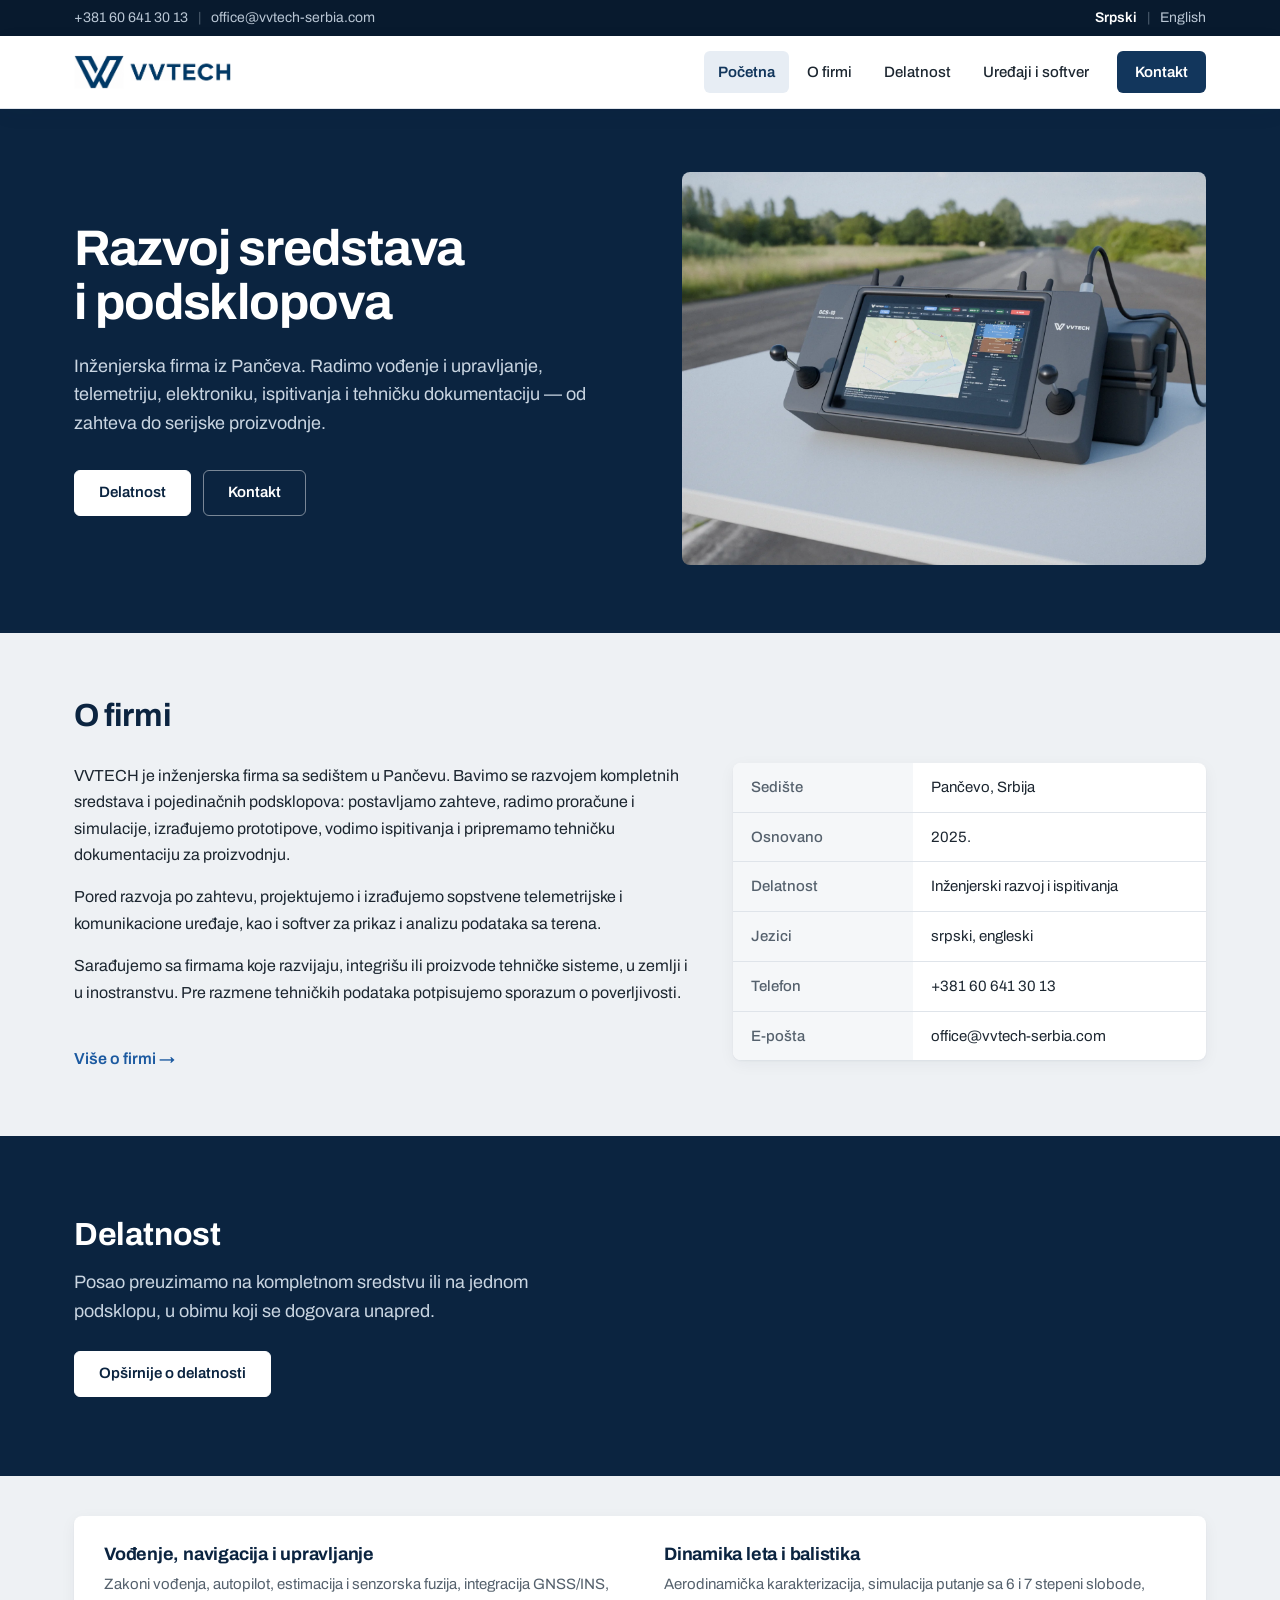
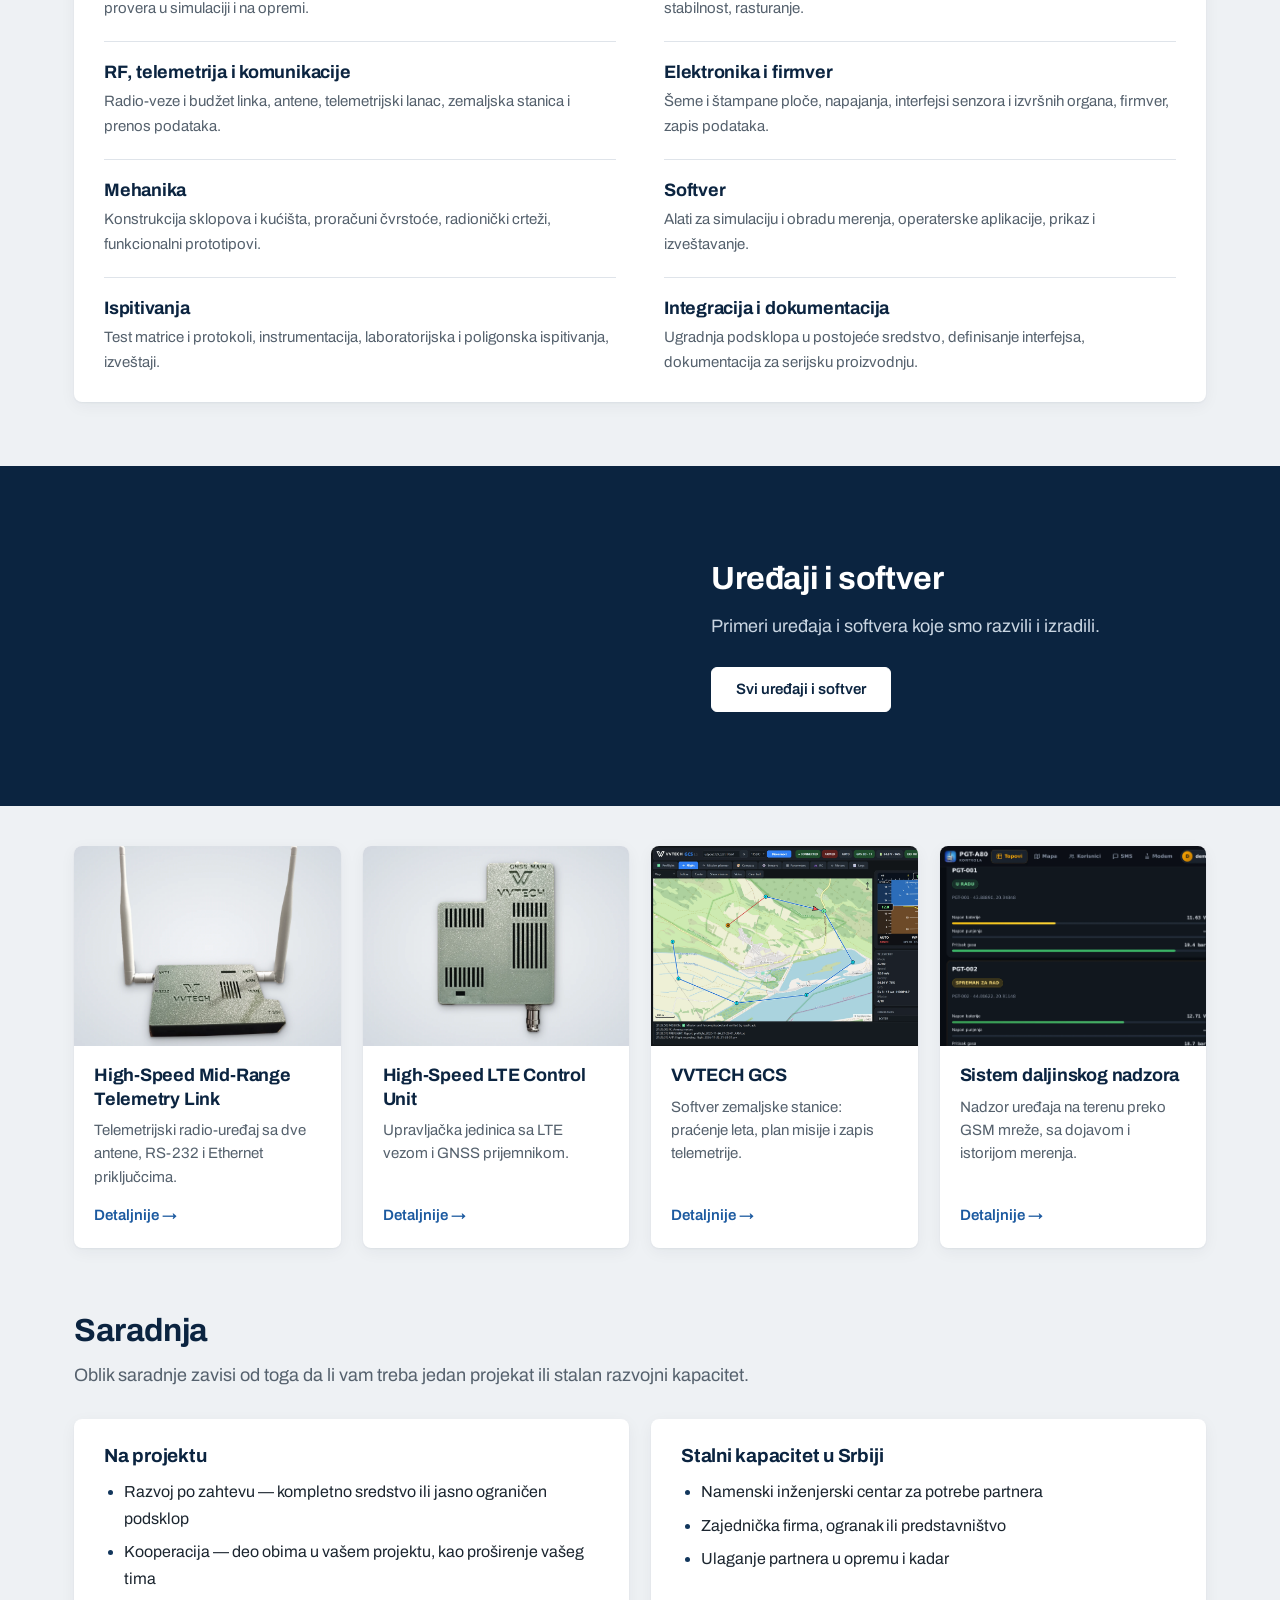
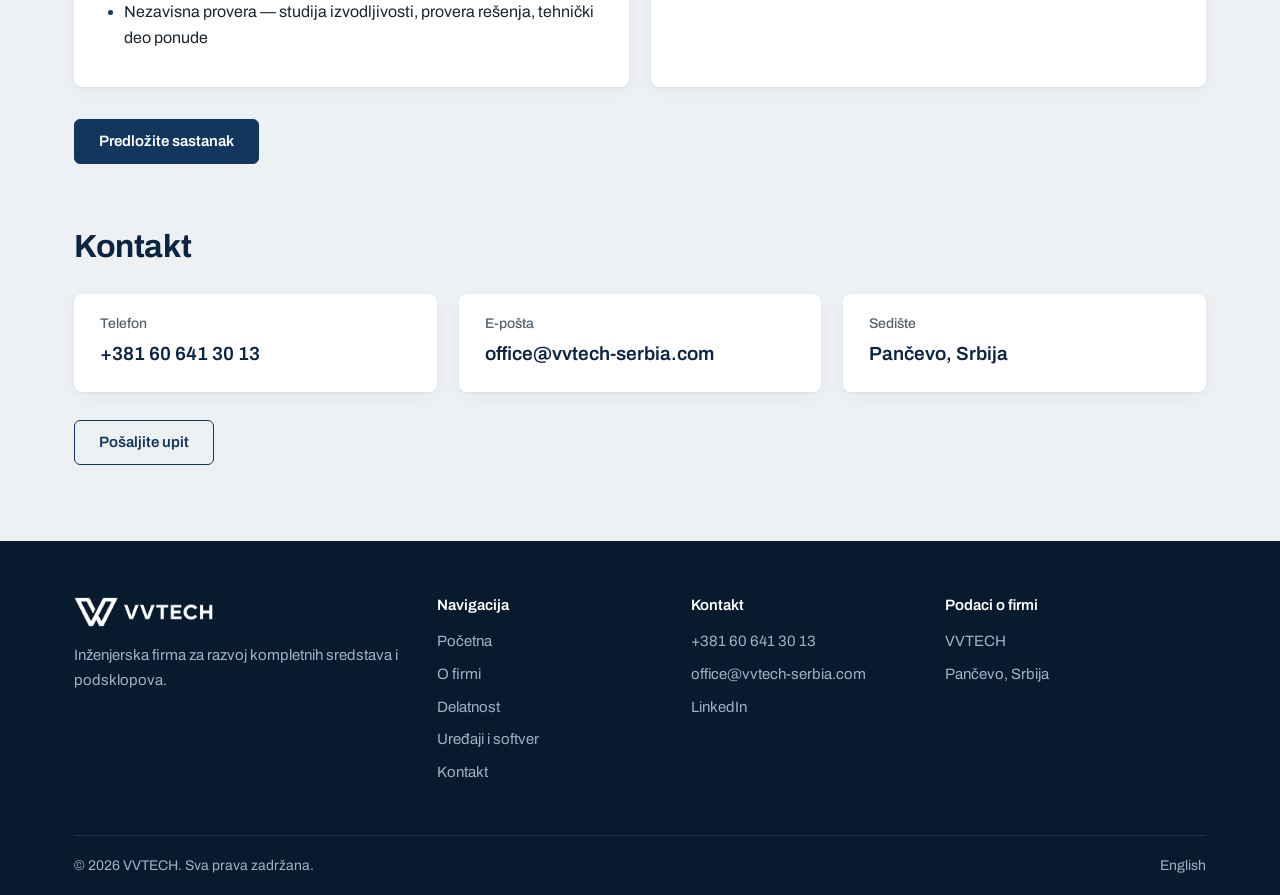
<file: index.html>
<!DOCTYPE html>
<html lang="sr">
<head>
<meta charset="UTF-8">
<meta name="viewport" content="width=device-width, initial-scale=1.0, viewport-fit=cover">
<title>VVTECH — razvoj sredstava i podsklopova</title>
<meta name="description" content="VVTECH je inženjerska firma iz Pančeva. Razvoj kompletnih sredstava i podsklopova: vođenje i upravljanje, dinamika leta, telemetrija, elektronika, ispitivanja i tehnička dokumentacija za proizvodnju.">
<meta name="author" content="VVTECH">
<meta name="robots" content="index, follow">
<link rel="canonical" href="https://vvtech-serbia.com/">
<link rel="alternate" hreflang="sr" href="https://vvtech-serbia.com/">
<link rel="alternate" hreflang="en" href="https://vvtech-serbia.com/en/">
<link rel="alternate" hreflang="x-default" href="https://vvtech-serbia.com/en/">
<meta property="og:type" content="website">
<meta property="og:site_name" content="VVTECH">
<meta property="og:title" content="VVTECH — razvoj sredstava i podsklopova">
<meta property="og:description" content="Inženjerska firma iz Pančeva: vođenje i upravljanje, telemetrija, elektronika, ispitivanja i tehnička dokumentacija za proizvodnju.">
<meta property="og:url" content="https://vvtech-serbia.com/">
<meta property="og:image" content="https://vvtech-serbia.com/assets/og-vvtech.png">
<meta name="twitter:card" content="summary_large_image">
<meta name="theme-color" content="#0b2440">
<link rel="icon" type="image/svg+xml" href="assets/favicon.svg">
<link rel="preconnect" href="https://fonts.googleapis.com">
<link rel="preconnect" href="https://fonts.gstatic.com" crossorigin>
<link href="https://fonts.googleapis.com/css2?family=Archivo:wght@400;500;600;700&display=swap" rel="stylesheet">
<link rel="stylesheet" href="css/style.css?v=22">
</head>
<body>
<a href="#sadrzaj" class="skip">Preskoči na sadržaj</a>

<div class="topbar">
  <div class="container">
    <div>
      <a href="tel:+381606413013">+381 60 641 30 13</a><span class="sep">|</span><a href="mailto:office@vvtech-serbia.com">office@vvtech-serbia.com</a>
    </div>
    <div class="langs">
      <a href="./" class="on" lang="sr">Srpski</a><span class="sep">|</span><a href="en/" lang="en">English</a>
    </div>
  </div>
</div>

<header class="header">
  <div class="container">
    <a class="logo" href="./"><img src="assets/logo-horizontal.png" alt="VVTECH" width="166" height="36"></a>
    <button class="menu-toggle" type="button" aria-expanded="false" aria-controls="meni">Meni</button>
    <ul class="menu" id="meni">
      <li><a href="./" class="active">Početna</a></li>
      <li><a href="o-nama/">O firmi</a></li>
      <li><a href="usluge/">Delatnost</a></li>
      <li><a href="projekti/">Uređaji i softver</a></li>
      <li class="cta"><a href="kontakt/">Kontakt</a></li>
    </ul>
  </div>
</header>

<main id="sadrzaj">

  <section class="hero">
    <div class="container">
      <div class="hero-text">
        <h1>Razvoj sredstava i&nbsp;podsklopova</h1>
        <p>Inženjerska firma iz Pančeva. Radimo vođenje i upravljanje, telemetriju, elektroniku, ispitivanja
          i tehničku dokumentaciju — od zahteva do serijske proizvodnje.</p>
        <div class="hero-buttons">
          <a class="btn" href="usluge/">Delatnost</a>
          <a class="btn btn-outline" href="kontakt/">Kontakt</a>
        </div>
      </div>
      <!-- hero-fig -->
      <figure class="hero-photo">
        <a href="projekti/#zemaljska-stanica"><img src="assets/products/zemaljska-stanica.webp" alt="Prenosna zemaljska stanica sa dve komandne palice, prikaz na pisti" width="1600" height="1200"></a>
      </figure>
      <!-- /hero-fig -->
    </div>
  </section>

  <section class="section">
    <div class="container">
      <h2>O firmi</h2>
      <div class="two body">
        <div>
          <p>VVTECH je inženjerska firma sa sedištem u Pančevu. Bavimo se razvojem kompletnih sredstava
            i pojedinačnih podsklopova: postavljamo zahteve, radimo proračune i simulacije, izrađujemo
            prototipove, vodimo ispitivanja i pripremamo tehničku dokumentaciju za proizvodnju.</p>
          <p>Pored razvoja po zahtevu, projektujemo i izrađujemo sopstvene telemetrijske i komunikacione
            uređaje, kao i softver za prikaz i analizu podataka sa terena.</p>
          <p>Sarađujemo sa firmama koje razvijaju, integrišu ili proizvode tehničke sisteme, u zemlji i u
            inostranstvu. Pre razmene tehničkih podataka potpisujemo sporazum o poverljivosti.</p>
          <a class="more-link" href="o-nama/">Više o firmi &rarr;</a>
        </div>
        <table class="facts">
          <tr><th>Sedište</th><td>Pančevo, Srbija</td></tr>
          <tr><th>Osnovano</th><td>2025.</td></tr>
          <tr><th>Delatnost</th><td>Inženjerski razvoj i ispitivanja</td></tr>
          <tr><th>Jezici</th><td>srpski, engleski</td></tr>
          <tr><th>Telefon</th><td>+381 60 641 30 13</td></tr>
          <tr><th>E-pošta</th><td>office@vvtech-serbia.com</td></tr>
        </table>
      </div>
    </div>
  </section>

  <section class="band">
    <div class="container">
      <div class="band-text">
        <h2>Delatnost</h2>
        <p>Posao preuzimamo na kompletnom sredstvu ili na jednom podsklopu, u obimu koji se
          dogovara unapred.</p>
        <a class="btn" href="usluge/">Opširnije o delatnosti</a>
      </div>
      <div class="band-anim"><canvas id="raketa" aria-hidden="true"></canvas></div>
    </div>
  </section>

  <section class="section after-band">
    <div class="container">
      <div class="areas">
        <div class="area">
          <h3>Vođenje, navigacija i upravljanje</h3>
          <p>Zakoni vođenja, autopilot, estimacija i senzorska fuzija, integracija GNSS/INS, provera u simulaciji i na opremi.</p>
        </div>
        <div class="area">
          <h3>Dinamika leta i balistika</h3>
          <p>Aerodinamička karakterizacija, simulacija putanje sa 6 i 7 stepeni slobode, stabilnost, rasturanje.</p>
        </div>
        <div class="area">
          <h3>RF, telemetrija i komunikacije</h3>
          <p>Radio-veze i budžet linka, antene, telemetrijski lanac, zemaljska stanica i prenos podataka.</p>
        </div>
        <div class="area">
          <h3>Elektronika i firmver</h3>
          <p>Šeme i štampane ploče, napajanja, interfejsi senzora i izvršnih organa, firmver, zapis podataka.</p>
        </div>
        <div class="area">
          <h3>Mehanika</h3>
          <p>Konstrukcija sklopova i kućišta, proračuni čvrstoće, radionički crteži, funkcionalni prototipovi.</p>
        </div>
        <div class="area">
          <h3>Softver</h3>
          <p>Alati za simulaciju i obradu merenja, operaterske aplikacije, prikaz i izveštavanje.</p>
        </div>
        <div class="area">
          <h3>Ispitivanja</h3>
          <p>Test matrice i protokoli, instrumentacija, laboratorijska i poligonska ispitivanja, izveštaji.</p>
        </div>
        <div class="area">
          <h3>Integracija i dokumentacija</h3>
          <p>Ugradnja podsklopa u postojeće sredstvo, definisanje interfejsa, dokumentacija za serijsku proizvodnju.</p>
        </div>
      </div>
    </div>
  </section>

  <section class="band band-rev">
    <div class="container">
      <div class="band-anim"><canvas id="dron" aria-hidden="true"></canvas></div>
      <div class="band-text">
        <h2>Uređaji i softver</h2>
        <p>Primeri uređaja i softvera koje smo razvili i izradili.</p>
        <a class="btn" href="projekti/">Svi uređaji i softver</a>
      </div>
    </div>
  </section>

  <section class="section after-band">
    <div class="container">
      <div class="tiles">
        <a class="tile" href="projekti/#telemetry-link">
          <img class="photo" src="assets/products/hs-mid-range-telemetry-svetla.webp" alt="High-Speed Mid-Range Telemetry Link" width="1600" height="1200" loading="lazy">
          <div class="tile-body">
            <h3>High-Speed Mid-Range Telemetry Link</h3>
            <p>Telemetrijski radio-uređaj sa dve antene, RS-232 i Ethernet priključcima.</p>
            <span class="more">Detaljnije &rarr;</span>
          </div>
        </a>
        <a class="tile" href="projekti/#lte-control-unit">
          <img class="photo" src="assets/products/hs-lte-control-unit-svetla.webp" alt="High-Speed LTE Control Unit" width="1600" height="1200" loading="lazy">
          <div class="tile-body">
            <h3>High-Speed LTE Control Unit</h3>
            <p>Upravljačka jedinica sa LTE vezom i GNSS prijemnikom.</p>
            <span class="more">Detaljnije &rarr;</span>
          </div>
        </a>
        <a class="tile" href="projekti/#gcs">
          <img src="assets/projects/gnc.webp?v=16" alt="Zemaljska stanica VVTECH GCS" width="2400" height="1500" loading="lazy">
          <div class="tile-body">
            <h3>VVTECH GCS</h3>
            <p>Softver zemaljske stanice: praćenje leta, plan misije i zapis telemetrije.</p>
            <span class="more">Detaljnije &rarr;</span>
          </div>
        </a>
        <a class="tile" href="projekti/#nadzor">
          <img src="assets/projects/nadzor.webp?v=14" alt="Aplikacija za daljinski nadzor uređaja" width="2400" height="1720" loading="lazy">
          <div class="tile-body">
            <h3>Sistem daljinskog nadzora</h3>
            <p>Nadzor uređaja na terenu preko GSM mreže, sa dojavom i istorijom merenja.</p>
            <span class="more">Detaljnije &rarr;</span>
          </div>
        </a>
      </div>
    </div>
  </section>

  <section class="section">
    <div class="container">
      <h2>Saradnja</h2>
      <p class="intro">Oblik saradnje zavisi od toga da li vam treba jedan projekat ili stalan razvojni
        kapacitet.</p>
      <div class="lists body">
        <div>
          <h3>Na projektu</h3>
          <ul>
            <li>Razvoj po zahtevu — kompletno sredstvo ili jasno ograničen podsklop</li>
            <li>Kooperacija — deo obima u vašem projektu, kao proširenje vašeg tima</li>
            <li>Nezavisna provera — studija izvodljivosti, provera rešenja, tehnički deo ponude</li>
          </ul>
        </div>
        <div>
          <h3>Stalni kapacitet u Srbiji</h3>
          <ul>
            <li>Namenski inženjerski centar za potrebe partnera</li>
            <li>Zajednička firma, ogranak ili predstavništvo</li>
            <li>Ulaganje partnera u opremu i kadar</li>
          </ul>
        </div>
      </div>
      <a class="btn" href="kontakt/" style="margin-top:32px">Predložite sastanak</a>
    </div>
  </section>

  <section class="section">
    <div class="container">
      <h2>Kontakt</h2>
      <div class="contact-cols body">
        <div><h3>Telefon</h3><p><a href="tel:+381606413013">+381 60 641 30 13</a></p></div>
        <div><h3>E-pošta</h3><p><a href="mailto:office@vvtech-serbia.com">office@vvtech-serbia.com</a></p></div>
        <div><h3>Sedište</h3><p>Pančevo, Srbija</p></div>
      </div>
      <a class="btn btn-outline" href="kontakt/" style="margin-top:28px">Pošaljite upit</a>
    </div>
  </section>

  <script src="js/raketa.js?v=22" defer></script>
  <script src="js/dron.js?v=22" defer></script>
</main>

<footer class="footer">
  <div class="container">
    <div class="cols">
      <div>
        <img src="assets/logo-horizontal-white.png" alt="VVTECH" width="139" height="30">
        <p>Inženjerska firma za razvoj kompletnih sredstava i podsklopova.</p>
      </div>
      <div>
        <h4>Navigacija</h4>
        <ul>
          <li><a href="./">Početna</a></li>
          <li><a href="o-nama/">O firmi</a></li>
          <li><a href="usluge/">Delatnost</a></li>
          <li><a href="projekti/">Uređaji i softver</a></li>
          <li><a href="kontakt/">Kontakt</a></li>
        </ul>
      </div>
      <div>
        <h4>Kontakt</h4>
        <ul>
          <li><a href="tel:+381606413013">+381 60 641 30 13</a></li>
          <li><a href="mailto:office@vvtech-serbia.com">office@vvtech-serbia.com</a></li>
          <li><a href="https://www.linkedin.com/company/vvtech-serbia/">LinkedIn</a></li>
        </ul>
      </div>
      <div>
        <h4>Podaci o firmi</h4>
        <ul>
          <li>VVTECH</li>
          <li>Pančevo, Srbija</li>
        </ul>
      </div>
    </div>
    <div class="bottom">
      <span>&copy; <span id="year">2026</span> VVTECH. Sva prava zadržana.</span>
      <span><a href="en/" lang="en">English</a></span>
    </div>
  </div>
</footer>
<script src="js/main.js?v=22"></script>
</body>
</html>
</file>
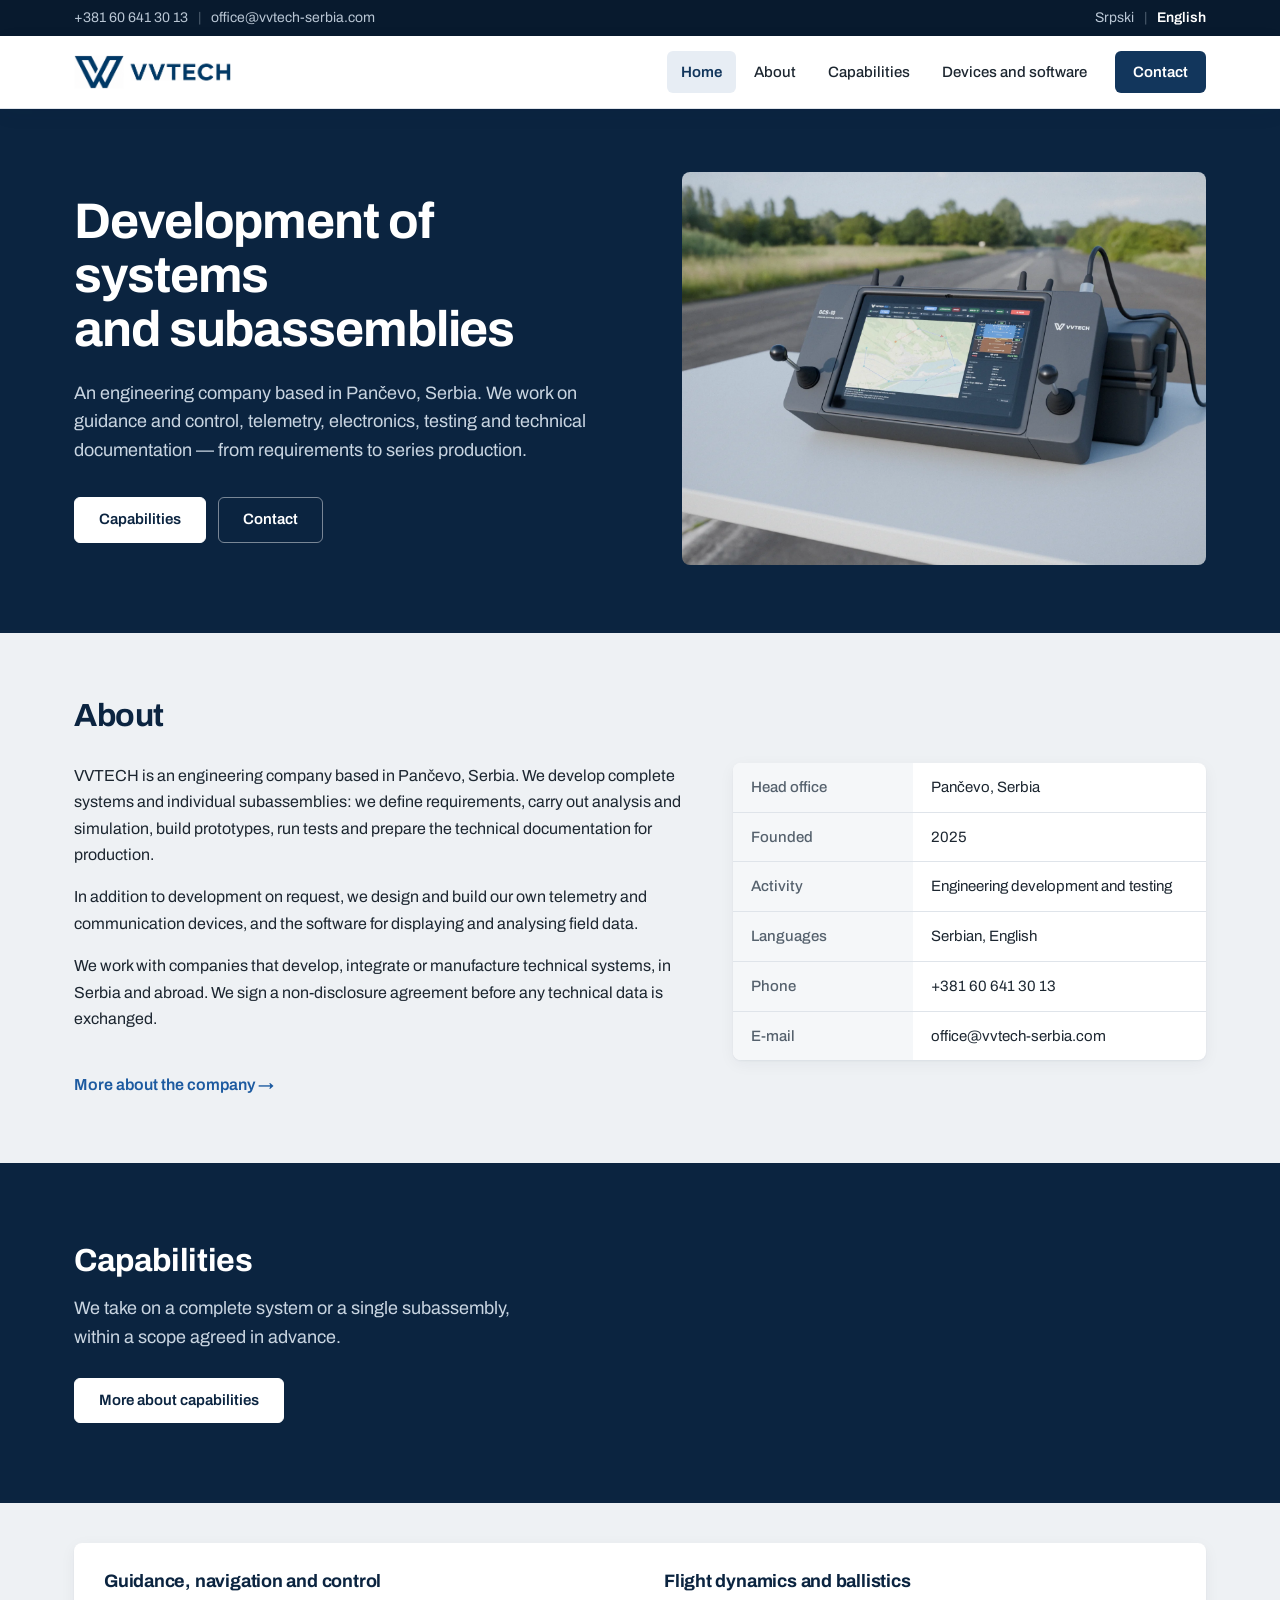
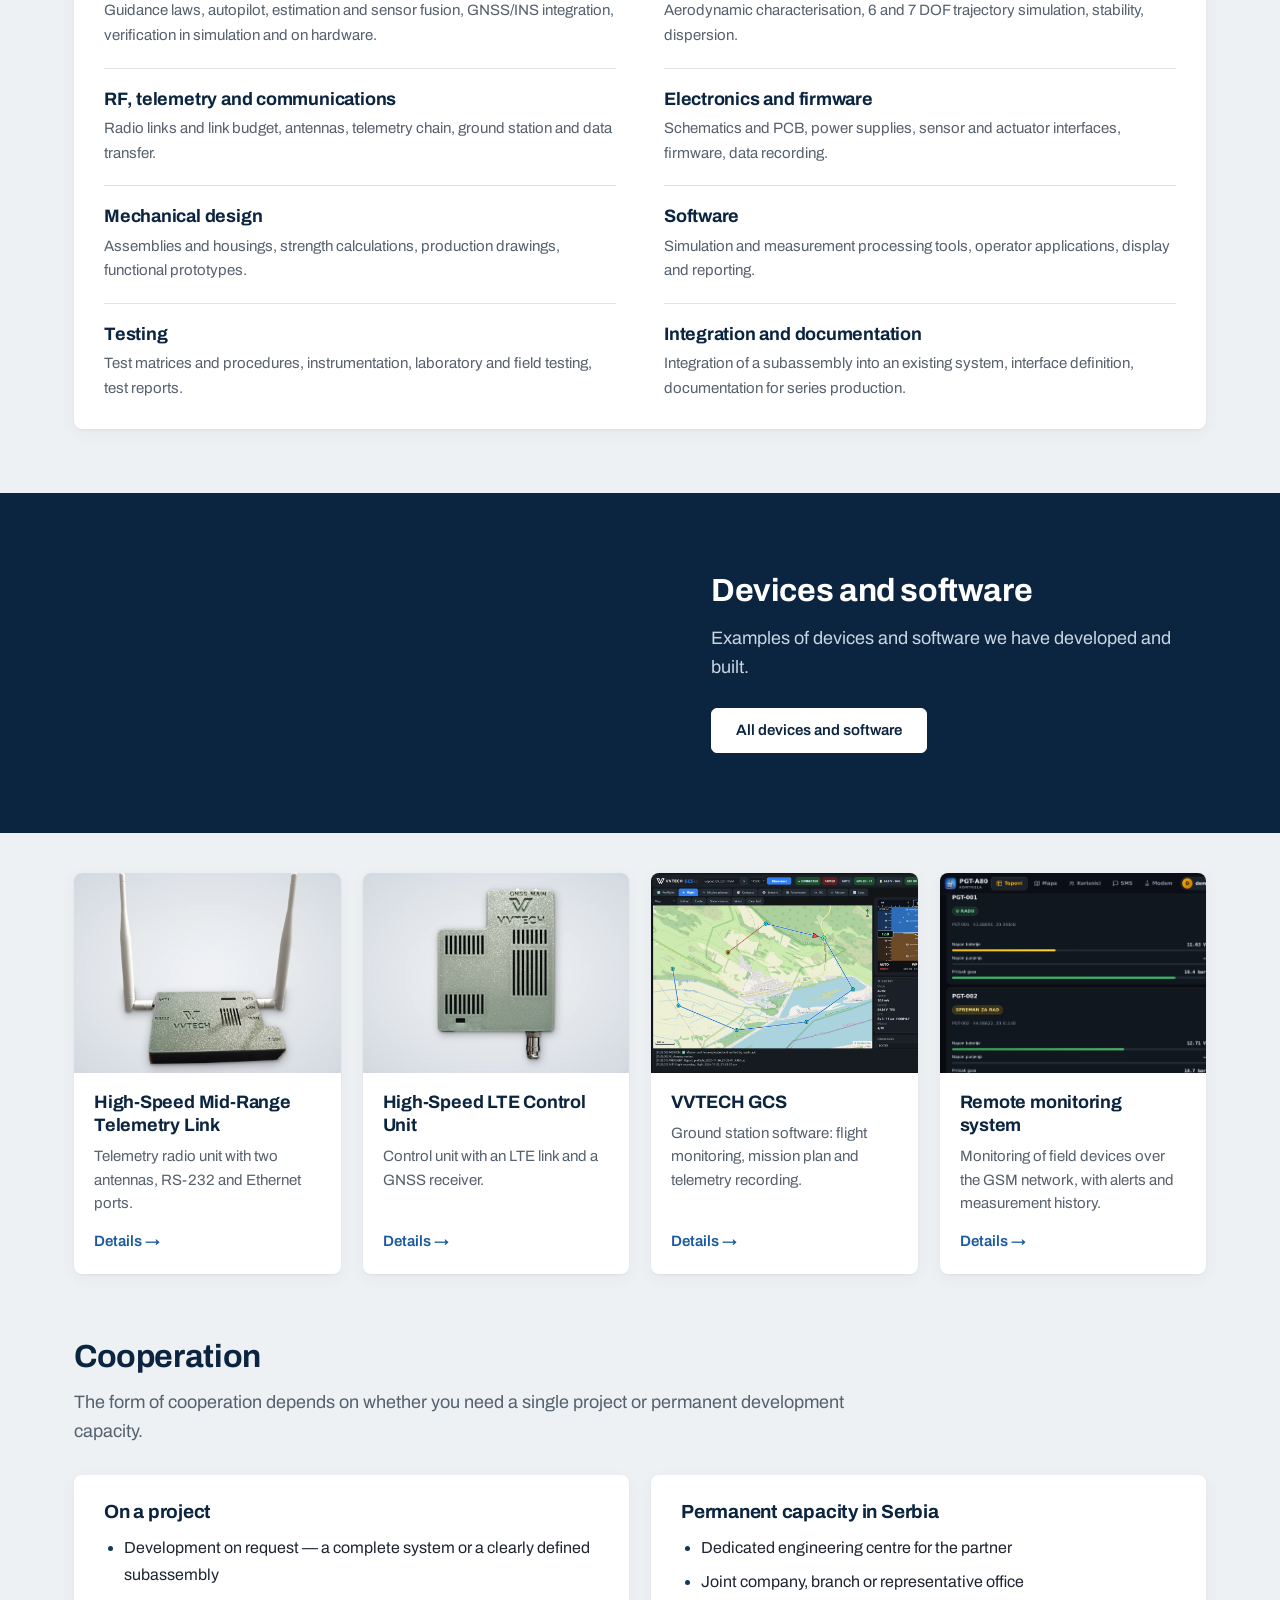
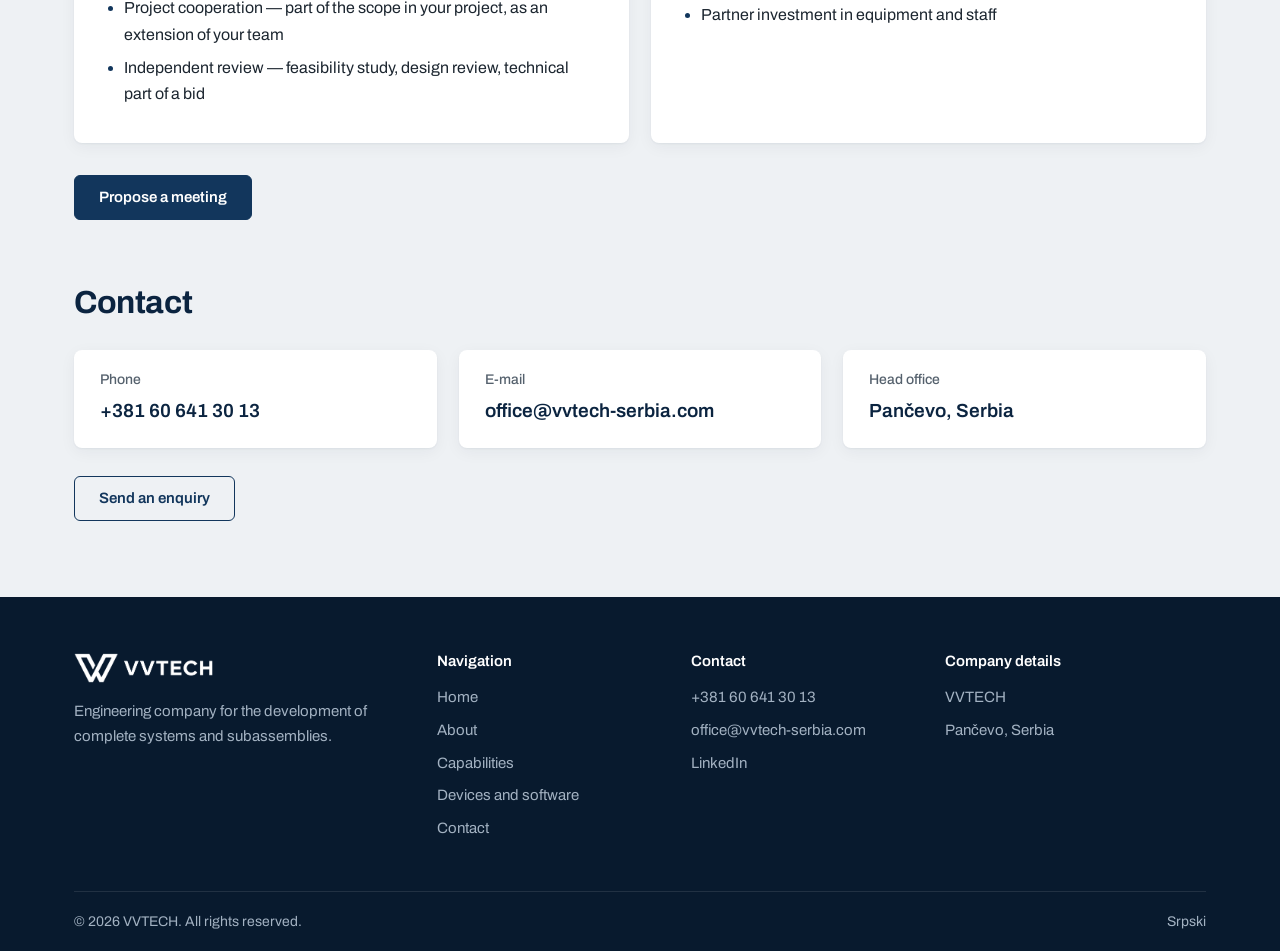
<file: en/index.html>
<!DOCTYPE html>
<html lang="en">
<head>
<meta charset="UTF-8">
<meta name="viewport" content="width=device-width, initial-scale=1.0, viewport-fit=cover">
<title>VVTECH — development of systems and subassemblies</title>
<meta name="description" content="VVTECH is an engineering company based in Pančevo, Serbia. Development of complete systems and subassemblies: guidance and control, flight dynamics, telemetry, electronics, testing and technical documentation for production.">
<meta name="author" content="VVTECH">
<meta name="robots" content="index, follow">
<link rel="canonical" href="https://vvtech-serbia.com/en/">
<link rel="alternate" hreflang="sr" href="https://vvtech-serbia.com/">
<link rel="alternate" hreflang="en" href="https://vvtech-serbia.com/en/">
<link rel="alternate" hreflang="x-default" href="https://vvtech-serbia.com/en/">
<meta property="og:type" content="website">
<meta property="og:site_name" content="VVTECH">
<meta property="og:title" content="VVTECH — development of systems and subassemblies">
<meta property="og:description" content="Engineering company based in Pančevo, Serbia: guidance and control, telemetry, electronics, testing and technical documentation for production.">
<meta property="og:url" content="https://vvtech-serbia.com/en/">
<meta property="og:image" content="https://vvtech-serbia.com/assets/og-vvtech.png">
<meta name="twitter:card" content="summary_large_image">
<meta name="theme-color" content="#0b2440">
<link rel="icon" type="image/svg+xml" href="../assets/favicon.svg">
<link rel="preconnect" href="https://fonts.googleapis.com">
<link rel="preconnect" href="https://fonts.gstatic.com" crossorigin>
<link href="https://fonts.googleapis.com/css2?family=Archivo:wght@400;500;600;700&display=swap" rel="stylesheet">
<link rel="stylesheet" href="../css/style.css?v=22">
</head>
<body>
<a href="#sadrzaj" class="skip">Skip to content</a>

<div class="topbar">
  <div class="container">
    <div>
      <a href="tel:+381606413013">+381 60 641 30 13</a><span class="sep">|</span><a href="mailto:office@vvtech-serbia.com">office@vvtech-serbia.com</a>
    </div>
    <div class="langs">
      <a href="../" lang="sr">Srpski</a><span class="sep">|</span><a href="./" class="on" lang="en">English</a>
    </div>
  </div>
</div>

<header class="header">
  <div class="container">
    <a class="logo" href="./"><img src="../assets/logo-horizontal.png" alt="VVTECH" width="166" height="36"></a>
    <button class="menu-toggle" type="button" aria-expanded="false" aria-controls="meni">Menu</button>
    <ul class="menu" id="meni">
      <li><a href="./" class="active">Home</a></li>
      <li><a href="about/">About</a></li>
      <li><a href="services/">Capabilities</a></li>
      <li><a href="projects/">Devices and software</a></li>
      <li class="cta"><a href="contact/">Contact</a></li>
    </ul>
  </div>
</header>

<main id="sadrzaj">

  <section class="hero">
    <div class="container">
      <div class="hero-text">
        <h1>Development of systems and&nbsp;subassemblies</h1>
        <p>An engineering company based in Pančevo, Serbia. We work on guidance and control, telemetry,
          electronics, testing and technical documentation — from requirements to series production.</p>
        <div class="hero-buttons">
          <a class="btn" href="services/">Capabilities</a>
          <a class="btn btn-outline" href="contact/">Contact</a>
        </div>
      </div>
      <!-- hero-fig -->
      <figure class="hero-photo">
        <a href="projects/#zemaljska-stanica"><img src="../assets/products/zemaljska-stanica.webp" alt="Portable ground station with two joysticks, shown on a runway" width="1600" height="1200"></a>
      </figure>
      <!-- /hero-fig -->
    </div>
  </section>

  <section class="section">
    <div class="container">
      <h2>About</h2>
      <div class="two body">
        <div>
          <p>VVTECH is an engineering company based in Pančevo, Serbia. We develop complete systems and
            individual subassemblies: we define requirements, carry out analysis and simulation, build
            prototypes, run tests and prepare the technical documentation for production.</p>
          <p>In addition to development on request, we design and build our own telemetry and
            communication devices, and the software for displaying and analysing field data.</p>
          <p>We work with companies that develop, integrate or manufacture technical systems, in Serbia
            and abroad. We sign a non-disclosure agreement before any technical data is exchanged.</p>
          <a class="more-link" href="about/">More about the company &rarr;</a>
        </div>
        <table class="facts">
          <tr><th>Head office</th><td>Pančevo, Serbia</td></tr>
          <tr><th>Founded</th><td>2025</td></tr>
          <tr><th>Activity</th><td>Engineering development and testing</td></tr>
          <tr><th>Languages</th><td>Serbian, English</td></tr>
          <tr><th>Phone</th><td>+381 60 641 30 13</td></tr>
          <tr><th>E-mail</th><td>office@vvtech-serbia.com</td></tr>
        </table>
      </div>
    </div>
  </section>

  <section class="band">
    <div class="container">
      <div class="band-text">
        <h2>Capabilities</h2>
        <p>We take on a complete system or a single subassembly, within a scope agreed in advance.</p>
        <a class="btn" href="services/">More about capabilities</a>
      </div>
      <div class="band-anim"><canvas id="raketa" aria-hidden="true"></canvas></div>
    </div>
  </section>

  <section class="section after-band">
    <div class="container">
      <div class="areas">
        <div class="area">
          <h3>Guidance, navigation and control</h3>
          <p>Guidance laws, autopilot, estimation and sensor fusion, GNSS/INS integration, verification in simulation and on hardware.</p>
        </div>
        <div class="area">
          <h3>Flight dynamics and ballistics</h3>
          <p>Aerodynamic characterisation, 6 and 7 DOF trajectory simulation, stability, dispersion.</p>
        </div>
        <div class="area">
          <h3>RF, telemetry and communications</h3>
          <p>Radio links and link budget, antennas, telemetry chain, ground station and data transfer.</p>
        </div>
        <div class="area">
          <h3>Electronics and firmware</h3>
          <p>Schematics and PCB, power supplies, sensor and actuator interfaces, firmware, data recording.</p>
        </div>
        <div class="area">
          <h3>Mechanical design</h3>
          <p>Assemblies and housings, strength calculations, production drawings, functional prototypes.</p>
        </div>
        <div class="area">
          <h3>Software</h3>
          <p>Simulation and measurement processing tools, operator applications, display and reporting.</p>
        </div>
        <div class="area">
          <h3>Testing</h3>
          <p>Test matrices and procedures, instrumentation, laboratory and field testing, test reports.</p>
        </div>
        <div class="area">
          <h3>Integration and documentation</h3>
          <p>Integration of a subassembly into an existing system, interface definition, documentation for series production.</p>
        </div>
      </div>
    </div>
  </section>

  <section class="band band-rev">
    <div class="container">
      <div class="band-anim"><canvas id="dron" aria-hidden="true"></canvas></div>
      <div class="band-text">
        <h2>Devices and software</h2>
        <p>Examples of devices and software we have developed and built.</p>
        <a class="btn" href="projects/">All devices and software</a>
      </div>
    </div>
  </section>

  <section class="section after-band">
    <div class="container">
      <div class="tiles">
        <a class="tile" href="projects/#telemetry-link">
          <img class="photo" src="../assets/products/hs-mid-range-telemetry-svetla.webp" alt="High-Speed Mid-Range Telemetry Link" width="1600" height="1200" loading="lazy">
          <div class="tile-body">
            <h3>High-Speed Mid-Range Telemetry Link</h3>
            <p>Telemetry radio unit with two antennas, RS-232 and Ethernet ports.</p>
            <span class="more">Details &rarr;</span>
          </div>
        </a>
        <a class="tile" href="projects/#lte-control-unit">
          <img class="photo" src="../assets/products/hs-lte-control-unit-svetla.webp" alt="High-Speed LTE Control Unit" width="1600" height="1200" loading="lazy">
          <div class="tile-body">
            <h3>High-Speed LTE Control Unit</h3>
            <p>Control unit with an LTE link and a GNSS receiver.</p>
            <span class="more">Details &rarr;</span>
          </div>
        </a>
        <a class="tile" href="projects/#gcs">
          <img src="../assets/projects/gnc.webp?v=16" alt="VVTECH GCS ground station software" width="2400" height="1500" loading="lazy">
          <div class="tile-body">
            <h3>VVTECH GCS</h3>
            <p>Ground station software: flight monitoring, mission plan and telemetry recording.</p>
            <span class="more">Details &rarr;</span>
          </div>
        </a>
        <a class="tile" href="projects/#nadzor">
          <img src="../assets/projects/nadzor.webp?v=14" alt="Remote monitoring application" width="2400" height="1720" loading="lazy">
          <div class="tile-body">
            <h3>Remote monitoring system</h3>
            <p>Monitoring of field devices over the GSM network, with alerts and measurement history.</p>
            <span class="more">Details &rarr;</span>
          </div>
        </a>
      </div>
    </div>
  </section>

  <section class="section">
    <div class="container">
      <h2>Cooperation</h2>
      <p class="intro">The form of cooperation depends on whether you need a single project or permanent
        development capacity.</p>
      <div class="lists body">
        <div>
          <h3>On a project</h3>
          <ul>
            <li>Development on request — a complete system or a clearly defined subassembly</li>
            <li>Project cooperation — part of the scope in your project, as an extension of your team</li>
            <li>Independent review — feasibility study, design review, technical part of a bid</li>
          </ul>
        </div>
        <div>
          <h3>Permanent capacity in Serbia</h3>
          <ul>
            <li>Dedicated engineering centre for the partner</li>
            <li>Joint company, branch or representative office</li>
            <li>Partner investment in equipment and staff</li>
          </ul>
        </div>
      </div>
      <a class="btn" href="contact/" style="margin-top:32px">Propose a meeting</a>
    </div>
  </section>

  <section class="section">
    <div class="container">
      <h2>Contact</h2>
      <div class="contact-cols body">
        <div><h3>Phone</h3><p><a href="tel:+381606413013">+381 60 641 30 13</a></p></div>
        <div><h3>E-mail</h3><p><a href="mailto:office@vvtech-serbia.com">office@vvtech-serbia.com</a></p></div>
        <div><h3>Head office</h3><p>Pančevo, Serbia</p></div>
      </div>
      <a class="btn btn-outline" href="contact/" style="margin-top:28px">Send an enquiry</a>
    </div>
  </section>

  <script src="../js/raketa.js?v=22" defer></script>
  <script src="../js/dron.js?v=22" defer></script>
</main>

<footer class="footer">
  <div class="container">
    <div class="cols">
      <div>
        <img src="../assets/logo-horizontal-white.png" alt="VVTECH" width="139" height="30">
        <p>Engineering company for the development of complete systems and subassemblies.</p>
      </div>
      <div>
        <h4>Navigation</h4>
        <ul>
          <li><a href="./">Home</a></li>
          <li><a href="about/">About</a></li>
          <li><a href="services/">Capabilities</a></li>
          <li><a href="projects/">Devices and software</a></li>
          <li><a href="contact/">Contact</a></li>
        </ul>
      </div>
      <div>
        <h4>Contact</h4>
        <ul>
          <li><a href="tel:+381606413013">+381 60 641 30 13</a></li>
          <li><a href="mailto:office@vvtech-serbia.com">office@vvtech-serbia.com</a></li>
          <li><a href="https://www.linkedin.com/company/vvtech-serbia/">LinkedIn</a></li>
        </ul>
      </div>
      <div>
        <h4>Company details</h4>
        <ul>
          <li>VVTECH</li>
          <li>Pančevo, Serbia</li>
        </ul>
      </div>
    </div>
    <div class="bottom">
      <span>&copy; <span id="year">2026</span> VVTECH. All rights reserved.</span>
      <span><a href="../" lang="sr">Srpski</a></span>
    </div>
  </div>
</footer>
<script src="../js/main.js?v=22"></script>
</body>
</html>
</file>
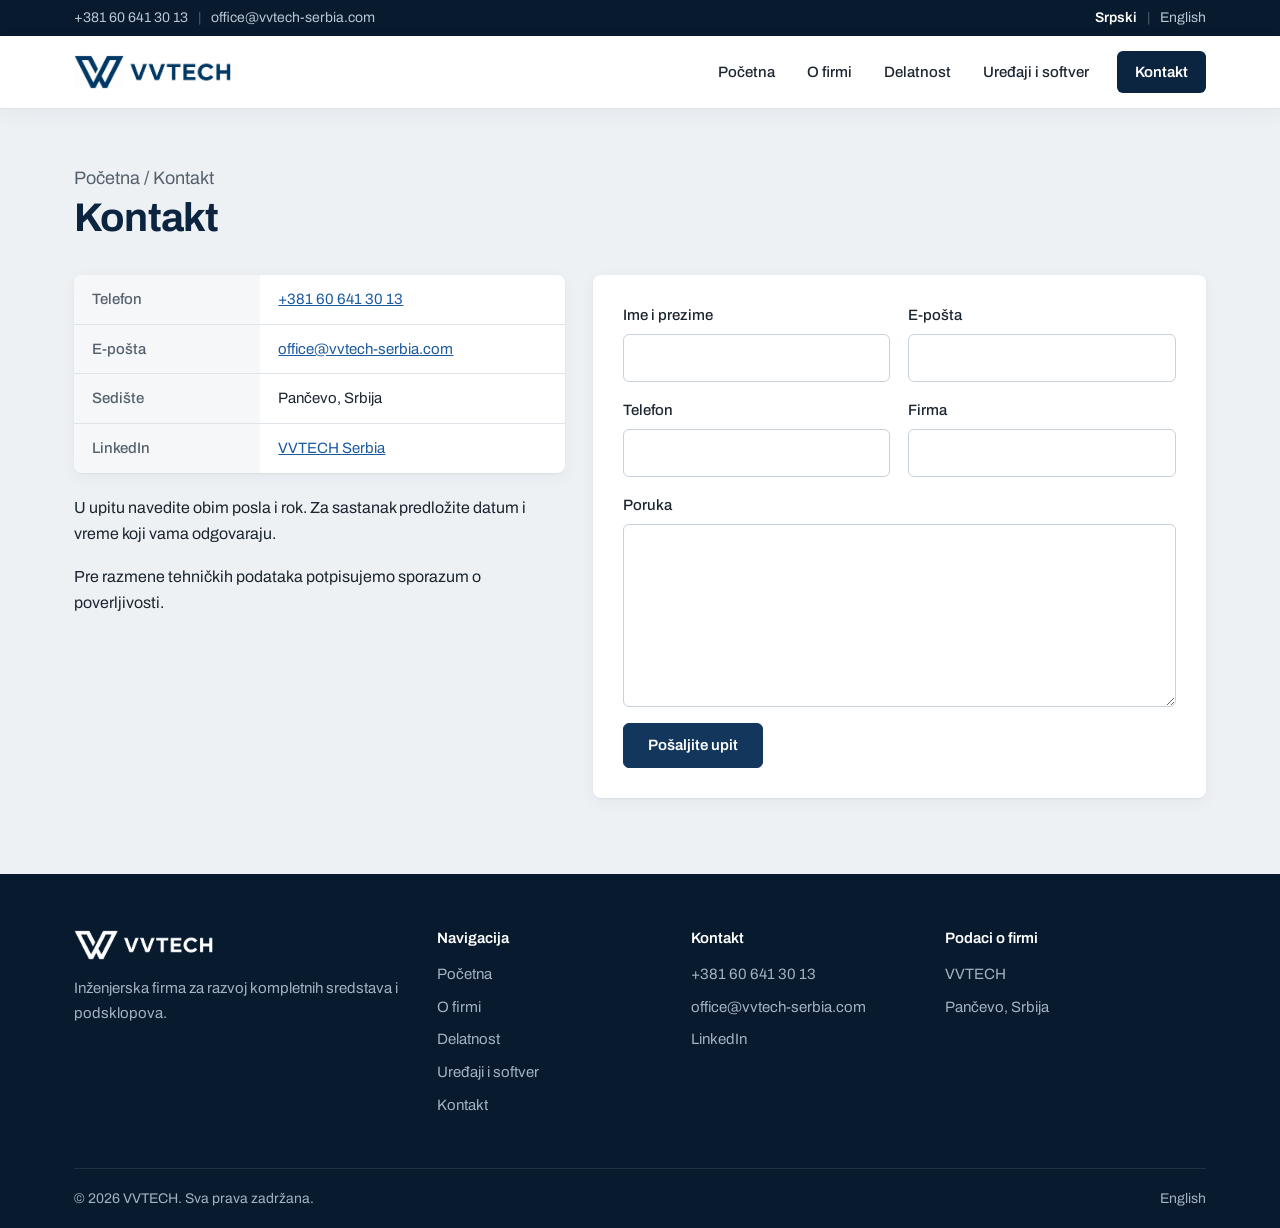
<file: kontakt/index.html>
<!DOCTYPE html>
<html lang="sr">
<head>
<meta charset="UTF-8">
<meta name="viewport" content="width=device-width, initial-scale=1.0, viewport-fit=cover">
<title>Kontakt | VVTECH</title>
<meta name="description" content="Kontakt VVTECH: +381 60 641 30 13, office@vvtech-serbia.com, Pančevo, Srbija.">
<meta name="author" content="VVTECH">
<meta name="robots" content="index, follow">
<link rel="canonical" href="https://vvtech-serbia.com/kontakt/">
<link rel="alternate" hreflang="sr" href="https://vvtech-serbia.com/kontakt/">
<link rel="alternate" hreflang="en" href="https://vvtech-serbia.com/en/contact/">
<link rel="alternate" hreflang="x-default" href="https://vvtech-serbia.com/en/contact/">
<meta property="og:type" content="website">
<meta property="og:site_name" content="VVTECH">
<meta property="og:title" content="Kontakt | VVTECH">
<meta property="og:description" content="Kontakt VVTECH: +381 60 641 30 13, office@vvtech-serbia.com, Pančevo, Srbija.">
<meta property="og:url" content="https://vvtech-serbia.com/kontakt/">
<meta property="og:image" content="https://vvtech-serbia.com/assets/og-vvtech.png">
<meta name="twitter:card" content="summary_large_image">
<meta name="theme-color" content="#0b2440">
<link rel="icon" type="image/svg+xml" href="../assets/favicon.svg">
<link rel="preconnect" href="https://fonts.googleapis.com">
<link rel="preconnect" href="https://fonts.gstatic.com" crossorigin>
<link href="https://fonts.googleapis.com/css2?family=Archivo:wght@400;500;600;700&display=swap" rel="stylesheet">
<link rel="stylesheet" href="../css/style.css?v=22">
</head>
<body>
<a href="#sadrzaj" class="skip">Preskoči na sadržaj</a>

<div class="topbar">
  <div class="container">
    <div>
      <a href="tel:+381606413013">+381 60 641 30 13</a><span class="sep">|</span><a href="mailto:office@vvtech-serbia.com">office@vvtech-serbia.com</a>
    </div>
    <div class="langs"><a href="./" class="on" lang="sr">Srpski</a><span class="sep">|</span><a href="../en/contact/" lang="en">English</a></div>
  </div>
</div>

<header class="header">
  <div class="container">
    <a class="logo" href="../"><img src="../assets/logo-horizontal.png" alt="VVTECH" width="166" height="36"></a>
    <button class="menu-toggle" type="button" aria-expanded="false" aria-controls="meni">Meni</button>
    <ul class="menu" id="meni">
      <li><a href="../">Početna</a></li>
      <li><a href="../o-nama/">O firmi</a></li>
      <li><a href="../usluge/">Delatnost</a></li>
      <li><a href="../projekti/">Uređaji i softver</a></li>
      <li class="cta"><a href="../kontakt/" class="active">Kontakt</a></li>
    </ul>
  </div>
</header>

<main id="sadrzaj">
  <section class="pagehead">
    <div class="container">
      <p class="crumbs"><a href="../">Početna</a> / Kontakt</p>
      <h1>Kontakt</h1>
    </div>
  </section>

  <section class="content">
    <div class="container">
      <div class="contact-page">
        <div>
          <table class="facts">
            <tr><th>Telefon</th><td><a href="tel:+381606413013">+381 60 641 30 13</a></td></tr>
            <tr><th>E-pošta</th><td><a href="mailto:office@vvtech-serbia.com">office@vvtech-serbia.com</a></td></tr>
            <tr><th>Sedište</th><td>Pančevo, Srbija</td></tr>
            <tr><th>LinkedIn</th><td><a href="https://www.linkedin.com/company/vvtech-serbia/">VVTECH Serbia</a></td></tr>
          </table>
          <p style="margin-top:22px">U upitu navedite obim posla i rok. Za sastanak predložite datum i vreme
            koji vama odgovaraju.</p>
          <p>Pre razmene tehničkih podataka potpisujemo sporazum o poverljivosti.</p>
        </div>

        <form action="https://formsubmit.co/vvtechserbia@gmail.com" method="POST">
          <input type="hidden" name="_subject" value="Upit sa sajta — VVTECH">
          <input type="hidden" name="_cc" value="office@vvtech-serbia.com">
          <input type="hidden" name="_template" value="table">
          <input type="hidden" name="_captcha" value="false">
          <input type="hidden" name="_next" value="https://vvtech-serbia.com/kontakt/hvala/">
          <input type="text" name="_honey" class="hp" tabindex="-1" autocomplete="off" aria-hidden="true">
          <div class="form-row">
            <label for="f-ime">Ime i prezime<input id="f-ime" type="text" name="Ime" required autocomplete="name"></label>
            <label for="f-mail">E-pošta<input id="f-mail" type="email" name="Email" required autocomplete="email"></label>
          </div>
          <div class="form-row">
            <label for="f-tel">Telefon<input id="f-tel" type="tel" name="Telefon" autocomplete="tel"></label>
            <label for="f-firma">Firma<input id="f-firma" type="text" name="Firma" autocomplete="organization"></label>
          </div>
          <label for="f-poruka">Poruka<textarea id="f-poruka" name="Poruka" rows="7" required></textarea></label>
          <button type="submit" class="btn">Pošaljite upit</button>
        </form>
      </div>
    </div>
  </section>

</main>

<footer class="footer">
  <div class="container">
    <div class="cols">
      <div>
        <img src="../assets/logo-horizontal-white.png" alt="VVTECH" width="139" height="30">
        <p>Inženjerska firma za razvoj kompletnih sredstava i podsklopova.</p>
      </div>
      <div>
        <h4>Navigacija</h4>
        <ul>
          <li><a href="../">Početna</a></li>
          <li><a href="../o-nama/">O firmi</a></li>
          <li><a href="../usluge/">Delatnost</a></li>
          <li><a href="../projekti/">Uređaji i softver</a></li>
          <li><a href="../kontakt/">Kontakt</a></li>
        </ul>
      </div>
      <div>
        <h4>Kontakt</h4>
        <ul>
          <li><a href="tel:+381606413013">+381 60 641 30 13</a></li>
          <li><a href="mailto:office@vvtech-serbia.com">office@vvtech-serbia.com</a></li>
          <li><a href="https://www.linkedin.com/company/vvtech-serbia/">LinkedIn</a></li>
        </ul>
      </div>
      <div>
        <h4>Podaci o firmi</h4>
        <ul>
          <li>VVTECH</li>
          <li>Pančevo, Srbija</li>
        </ul>
      </div>
    </div>
    <div class="bottom">
      <span>&copy; <span id="year">2026</span> VVTECH. Sva prava zadržana.</span>
      <span><a href="../en/contact/" lang="en">English</a></span>
    </div>
  </div>
</footer>
<script src="../js/main.js?v=22"></script>
</body>
</html>
</file>
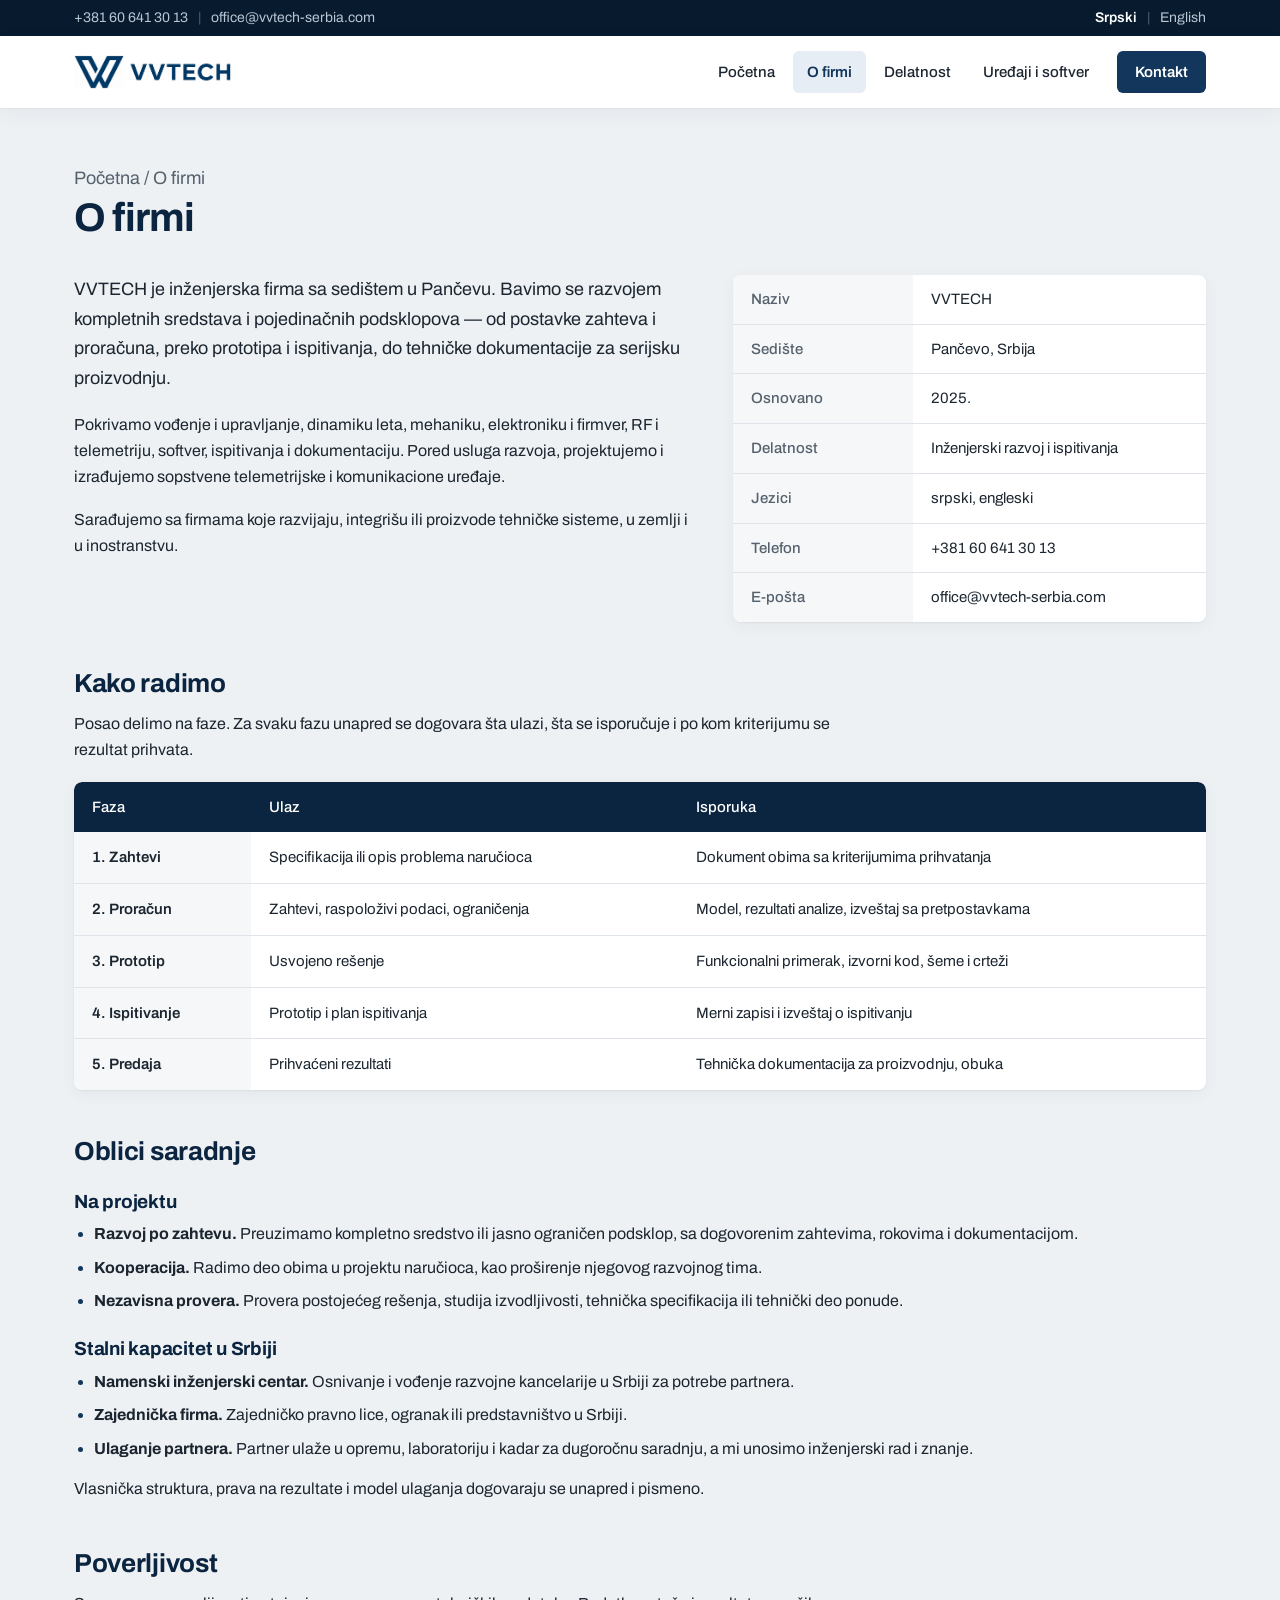
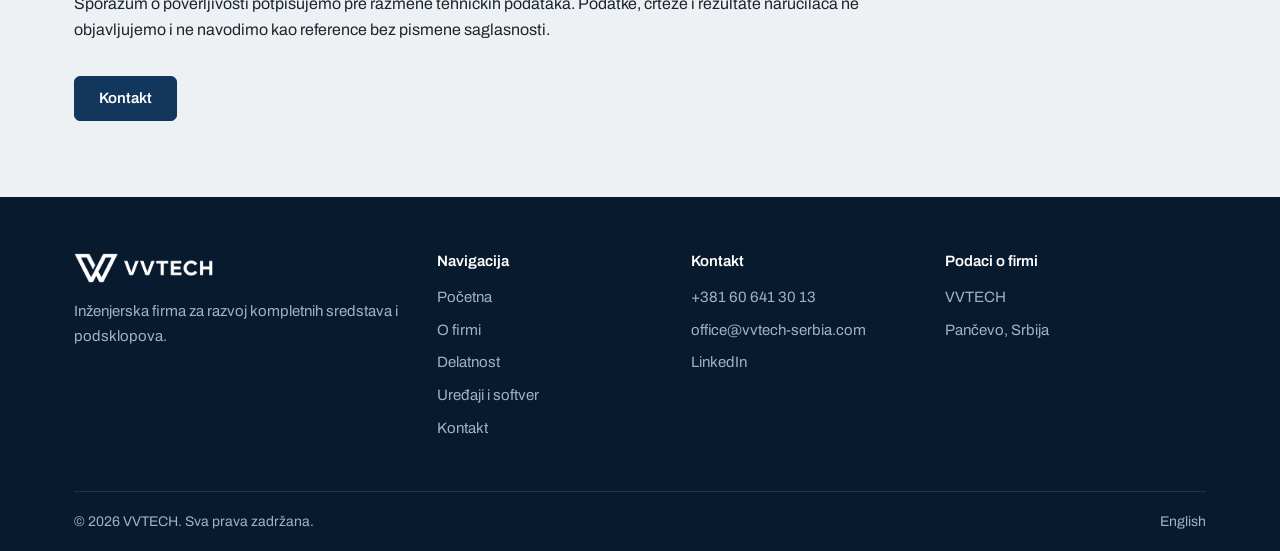
<file: o-nama/index.html>
<!DOCTYPE html>
<html lang="sr">
<head>
<meta charset="UTF-8">
<meta name="viewport" content="width=device-width, initial-scale=1.0, viewport-fit=cover">
<title>O firmi | VVTECH</title>
<meta name="description" content="VVTECH je inženjerska firma iz Pančeva: razvoj kompletnih sredstava i podsklopova, način rada po fazama, oblici saradnje i poverljivost.">
<meta name="author" content="VVTECH">
<meta name="robots" content="index, follow">
<link rel="canonical" href="https://vvtech-serbia.com/o-nama/">
<link rel="alternate" hreflang="sr" href="https://vvtech-serbia.com/o-nama/">
<link rel="alternate" hreflang="en" href="https://vvtech-serbia.com/en/about/">
<link rel="alternate" hreflang="x-default" href="https://vvtech-serbia.com/en/about/">
<meta property="og:type" content="website">
<meta property="og:site_name" content="VVTECH">
<meta property="og:title" content="O firmi | VVTECH">
<meta property="og:description" content="VVTECH je inženjerska firma iz Pančeva: razvoj kompletnih sredstava i podsklopova, način rada po fazama, oblici saradnje i poverljivost.">
<meta property="og:url" content="https://vvtech-serbia.com/o-nama/">
<meta property="og:image" content="https://vvtech-serbia.com/assets/og-vvtech.png">
<meta name="twitter:card" content="summary_large_image">
<meta name="theme-color" content="#0b2440">
<link rel="icon" type="image/svg+xml" href="../assets/favicon.svg">
<link rel="preconnect" href="https://fonts.googleapis.com">
<link rel="preconnect" href="https://fonts.gstatic.com" crossorigin>
<link href="https://fonts.googleapis.com/css2?family=Archivo:wght@400;500;600;700&display=swap" rel="stylesheet">
<link rel="stylesheet" href="../css/style.css?v=22">
</head>
<body>
<a href="#sadrzaj" class="skip">Preskoči na sadržaj</a>

<div class="topbar">
  <div class="container">
    <div>
      <a href="tel:+381606413013">+381 60 641 30 13</a><span class="sep">|</span><a href="mailto:office@vvtech-serbia.com">office@vvtech-serbia.com</a>
    </div>
    <div class="langs"><a href="./" class="on" lang="sr">Srpski</a><span class="sep">|</span><a href="../en/about/" lang="en">English</a></div>
  </div>
</div>

<header class="header">
  <div class="container">
    <a class="logo" href="../"><img src="../assets/logo-horizontal.png" alt="VVTECH" width="166" height="36"></a>
    <button class="menu-toggle" type="button" aria-expanded="false" aria-controls="meni">Meni</button>
    <ul class="menu" id="meni">
      <li><a href="../">Početna</a></li>
      <li><a href="../o-nama/" class="active">O firmi</a></li>
      <li><a href="../usluge/">Delatnost</a></li>
      <li><a href="../projekti/">Uređaji i softver</a></li>
      <li class="cta"><a href="../kontakt/">Kontakt</a></li>
    </ul>
  </div>
</header>

<main id="sadrzaj">
  <section class="pagehead">
    <div class="container">
      <p class="crumbs"><a href="../">Početna</a> / O firmi</p>
      <h1>O firmi</h1>
    </div>
  </section>

  <section class="content">
    <div class="container">
      <div class="two">
        <div>
          <p class="lead">VVTECH je inženjerska firma sa sedištem u Pančevu. Bavimo se razvojem kompletnih
            sredstava i pojedinačnih podsklopova — od postavke zahteva i proračuna, preko prototipa i
            ispitivanja, do tehničke dokumentacije za serijsku proizvodnju.</p>
          <p>Pokrivamo vođenje i upravljanje, dinamiku leta, mehaniku, elektroniku i firmver, RF i
            telemetriju, softver, ispitivanja i dokumentaciju. Pored usluga razvoja, projektujemo i
            izrađujemo sopstvene telemetrijske i komunikacione uređaje.</p>
          <p>Sarađujemo sa firmama koje razvijaju, integrišu ili proizvode tehničke sisteme, u zemlji i u
            inostranstvu.</p>
        </div>
        <table class="facts">
          <tr><th>Naziv</th><td>VVTECH</td></tr>
          <tr><th>Sedište</th><td>Pančevo, Srbija</td></tr>
          <tr><th>Osnovano</th><td>2025.</td></tr>
          <tr><th>Delatnost</th><td>Inženjerski razvoj i ispitivanja</td></tr>
          <tr><th>Jezici</th><td>srpski, engleski</td></tr>
          <tr><th>Telefon</th><td>+381 60 641 30 13</td></tr>
          <tr><th>E-pošta</th><td>office@vvtech-serbia.com</td></tr>
        </table>
      </div>

      <h2>Kako radimo</h2>
      <p>Posao delimo na faze. Za svaku fazu unapred se dogovara šta ulazi, šta se isporučuje i po kom
        kriterijumu se rezultat prihvata.</p>
      <div class="table-wrap">
        <table class="grid">
          <thead><tr><th>Faza</th><th>Ulaz</th><th>Isporuka</th></tr></thead>
          <tbody>
            <tr><th>1. Zahtevi</th><td>Specifikacija ili opis problema naručioca</td><td>Dokument obima sa kriterijumima prihvatanja</td></tr>
            <tr><th>2. Proračun</th><td>Zahtevi, raspoloživi podaci, ograničenja</td><td>Model, rezultati analize, izveštaj sa pretpostavkama</td></tr>
            <tr><th>3. Prototip</th><td>Usvojeno rešenje</td><td>Funkcionalni primerak, izvorni kod, šeme i crteži</td></tr>
            <tr><th>4. Ispitivanje</th><td>Prototip i plan ispitivanja</td><td>Merni zapisi i izveštaj o ispitivanju</td></tr>
            <tr><th>5. Predaja</th><td>Prihvaćeni rezultati</td><td>Tehnička dokumentacija za proizvodnju, obuka</td></tr>
          </tbody>
        </table>
      </div>

      <h2 id="saradnja">Oblici saradnje</h2>
      <h3>Na projektu</h3>
      <ul>
        <li><strong>Razvoj po zahtevu.</strong> Preuzimamo kompletno sredstvo ili jasno ograničen podsklop, sa dogovorenim zahtevima, rokovima i dokumentacijom.</li>
        <li><strong>Kooperacija.</strong> Radimo deo obima u projektu naručioca, kao proširenje njegovog razvojnog tima.</li>
        <li><strong>Nezavisna provera.</strong> Provera postojećeg rešenja, studija izvodljivosti, tehnička specifikacija ili tehnički deo ponude.</li>
      </ul>
      <h3>Stalni kapacitet u Srbiji</h3>
      <ul>
        <li><strong>Namenski inženjerski centar.</strong> Osnivanje i vođenje razvojne kancelarije u Srbiji za potrebe partnera.</li>
        <li><strong>Zajednička firma.</strong> Zajedničko pravno lice, ogranak ili predstavništvo u Srbiji.</li>
        <li><strong>Ulaganje partnera.</strong> Partner ulaže u opremu, laboratoriju i kadar za dugoročnu saradnju, a mi unosimo inženjerski rad i znanje.</li>
      </ul>
      <p style="margin-top:14px">Vlasnička struktura, prava na rezultate i model ulaganja dogovaraju se unapred i pismeno.</p>

      <h2>Poverljivost</h2>
      <p>Sporazum o poverljivosti potpisujemo pre razmene tehničkih podataka. Podatke, crteže i rezultate
        naručilaca ne objavljujemo i ne navodimo kao reference bez pismene saglasnosti.</p>

      <p style="margin-top:32px"><a class="btn" href="../kontakt/">Kontakt</a></p>
    </div>
  </section>

</main>

<footer class="footer">
  <div class="container">
    <div class="cols">
      <div>
        <img src="../assets/logo-horizontal-white.png" alt="VVTECH" width="139" height="30">
        <p>Inženjerska firma za razvoj kompletnih sredstava i podsklopova.</p>
      </div>
      <div>
        <h4>Navigacija</h4>
        <ul>
          <li><a href="../">Početna</a></li>
          <li><a href="../o-nama/">O firmi</a></li>
          <li><a href="../usluge/">Delatnost</a></li>
          <li><a href="../projekti/">Uređaji i softver</a></li>
          <li><a href="../kontakt/">Kontakt</a></li>
        </ul>
      </div>
      <div>
        <h4>Kontakt</h4>
        <ul>
          <li><a href="tel:+381606413013">+381 60 641 30 13</a></li>
          <li><a href="mailto:office@vvtech-serbia.com">office@vvtech-serbia.com</a></li>
          <li><a href="https://www.linkedin.com/company/vvtech-serbia/">LinkedIn</a></li>
        </ul>
      </div>
      <div>
        <h4>Podaci o firmi</h4>
        <ul>
          <li>VVTECH</li>
          <li>Pančevo, Srbija</li>
        </ul>
      </div>
    </div>
    <div class="bottom">
      <span>&copy; <span id="year">2026</span> VVTECH. Sva prava zadržana.</span>
      <span><a href="../en/about/" lang="en">English</a></span>
    </div>
  </div>
</footer>
<script src="../js/main.js?v=22"></script>
</body>
</html>
</file>
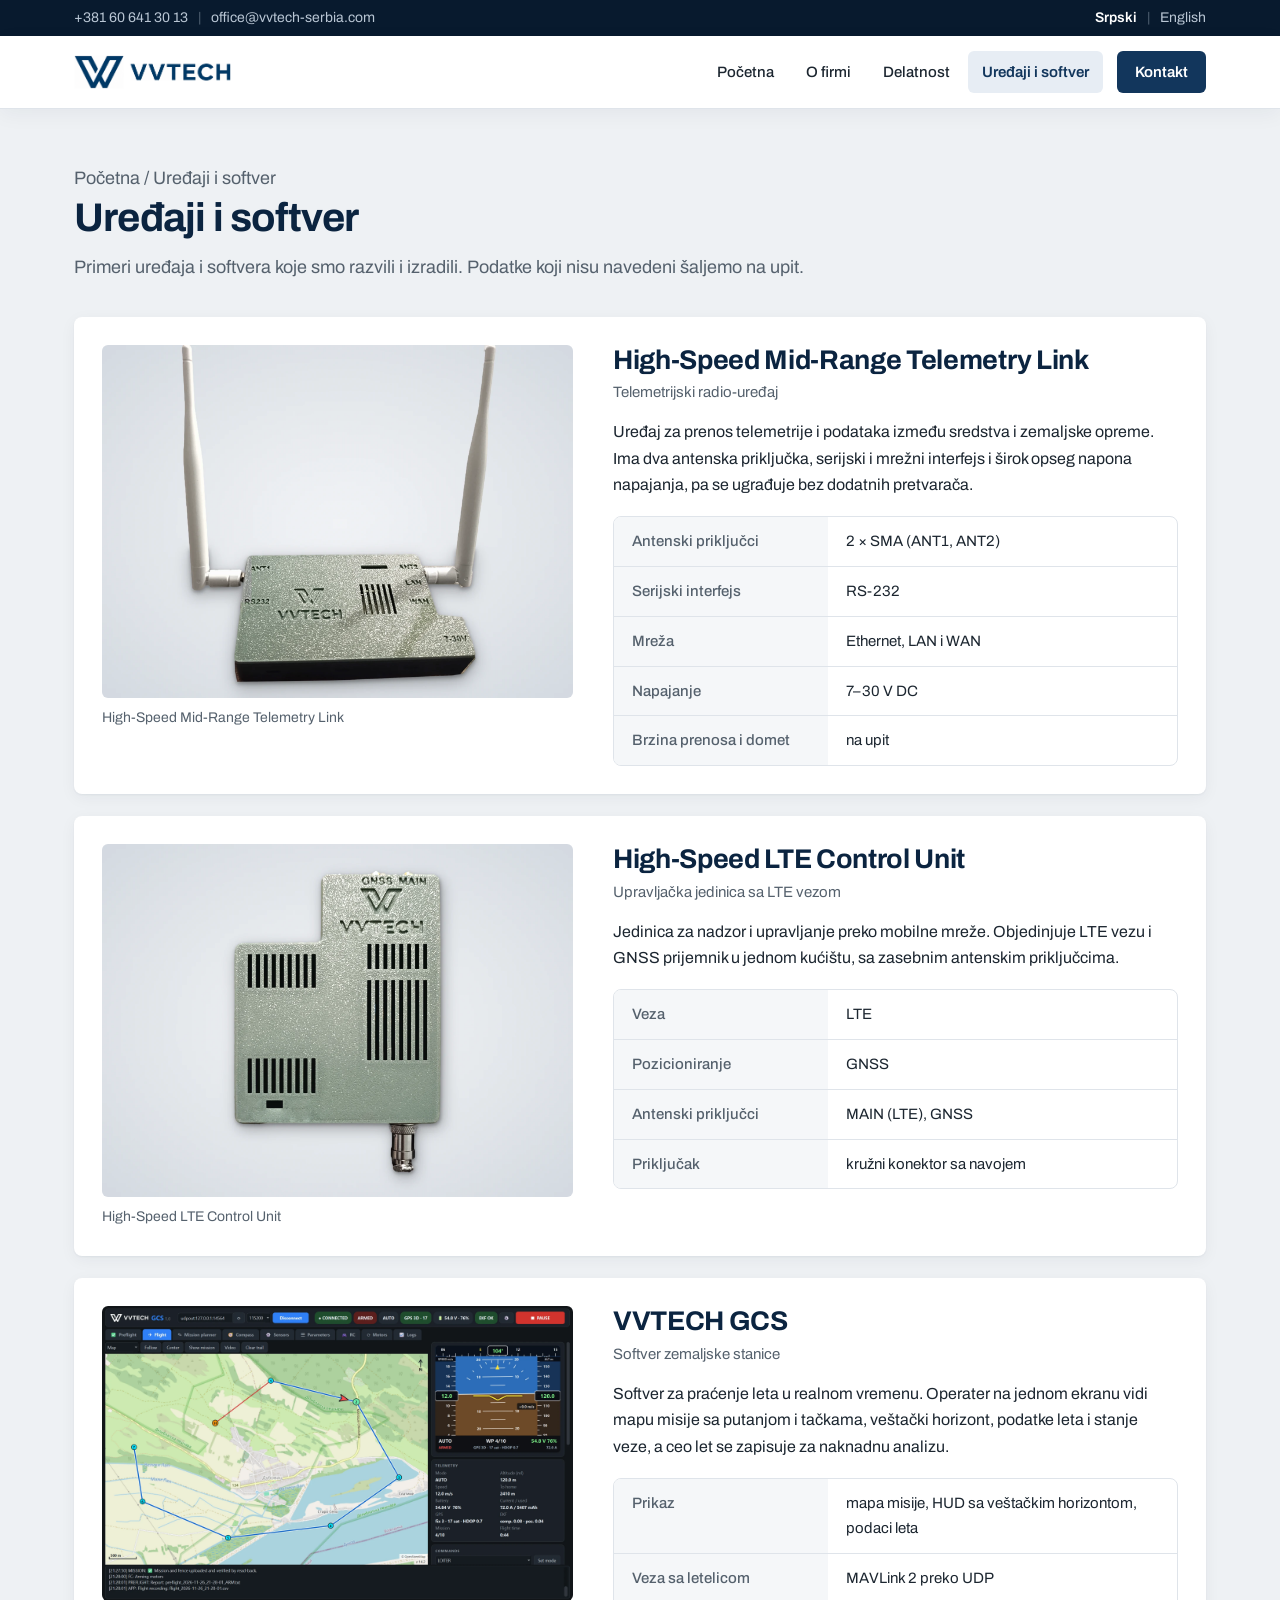
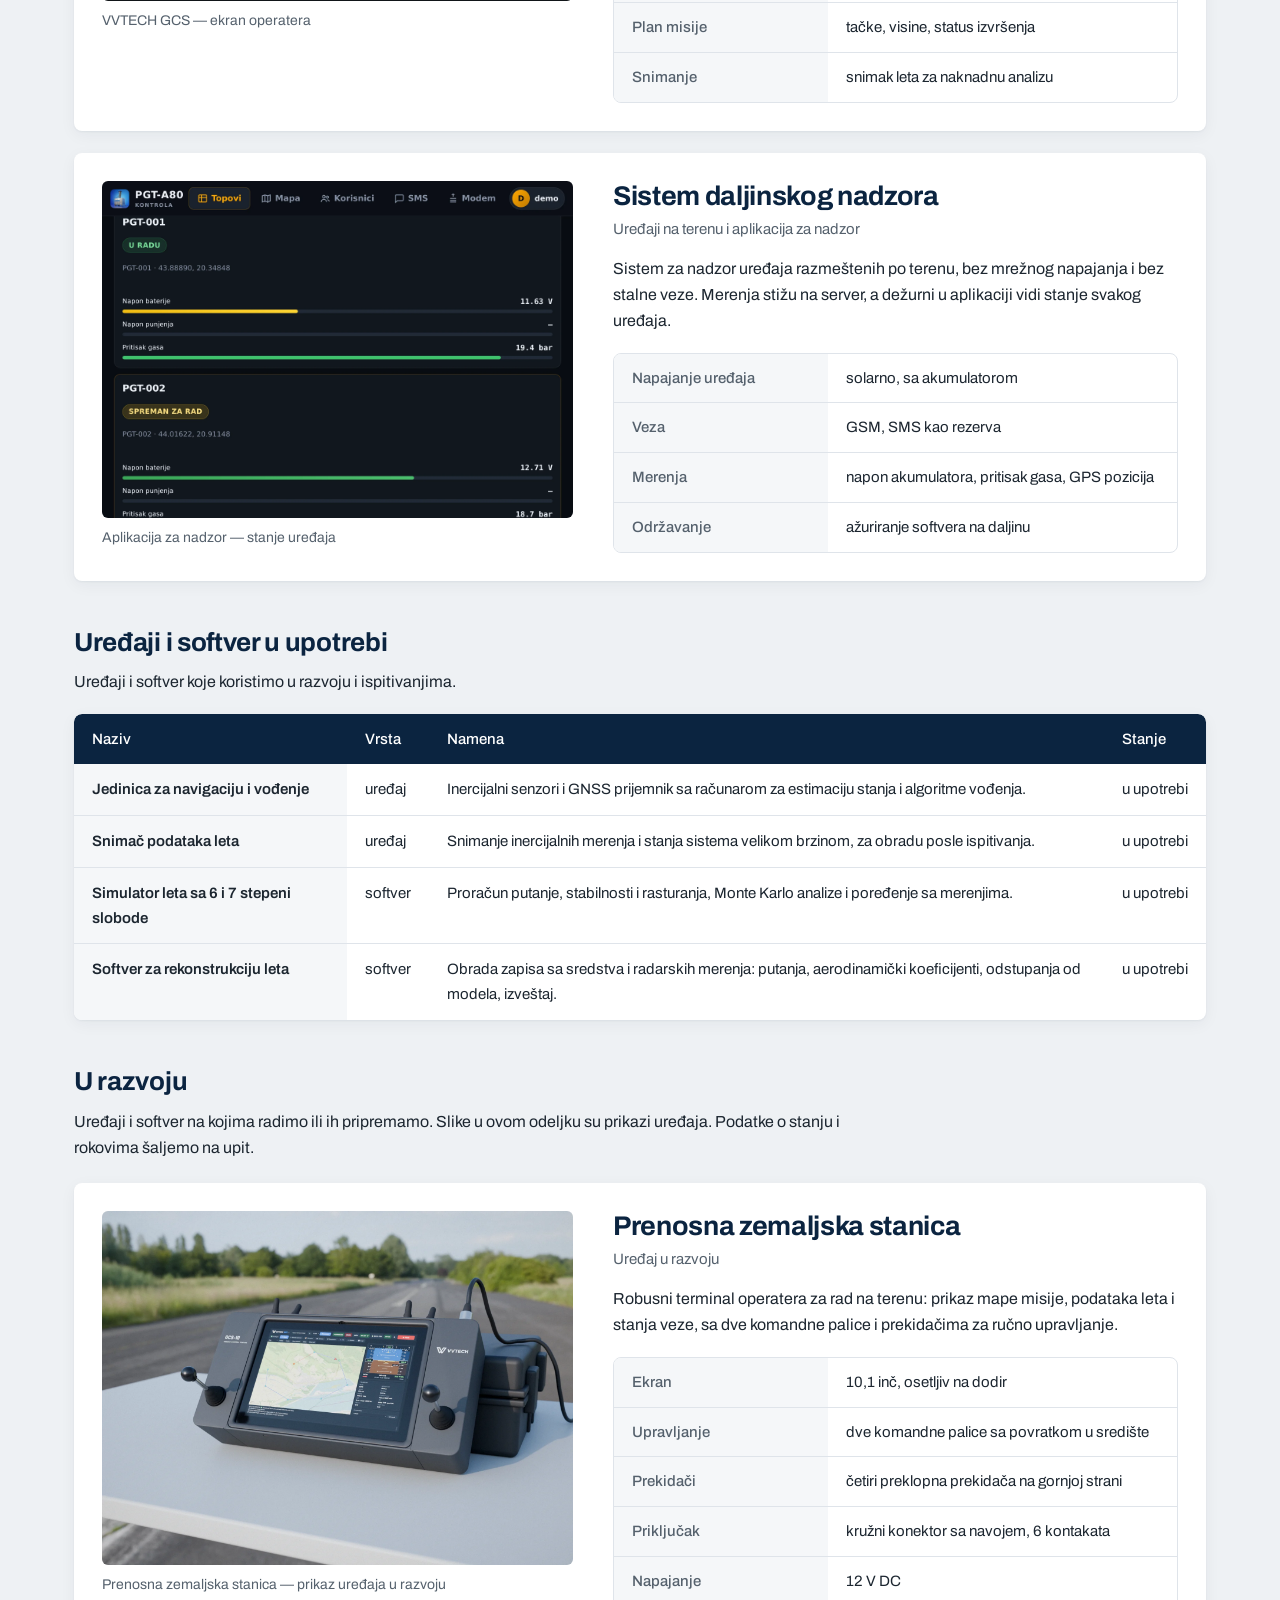
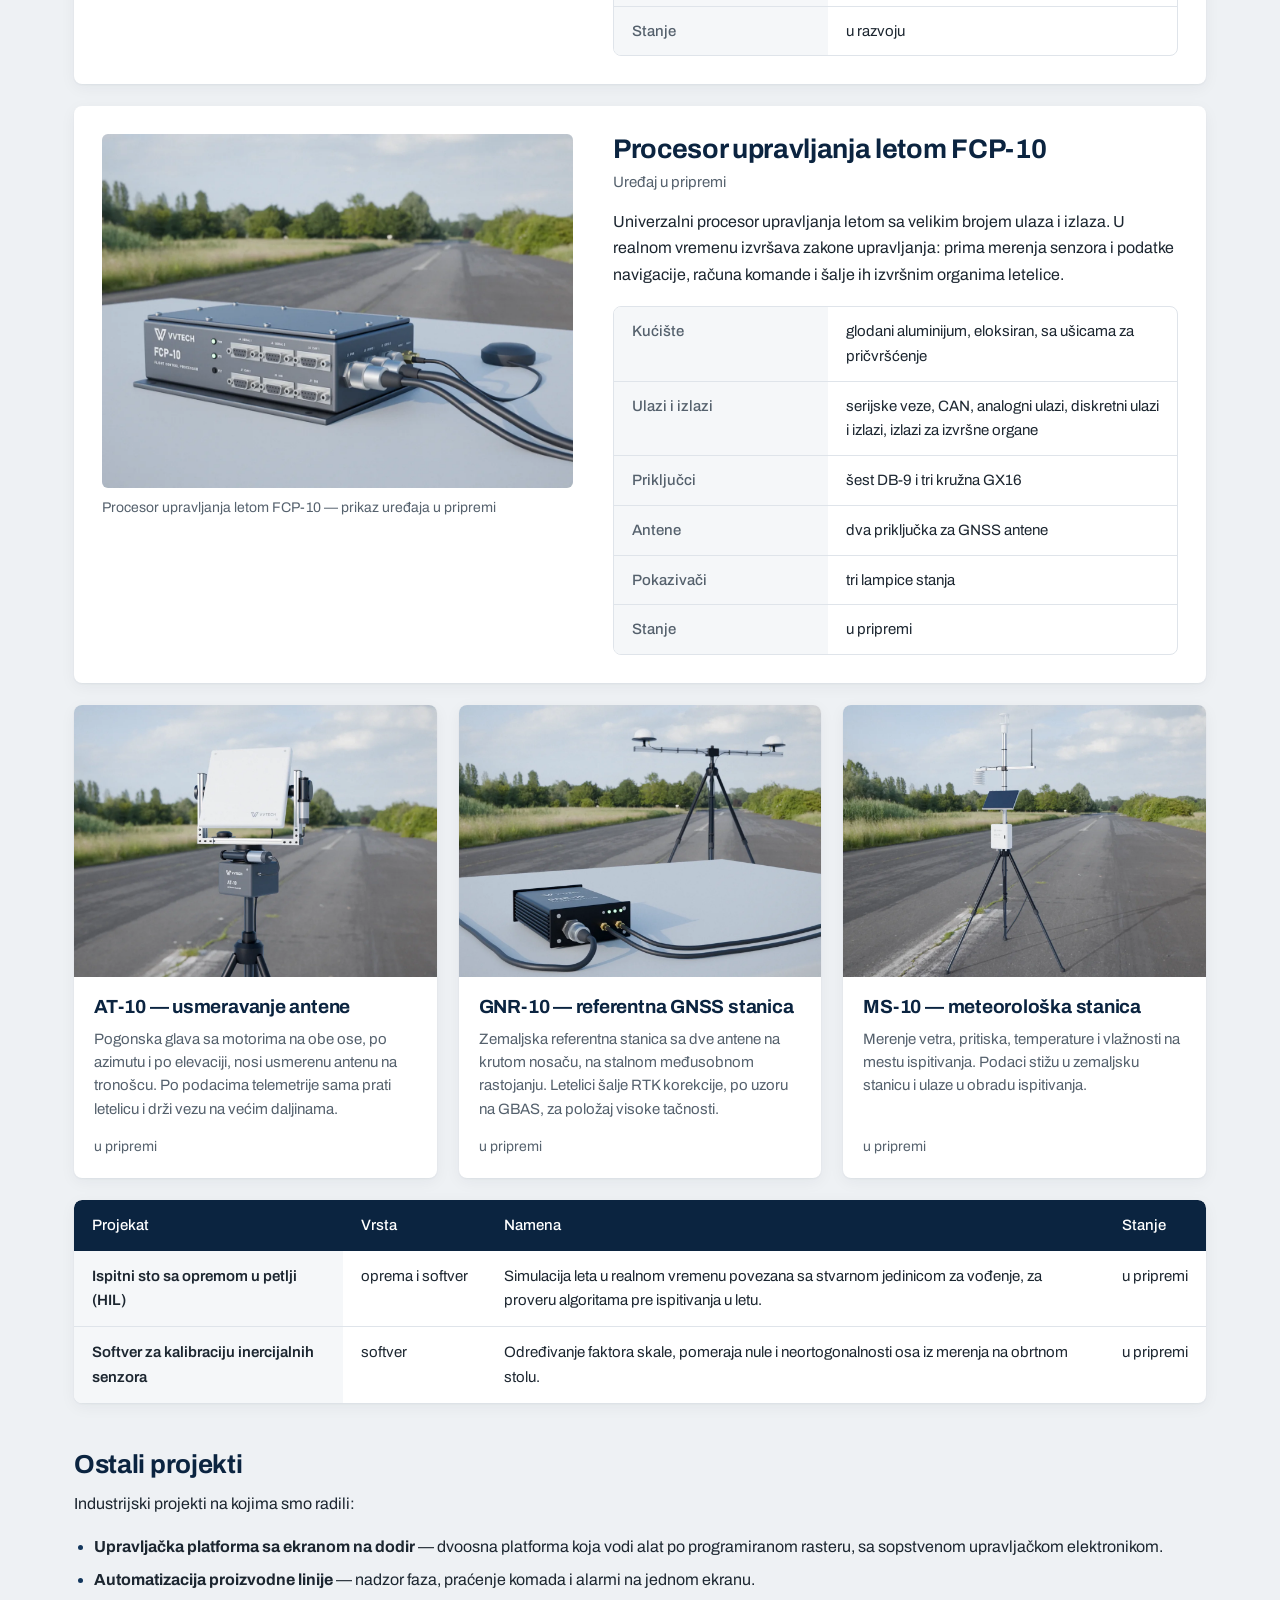
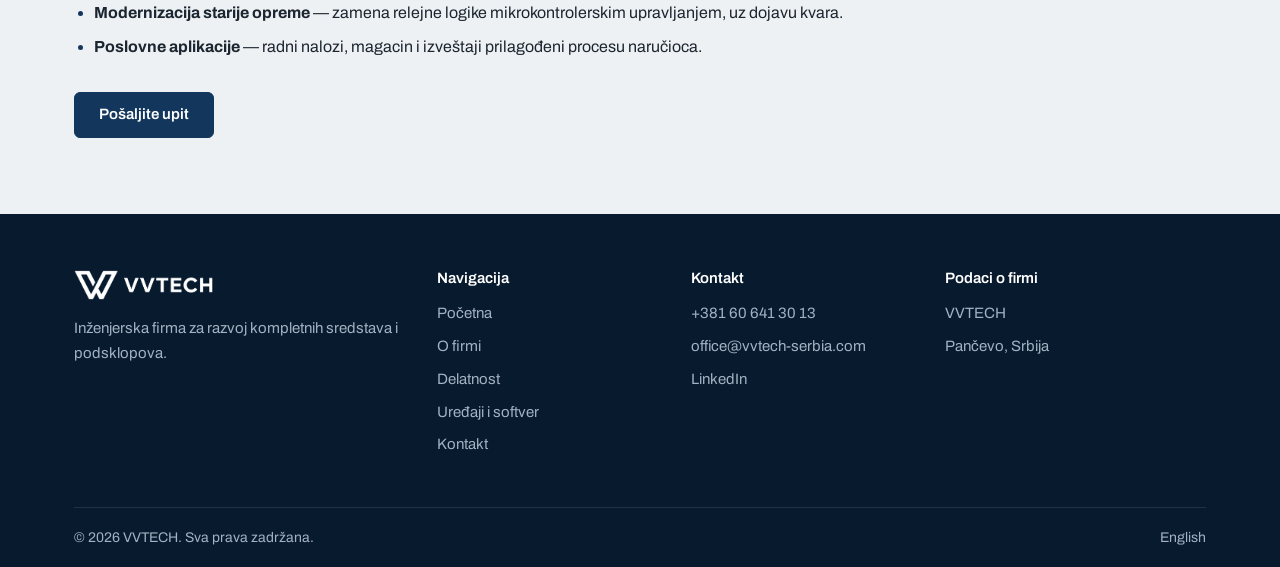
<file: projekti/index.html>
<!DOCTYPE html>
<html lang="sr">
<head>
<meta charset="UTF-8">
<meta name="viewport" content="width=device-width, initial-scale=1.0, viewport-fit=cover">
<title>Uređaji i softver | VVTECH</title>
<meta name="description" content="Uređaji i softver koje je VVTECH razvio: High-Speed Mid-Range Telemetry Link, High-Speed LTE Control Unit, zemaljska stanica VVTECH GCS i sistem daljinskog nadzora.">
<meta name="author" content="VVTECH">
<meta name="robots" content="index, follow">
<link rel="canonical" href="https://vvtech-serbia.com/projekti/">
<link rel="alternate" hreflang="sr" href="https://vvtech-serbia.com/projekti/">
<link rel="alternate" hreflang="en" href="https://vvtech-serbia.com/en/projects/">
<link rel="alternate" hreflang="x-default" href="https://vvtech-serbia.com/en/projects/">
<meta property="og:type" content="website">
<meta property="og:site_name" content="VVTECH">
<meta property="og:title" content="Uređaji i softver | VVTECH">
<meta property="og:description" content="Uređaji i softver koje je VVTECH razvio: High-Speed Mid-Range Telemetry Link, High-Speed LTE Control Unit, zemaljska stanica VVTECH GCS i sistem daljinskog nadzora.">
<meta property="og:url" content="https://vvtech-serbia.com/projekti/">
<meta property="og:image" content="https://vvtech-serbia.com/assets/og-vvtech.png">
<meta name="twitter:card" content="summary_large_image">
<meta name="theme-color" content="#0b2440">
<link rel="icon" type="image/svg+xml" href="../assets/favicon.svg">
<link rel="preconnect" href="https://fonts.googleapis.com">
<link rel="preconnect" href="https://fonts.gstatic.com" crossorigin>
<link href="https://fonts.googleapis.com/css2?family=Archivo:wght@400;500;600;700&display=swap" rel="stylesheet">
<link rel="stylesheet" href="../css/style.css?v=22">
</head>
<body>
<a href="#sadrzaj" class="skip">Preskoči na sadržaj</a>

<div class="topbar">
  <div class="container">
    <div>
      <a href="tel:+381606413013">+381 60 641 30 13</a><span class="sep">|</span><a href="mailto:office@vvtech-serbia.com">office@vvtech-serbia.com</a>
    </div>
    <div class="langs"><a href="./" class="on" lang="sr">Srpski</a><span class="sep">|</span><a href="../en/projects/" lang="en">English</a></div>
  </div>
</div>

<header class="header">
  <div class="container">
    <a class="logo" href="../"><img src="../assets/logo-horizontal.png" alt="VVTECH" width="166" height="36"></a>
    <button class="menu-toggle" type="button" aria-expanded="false" aria-controls="meni">Meni</button>
    <ul class="menu" id="meni">
      <li><a href="../">Početna</a></li>
      <li><a href="../o-nama/">O firmi</a></li>
      <li><a href="../usluge/">Delatnost</a></li>
      <li><a href="../projekti/" class="active">Uređaji i softver</a></li>
      <li class="cta"><a href="../kontakt/">Kontakt</a></li>
    </ul>
  </div>
</header>

<main id="sadrzaj">
  <section class="pagehead">
    <div class="container">
      <p class="crumbs"><a href="../">Početna</a> / Uređaji i softver</p>
      <h1>Uređaji i softver</h1>
      <p>Primeri uređaja i softvera koje smo razvili i izradili. Podatke koji nisu navedeni šaljemo na upit.</p>
    </div>
  </section>

  <section class="content">
    <div class="container">

      <div class="product" id="telemetry-link">
        <figure>
          <img src="../assets/products/hs-mid-range-telemetry-svetla.webp" alt="High-Speed Mid-Range Telemetry Link" width="1600" height="1200">
          <figcaption>High-Speed Mid-Range Telemetry Link</figcaption>
        </figure>
        <div>
          <h2>High-Speed Mid-Range Telemetry Link</h2>
          <p class="kind">Telemetrijski radio-uređaj</p>
          <p>Uređaj za prenos telemetrije i podataka između sredstva i zemaljske opreme. Ima dva antenska
            priključka, serijski i mrežni interfejs i širok opseg napona napajanja, pa se ugrađuje bez
            dodatnih pretvarača.</p>
          <table class="facts">
            <tr><th>Antenski priključci</th><td>2 × SMA (ANT1, ANT2)</td></tr>
            <tr><th>Serijski interfejs</th><td>RS-232</td></tr>
            <tr><th>Mreža</th><td>Ethernet, LAN i WAN</td></tr>
            <tr><th>Napajanje</th><td>7–30 V DC</td></tr>
            <tr><th>Brzina prenosa i domet</th><td>na upit</td></tr>
          </table>
        </div>
      </div>

      <div class="product" id="lte-control-unit">
        <figure>
          <img src="../assets/products/hs-lte-control-unit-svetla.webp" alt="High-Speed LTE Control Unit" width="1600" height="1200" loading="lazy">
          <figcaption>High-Speed LTE Control Unit</figcaption>
        </figure>
        <div>
          <h2>High-Speed LTE Control Unit</h2>
          <p class="kind">Upravljačka jedinica sa LTE vezom</p>
          <p>Jedinica za nadzor i upravljanje preko mobilne mreže. Objedinjuje LTE vezu i GNSS prijemnik u
            jednom kućištu, sa zasebnim antenskim priključcima.</p>
          <table class="facts">
            <tr><th>Veza</th><td>LTE</td></tr>
            <tr><th>Pozicioniranje</th><td>GNSS</td></tr>
            <tr><th>Antenski priključci</th><td>MAIN (LTE), GNSS</td></tr>
            <tr><th>Priključak</th><td>kružni konektor sa navojem</td></tr>
          </table>
        </div>
      </div>

      <div class="product" id="gcs">
        <figure>
          <img src="../assets/projects/gnc.webp?v=16" alt="VVTECH GCS — softver zemaljske stanice" width="2400" height="1500" loading="lazy">
          <figcaption>VVTECH GCS — ekran operatera</figcaption>
        </figure>
        <div>
          <h2>VVTECH GCS</h2>
          <p class="kind">Softver zemaljske stanice</p>
          <p>Softver za praćenje leta u realnom vremenu. Operater na jednom ekranu vidi mapu misije sa
            putanjom i tačkama, veštački horizont, podatke leta i stanje veze, a ceo let se zapisuje za
            naknadnu analizu.</p>
          <table class="facts">
            <tr><th>Prikaz</th><td>mapa misije, HUD sa veštačkim horizontom, podaci leta</td></tr>
            <tr><th>Veza sa letelicom</th><td>MAVLink 2 preko UDP</td></tr>
            <tr><th>Plan misije</th><td>tačke, visine, status izvršenja</td></tr>
            <tr><th>Snimanje</th><td>snimak leta za naknadnu analizu</td></tr>
          </table>
        </div>
      </div>

      <div class="product" id="nadzor">
        <figure>
          <img src="../assets/projects/nadzor.webp?v=14" alt="Aplikacija za daljinski nadzor uređaja" width="2400" height="1720" loading="lazy">
          <figcaption>Aplikacija za nadzor — stanje uređaja</figcaption>
        </figure>
        <div>
          <h2>Sistem daljinskog nadzora</h2>
          <p class="kind">Uređaji na terenu i aplikacija za nadzor</p>
          <p>Sistem za nadzor uređaja razmeštenih po terenu, bez mrežnog napajanja i bez stalne veze.
            Merenja stižu na server, a dežurni u aplikaciji vidi stanje svakog uređaja.</p>
          <table class="facts">
            <tr><th>Napajanje uređaja</th><td>solarno, sa akumulatorom</td></tr>
            <tr><th>Veza</th><td>GSM, SMS kao rezerva</td></tr>
            <tr><th>Merenja</th><td>napon akumulatora, pritisak gasa, GPS pozicija</td></tr>
            <tr><th>Održavanje</th><td>ažuriranje softvera na daljinu</td></tr>
          </table>
        </div>
      </div>

      <h2 id="u-upotrebi">Uređaji i softver u upotrebi</h2>
      <p>Uređaji i softver koje koristimo u razvoju i ispitivanjima.</p>

      <div class="table-wrap">
        <table class="grid wrap">
          <thead><tr><th>Naziv</th><th>Vrsta</th><th>Namena</th><th>Stanje</th></tr></thead>
          <tbody>
            <tr><th>Jedinica za navigaciju i vođenje</th><td>uređaj</td><td>Inercijalni senzori i GNSS prijemnik sa računarom za estimaciju stanja i algoritme vođenja.</td><td>u upotrebi</td></tr>
            <tr><th>Snimač podataka leta</th><td>uređaj</td><td>Snimanje inercijalnih merenja i stanja sistema velikom brzinom, za obradu posle ispitivanja.</td><td>u upotrebi</td></tr>
            <tr><th>Simulator leta sa 6 i 7 stepeni slobode</th><td>softver</td><td>Proračun putanje, stabilnosti i rasturanja, Monte Karlo analize i poređenje sa merenjima.</td><td>u upotrebi</td></tr>
            <tr><th>Softver za rekonstrukciju leta</th><td>softver</td><td>Obrada zapisa sa sredstva i radarskih merenja: putanja, aerodinamički koeficijenti, odstupanja od modela, izveštaj.</td><td>u upotrebi</td></tr>
          </tbody>
        </table>
      </div>

      <h2 id="u-razvoju">U razvoju</h2>
      <p>Uređaji i softver na kojima radimo ili ih pripremamo. Slike u ovom odeljku su prikazi uređaja. Podatke o stanju i rokovima šaljemo na upit.</p>

      <div class="product" id="zemaljska-stanica" style="margin-top:22px">
        <figure>
          <img src="../assets/products/zemaljska-stanica.webp" alt="Prenosna zemaljska stanica — prikaz uređaja u razvoju" width="1600" height="1200" loading="lazy">
          <figcaption>Prenosna zemaljska stanica — prikaz uređaja u razvoju</figcaption>
        </figure>
        <div>
          <h2>Prenosna zemaljska stanica</h2>
          <p class="kind">Uređaj u razvoju</p>
          <p>Robusni terminal operatera za rad na terenu: prikaz mape misije, podataka leta i stanja veze, sa dve komandne palice i prekidačima za ručno upravljanje.</p>
          <table class="facts">
            <tr><th>Ekran</th><td>10,1 inč, osetljiv na dodir</td></tr>
            <tr><th>Upravljanje</th><td>dve komandne palice sa povratkom u središte</td></tr>
            <tr><th>Prekidači</th><td>četiri preklopna prekidača na gornjoj strani</td></tr>
            <tr><th>Priključak</th><td>kružni konektor sa navojem, 6 kontakata</td></tr>
            <tr><th>Napajanje</th><td>12 V DC</td></tr>
            <tr><th>Stanje</th><td>u razvoju</td></tr>
          </table>
        </div>
      </div>

      <div class="product" id="fcp-10" style="margin-top:22px">
        <figure>
          <img src="../assets/products/fcp-10.webp" alt="Procesor upravljanja letom FCP-10 — prikaz uređaja u pripremi" width="1200" height="900" loading="lazy">
          <figcaption>Procesor upravljanja letom FCP-10 — prikaz uređaja u pripremi</figcaption>
        </figure>
        <div>
          <h2>Procesor upravljanja letom FCP-10</h2>
          <p class="kind">Uređaj u pripremi</p>
          <p>Univerzalni procesor upravljanja letom sa velikim brojem ulaza i izlaza. U realnom vremenu izvršava zakone upravljanja: prima merenja senzora i podatke navigacije, računa komande i šalje ih izvršnim organima letelice.</p>
          <table class="facts">
            <tr><th>Kućište</th><td>glodani aluminijum, eloksiran, sa ušicama za pričvršćenje</td></tr>
            <tr><th>Ulazi i izlazi</th><td>serijske veze, CAN, analogni ulazi, diskretni ulazi i izlazi, izlazi za izvršne organe</td></tr>
            <tr><th>Priključci</th><td>šest DB-9 i tri kružna GX16</td></tr>
            <tr><th>Antene</th><td>dva priključka za GNSS antene</td></tr>
            <tr><th>Pokazivači</th><td>tri lampice stanja</td></tr>
            <tr><th>Stanje</th><td>u pripremi</td></tr>
          </table>
        </div>
      </div>

      <div class="tiles three">
        <div class="tile static" id="at-10">
          <img class="photo" src="../assets/products/at-10.webp?v=3" alt="Uređaj za automatsko usmeravanje antene AT-10, sa pogonima na obe ose, na tronošcu" width="1200" height="900" loading="lazy">
          <div class="tile-body">
            <h3>AT-10 — usmeravanje antene</h3>
            <p>Pogonska glava sa motorima na obe ose, po azimutu i po elevaciji, nosi usmerenu antenu na tronošcu. Po podacima telemetrije sama prati letelicu i drži vezu na većim daljinama.</p>
            <span class="state">u pripremi</span>
          </div>
        </div>
        <div class="tile static" id="gnr-10">
          <img class="photo" src="../assets/products/gnr-10.webp?v=4" alt="Referentna GNSS stanica GNR-10 sa dve antene na krutom nosaču" width="1200" height="900" loading="lazy">
          <div class="tile-body">
            <h3>GNR-10 — referentna GNSS stanica</h3>
            <p>Zemaljska referentna stanica sa dve antene na krutom nosaču, na stalnom međusobnom rastojanju. Letelici šalje RTK korekcije, po uzoru na GBAS, za položaj visoke tačnosti.</p>
            <span class="state">u pripremi</span>
          </div>
        </div>
        <div class="tile static" id="ms-10">
          <img class="photo" src="../assets/products/ms-10.webp?v=3" alt="Prenosna meteorološka stanica MS-10 na tronošcu" width="1200" height="900" loading="lazy">
          <div class="tile-body">
            <h3>MS-10 — meteorološka stanica</h3>
            <p>Merenje vetra, pritiska, temperature i vlažnosti na mestu ispitivanja. Podaci stižu u zemaljsku stanicu i ulaze u obradu ispitivanja.</p>
            <span class="state">u pripremi</span>
          </div>
        </div>
      </div>

      <div class="table-wrap">
        <table class="grid wrap">
          <thead><tr><th>Projekat</th><th>Vrsta</th><th>Namena</th><th>Stanje</th></tr></thead>
          <tbody>
            <tr><th>Ispitni sto sa opremom u petlji (HIL)</th><td>oprema i softver</td><td>Simulacija leta u realnom vremenu povezana sa stvarnom jedinicom za vođenje, za proveru algoritama pre ispitivanja u letu.</td><td>u pripremi</td></tr>
            <tr><th>Softver za kalibraciju inercijalnih senzora</th><td>softver</td><td>Određivanje faktora skale, pomeraja nule i neortogonalnosti osa iz merenja na obrtnom stolu.</td><td>u pripremi</td></tr>
          </tbody>
        </table>
      </div>

      <h2>Ostali projekti</h2>
      <p>Industrijski projekti na kojima smo radili:</p>
      <ul>
        <li><strong>Upravljačka platforma sa ekranom na dodir</strong> — dvoosna platforma koja vodi alat po programiranom rasteru, sa sopstvenom upravljačkom elektronikom.</li>
        <li><strong>Automatizacija proizvodne linije</strong> — nadzor faza, praćenje komada i alarmi na jednom ekranu.</li>
        <li><strong>Modernizacija starije opreme</strong> — zamena relejne logike mikrokontrolerskim upravljanjem, uz dojavu kvara.</li>
        <li><strong>Poslovne aplikacije</strong> — radni nalozi, magacin i izveštaji prilagođeni procesu naručioca.</li>
      </ul>

      <p style="margin-top:32px"><a class="btn" href="../kontakt/">Pošaljite upit</a></p>
    </div>
  </section>

</main>

<footer class="footer">
  <div class="container">
    <div class="cols">
      <div>
        <img src="../assets/logo-horizontal-white.png" alt="VVTECH" width="139" height="30">
        <p>Inženjerska firma za razvoj kompletnih sredstava i podsklopova.</p>
      </div>
      <div>
        <h4>Navigacija</h4>
        <ul>
          <li><a href="../">Početna</a></li>
          <li><a href="../o-nama/">O firmi</a></li>
          <li><a href="../usluge/">Delatnost</a></li>
          <li><a href="../projekti/">Uređaji i softver</a></li>
          <li><a href="../kontakt/">Kontakt</a></li>
        </ul>
      </div>
      <div>
        <h4>Kontakt</h4>
        <ul>
          <li><a href="tel:+381606413013">+381 60 641 30 13</a></li>
          <li><a href="mailto:office@vvtech-serbia.com">office@vvtech-serbia.com</a></li>
          <li><a href="https://www.linkedin.com/company/vvtech-serbia/">LinkedIn</a></li>
        </ul>
      </div>
      <div>
        <h4>Podaci o firmi</h4>
        <ul>
          <li>VVTECH</li>
          <li>Pančevo, Srbija</li>
        </ul>
      </div>
    </div>
    <div class="bottom">
      <span>&copy; <span id="year">2026</span> VVTECH. Sva prava zadržana.</span>
      <span><a href="../en/projects/" lang="en">English</a></span>
    </div>
  </div>
</footer>
<script src="../js/main.js?v=22"></script>
</body>
</html>
</file>
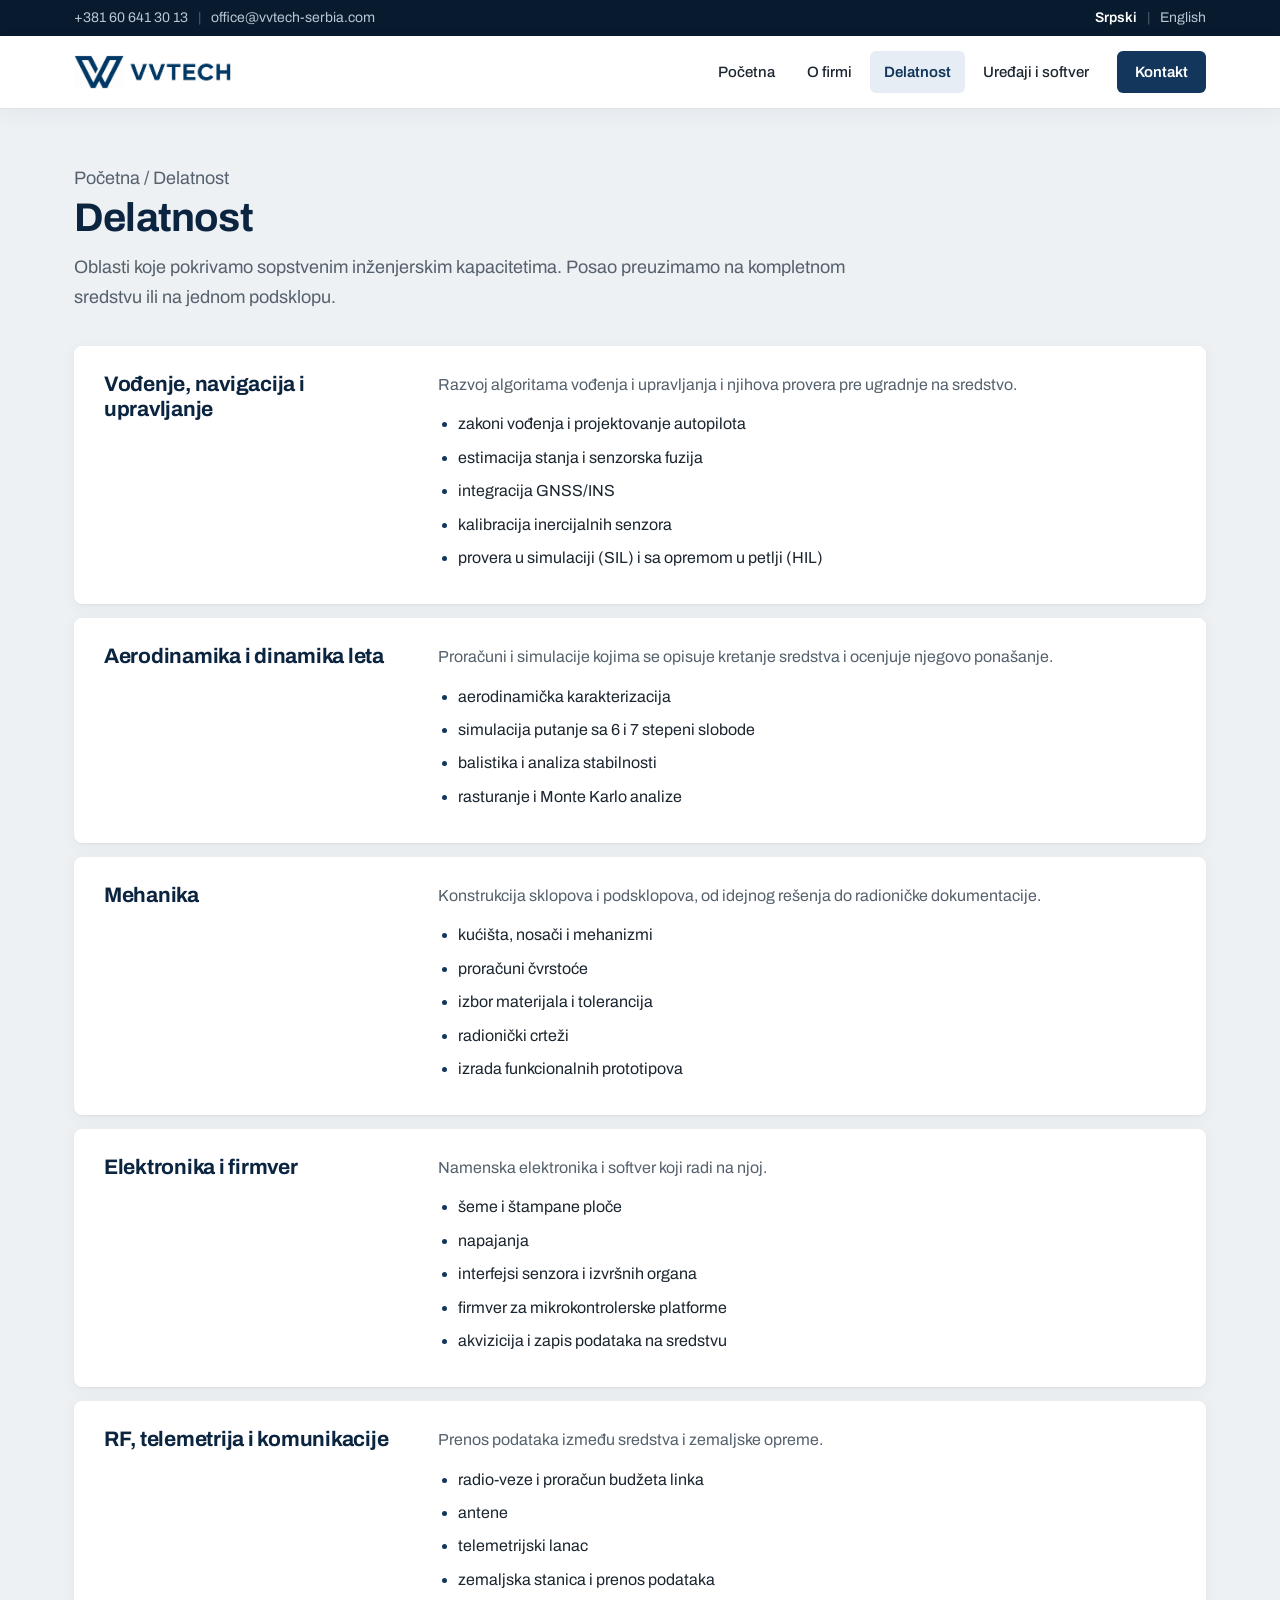
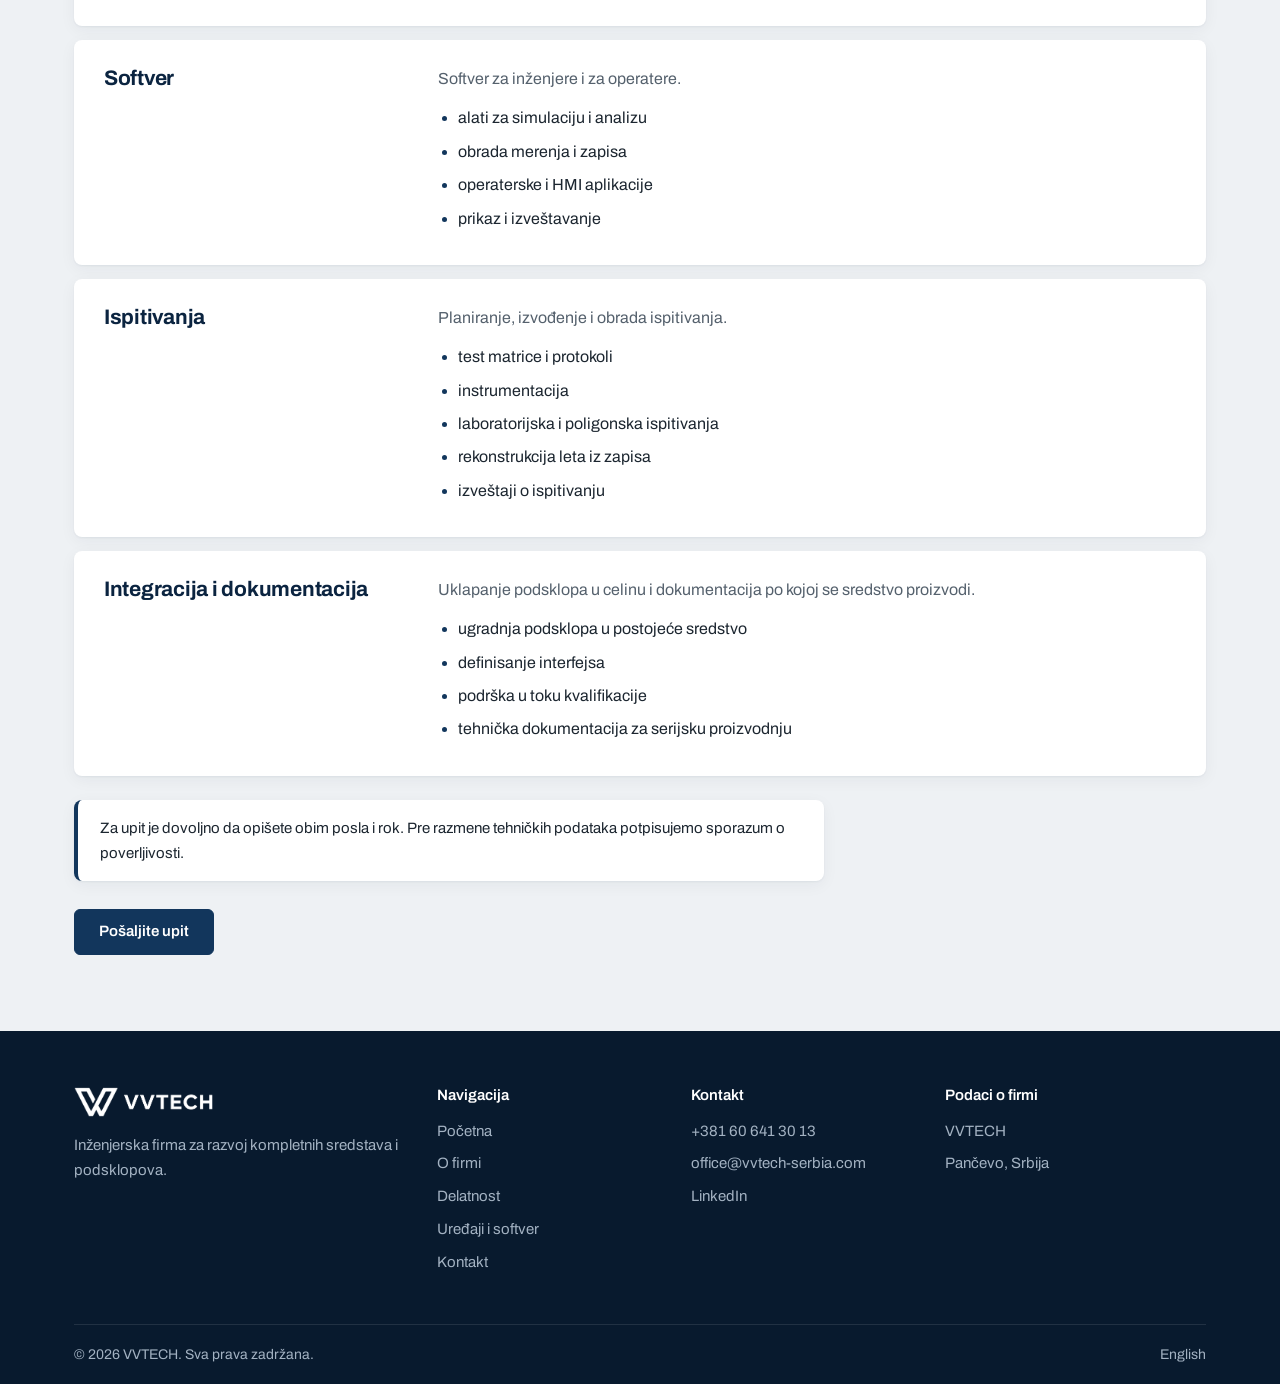
<file: usluge/index.html>
<!DOCTYPE html>
<html lang="sr">
<head>
<meta charset="UTF-8">
<meta name="viewport" content="width=device-width, initial-scale=1.0, viewport-fit=cover">
<title>Delatnost | VVTECH</title>
<meta name="description" content="Oblasti rada: vođenje, navigacija i upravljanje, aerodinamika i dinamika leta, mehanika, elektronika i firmver, RF i telemetrija, softver, ispitivanja, integracija i dokumentacija.">
<meta name="author" content="VVTECH">
<meta name="robots" content="index, follow">
<link rel="canonical" href="https://vvtech-serbia.com/usluge/">
<link rel="alternate" hreflang="sr" href="https://vvtech-serbia.com/usluge/">
<link rel="alternate" hreflang="en" href="https://vvtech-serbia.com/en/services/">
<link rel="alternate" hreflang="x-default" href="https://vvtech-serbia.com/en/services/">
<meta property="og:type" content="website">
<meta property="og:site_name" content="VVTECH">
<meta property="og:title" content="Delatnost | VVTECH">
<meta property="og:description" content="Oblasti rada: vođenje, navigacija i upravljanje, aerodinamika i dinamika leta, mehanika, elektronika i firmver, RF i telemetrija, softver, ispitivanja, integracija i dokumentacija.">
<meta property="og:url" content="https://vvtech-serbia.com/usluge/">
<meta property="og:image" content="https://vvtech-serbia.com/assets/og-vvtech.png">
<meta name="twitter:card" content="summary_large_image">
<meta name="theme-color" content="#0b2440">
<link rel="icon" type="image/svg+xml" href="../assets/favicon.svg">
<link rel="preconnect" href="https://fonts.googleapis.com">
<link rel="preconnect" href="https://fonts.gstatic.com" crossorigin>
<link href="https://fonts.googleapis.com/css2?family=Archivo:wght@400;500;600;700&display=swap" rel="stylesheet">
<link rel="stylesheet" href="../css/style.css?v=22">
</head>
<body>
<a href="#sadrzaj" class="skip">Preskoči na sadržaj</a>

<div class="topbar">
  <div class="container">
    <div>
      <a href="tel:+381606413013">+381 60 641 30 13</a><span class="sep">|</span><a href="mailto:office@vvtech-serbia.com">office@vvtech-serbia.com</a>
    </div>
    <div class="langs"><a href="./" class="on" lang="sr">Srpski</a><span class="sep">|</span><a href="../en/services/" lang="en">English</a></div>
  </div>
</div>

<header class="header">
  <div class="container">
    <a class="logo" href="../"><img src="../assets/logo-horizontal.png" alt="VVTECH" width="166" height="36"></a>
    <button class="menu-toggle" type="button" aria-expanded="false" aria-controls="meni">Meni</button>
    <ul class="menu" id="meni">
      <li><a href="../">Početna</a></li>
      <li><a href="../o-nama/">O firmi</a></li>
      <li><a href="../usluge/" class="active">Delatnost</a></li>
      <li><a href="../projekti/">Uređaji i softver</a></li>
      <li class="cta"><a href="../kontakt/">Kontakt</a></li>
    </ul>
  </div>
</header>

<main id="sadrzaj">
  <section class="pagehead">
    <div class="container">
      <p class="crumbs"><a href="../">Početna</a> / Delatnost</p>
      <h1>Delatnost</h1>
      <p>Oblasti koje pokrivamo sopstvenim inženjerskim kapacitetima. Posao preuzimamo na kompletnom
        sredstvu ili na jednom podsklopu.</p>
    </div>
  </section>

  <section class="content">
    <div class="container">

      <div class="block" id="o1">
        <h2>Vođenje, navigacija i upravljanje</h2>
        <div>
          <p>Razvoj algoritama vođenja i upravljanja i njihova provera pre ugradnje na sredstvo.</p>
          <ul>
            <li>zakoni vođenja i projektovanje autopilota</li>
            <li>estimacija stanja i senzorska fuzija</li>
            <li>integracija GNSS/INS</li>
            <li>kalibracija inercijalnih senzora</li>
            <li>provera u simulaciji (SIL) i sa opremom u petlji (HIL)</li>
          </ul>
        </div>
      </div>

      <div class="block" id="o2">
        <h2>Aerodinamika i dinamika leta</h2>
        <div>
          <p>Proračuni i simulacije kojima se opisuje kretanje sredstva i ocenjuje njegovo ponašanje.</p>
          <ul>
            <li>aerodinamička karakterizacija</li>
            <li>simulacija putanje sa 6 i 7 stepeni slobode</li>
            <li>balistika i analiza stabilnosti</li>
            <li>rasturanje i Monte Karlo analize</li>
          </ul>
        </div>
      </div>

      <div class="block" id="o3">
        <h2>Mehanika</h2>
        <div>
          <p>Konstrukcija sklopova i podsklopova, od idejnog rešenja do radioničke dokumentacije.</p>
          <ul>
            <li>kućišta, nosači i mehanizmi</li>
            <li>proračuni čvrstoće</li>
            <li>izbor materijala i tolerancija</li>
            <li>radionički crteži</li>
            <li>izrada funkcionalnih prototipova</li>
          </ul>
        </div>
      </div>

      <div class="block" id="o4">
        <h2>Elektronika i firmver</h2>
        <div>
          <p>Namenska elektronika i softver koji radi na njoj.</p>
          <ul>
            <li>šeme i štampane ploče</li>
            <li>napajanja</li>
            <li>interfejsi senzora i izvršnih organa</li>
            <li>firmver za mikrokontrolerske platforme</li>
            <li>akvizicija i zapis podataka na sredstvu</li>
          </ul>
        </div>
      </div>

      <div class="block" id="o5">
        <h2>RF, telemetrija i komunikacije</h2>
        <div>
          <p>Prenos podataka između sredstva i zemaljske opreme.</p>
          <ul>
            <li>radio-veze i proračun budžeta linka</li>
            <li>antene</li>
            <li>telemetrijski lanac</li>
            <li>zemaljska stanica i prenos podataka</li>
          </ul>
        </div>
      </div>

      <div class="block" id="o6">
        <h2>Softver</h2>
        <div>
          <p>Softver za inženjere i za operatere.</p>
          <ul>
            <li>alati za simulaciju i analizu</li>
            <li>obrada merenja i zapisa</li>
            <li>operaterske i HMI aplikacije</li>
            <li>prikaz i izveštavanje</li>
          </ul>
        </div>
      </div>

      <div class="block" id="o7">
        <h2>Ispitivanja</h2>
        <div>
          <p>Planiranje, izvođenje i obrada ispitivanja.</p>
          <ul>
            <li>test matrice i protokoli</li>
            <li>instrumentacija</li>
            <li>laboratorijska i poligonska ispitivanja</li>
            <li>rekonstrukcija leta iz zapisa</li>
            <li>izveštaji o ispitivanju</li>
          </ul>
        </div>
      </div>

      <div class="block" id="o8">
        <h2>Integracija i dokumentacija</h2>
        <div>
          <p>Uklapanje podsklopa u celinu i dokumentacija po kojoj se sredstvo proizvodi.</p>
          <ul>
            <li>ugradnja podsklopa u postojeće sredstvo</li>
            <li>definisanje interfejsa</li>
            <li>podrška u toku kvalifikacije</li>
            <li>tehnička dokumentacija za serijsku proizvodnju</li>
          </ul>
        </div>
      </div>

      <p class="note">Za upit je dovoljno da opišete obim posla i rok. Pre razmene tehničkih podataka
        potpisujemo sporazum o poverljivosti.</p>
      <p style="margin-top:28px"><a class="btn" href="../kontakt/">Pošaljite upit</a></p>
    </div>
  </section>

</main>

<footer class="footer">
  <div class="container">
    <div class="cols">
      <div>
        <img src="../assets/logo-horizontal-white.png" alt="VVTECH" width="139" height="30">
        <p>Inženjerska firma za razvoj kompletnih sredstava i podsklopova.</p>
      </div>
      <div>
        <h4>Navigacija</h4>
        <ul>
          <li><a href="../">Početna</a></li>
          <li><a href="../o-nama/">O firmi</a></li>
          <li><a href="../usluge/">Delatnost</a></li>
          <li><a href="../projekti/">Uređaji i softver</a></li>
          <li><a href="../kontakt/">Kontakt</a></li>
        </ul>
      </div>
      <div>
        <h4>Kontakt</h4>
        <ul>
          <li><a href="tel:+381606413013">+381 60 641 30 13</a></li>
          <li><a href="mailto:office@vvtech-serbia.com">office@vvtech-serbia.com</a></li>
          <li><a href="https://www.linkedin.com/company/vvtech-serbia/">LinkedIn</a></li>
        </ul>
      </div>
      <div>
        <h4>Podaci o firmi</h4>
        <ul>
          <li>VVTECH</li>
          <li>Pančevo, Srbija</li>
        </ul>
      </div>
    </div>
    <div class="bottom">
      <span>&copy; <span id="year">2026</span> VVTECH. Sva prava zadržana.</span>
      <span><a href="../en/services/" lang="en">English</a></span>
    </div>
  </div>
</footer>
<script src="../js/main.js?v=22"></script>
</body>
</html>
</file>
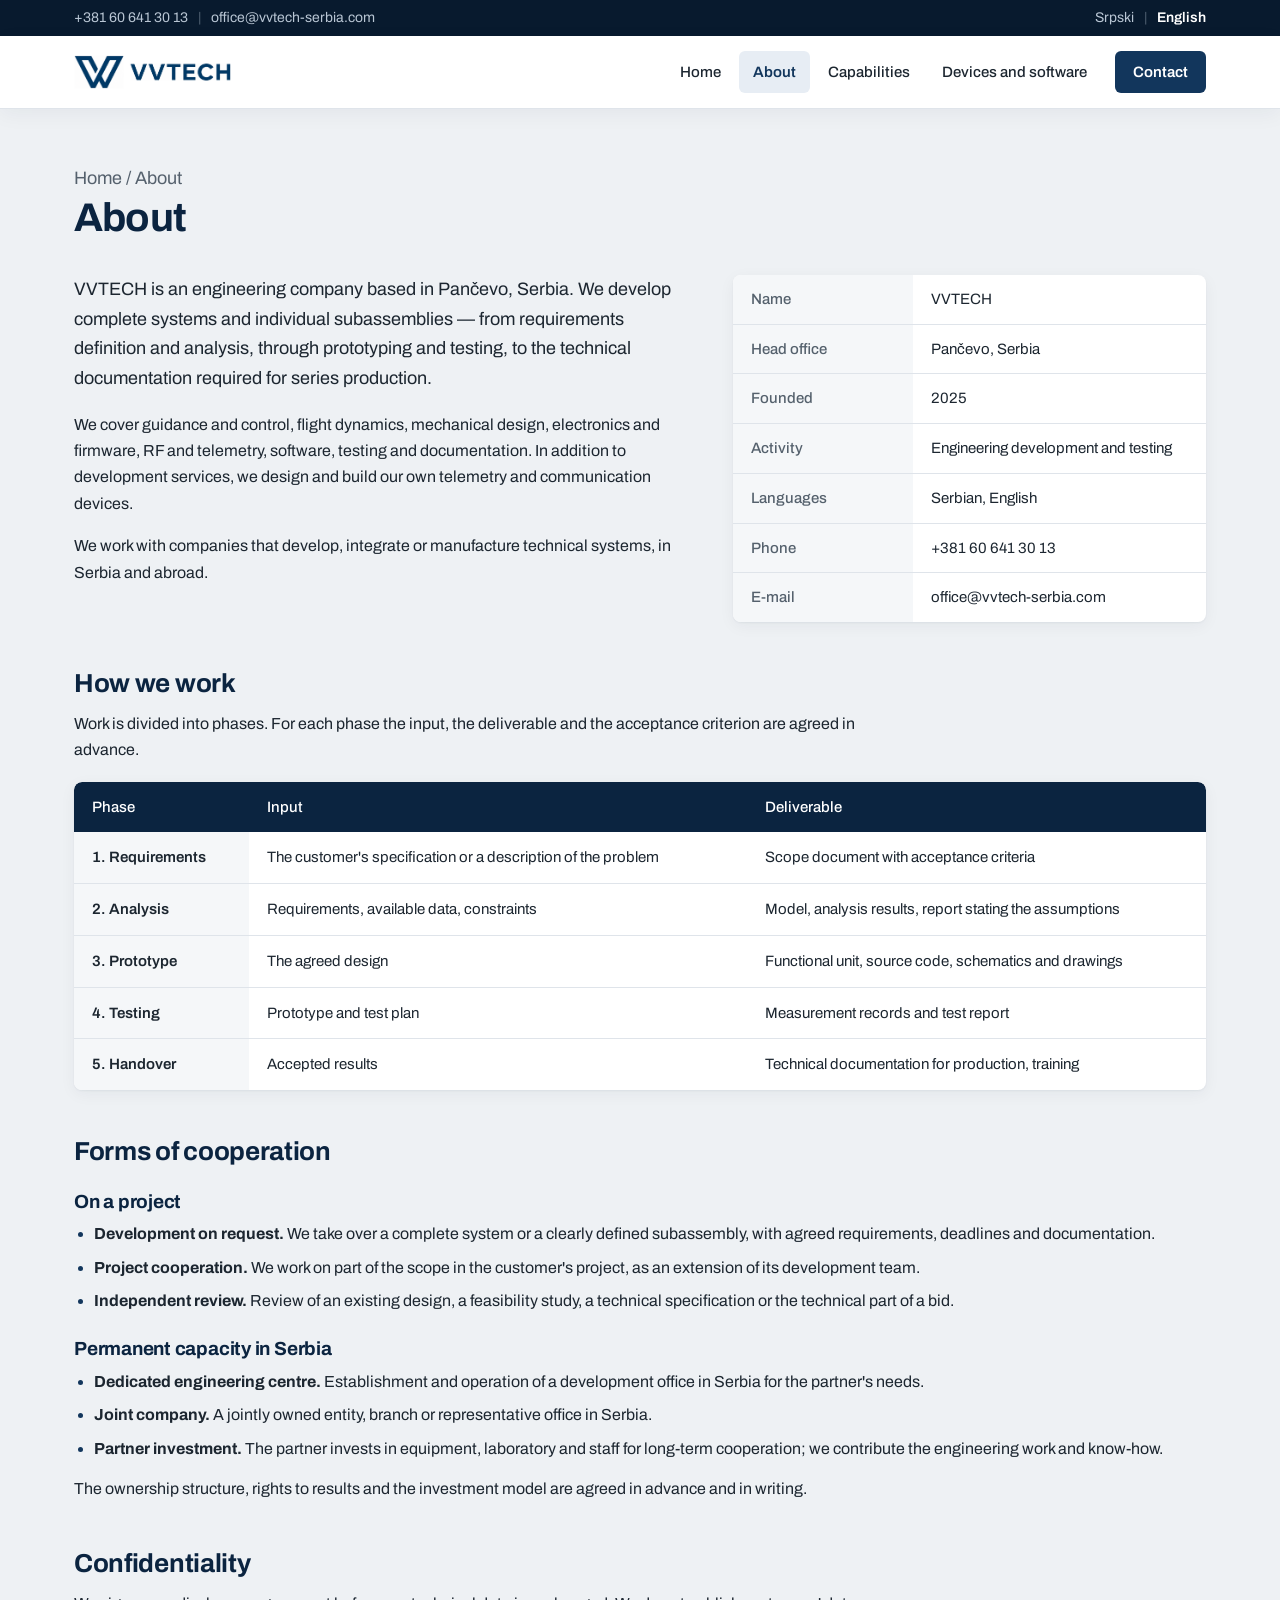
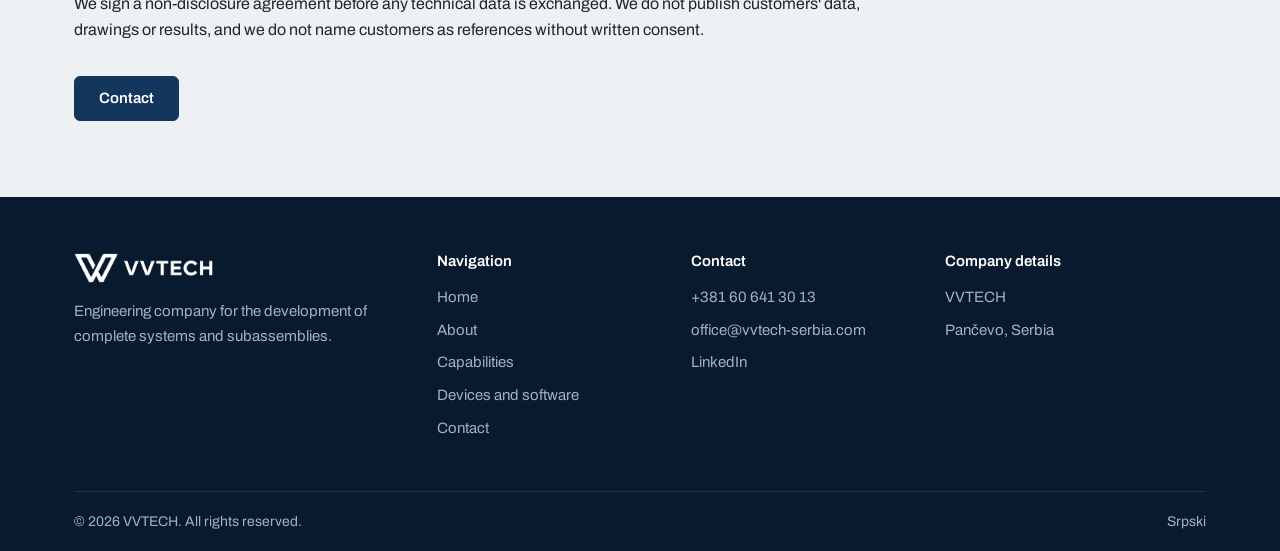
<file: en/about/index.html>
<!DOCTYPE html>
<html lang="en">
<head>
<meta charset="UTF-8">
<meta name="viewport" content="width=device-width, initial-scale=1.0, viewport-fit=cover">
<title>About | VVTECH</title>
<meta name="description" content="VVTECH is an engineering company based in Pančevo, Serbia: development of complete systems and subassemblies, phased way of working, forms of cooperation and confidentiality.">
<meta name="author" content="VVTECH">
<meta name="robots" content="index, follow">
<link rel="canonical" href="https://vvtech-serbia.com/en/about/">
<link rel="alternate" hreflang="sr" href="https://vvtech-serbia.com/o-nama/">
<link rel="alternate" hreflang="en" href="https://vvtech-serbia.com/en/about/">
<link rel="alternate" hreflang="x-default" href="https://vvtech-serbia.com/en/about/">
<meta property="og:type" content="website">
<meta property="og:site_name" content="VVTECH">
<meta property="og:title" content="About | VVTECH">
<meta property="og:description" content="VVTECH is an engineering company based in Pančevo, Serbia: development of complete systems and subassemblies, phased way of working, forms of cooperation and confidentiality.">
<meta property="og:url" content="https://vvtech-serbia.com/en/about/">
<meta property="og:image" content="https://vvtech-serbia.com/assets/og-vvtech.png">
<meta name="twitter:card" content="summary_large_image">
<meta name="theme-color" content="#0b2440">
<link rel="icon" type="image/svg+xml" href="../../assets/favicon.svg">
<link rel="preconnect" href="https://fonts.googleapis.com">
<link rel="preconnect" href="https://fonts.gstatic.com" crossorigin>
<link href="https://fonts.googleapis.com/css2?family=Archivo:wght@400;500;600;700&display=swap" rel="stylesheet">
<link rel="stylesheet" href="../../css/style.css?v=22">
</head>
<body>
<a href="#sadrzaj" class="skip">Skip to content</a>

<div class="topbar">
  <div class="container">
    <div>
      <a href="tel:+381606413013">+381 60 641 30 13</a><span class="sep">|</span><a href="mailto:office@vvtech-serbia.com">office@vvtech-serbia.com</a>
    </div>
    <div class="langs"><a href="../../o-nama/" lang="sr">Srpski</a><span class="sep">|</span><a href="./" class="on" lang="en">English</a></div>
  </div>
</div>

<header class="header">
  <div class="container">
    <a class="logo" href="../"><img src="../../assets/logo-horizontal.png" alt="VVTECH" width="166" height="36"></a>
    <button class="menu-toggle" type="button" aria-expanded="false" aria-controls="meni">Menu</button>
    <ul class="menu" id="meni">
      <li><a href="../">Home</a></li>
      <li><a href="../about/" class="active">About</a></li>
      <li><a href="../services/">Capabilities</a></li>
      <li><a href="../projects/">Devices and software</a></li>
      <li class="cta"><a href="../contact/">Contact</a></li>
    </ul>
  </div>
</header>

<main id="sadrzaj">
  <section class="pagehead">
    <div class="container">
      <p class="crumbs"><a href="../">Home</a> / About</p>
      <h1>About</h1>
    </div>
  </section>

  <section class="content">
    <div class="container">
      <div class="two">
        <div>
          <p class="lead">VVTECH is an engineering company based in Pančevo, Serbia. We develop complete
            systems and individual subassemblies — from requirements definition and analysis, through
            prototyping and testing, to the technical documentation required for series production.</p>
          <p>We cover guidance and control, flight dynamics, mechanical design, electronics and firmware,
            RF and telemetry, software, testing and documentation. In addition to development services,
            we design and build our own telemetry and communication devices.</p>
          <p>We work with companies that develop, integrate or manufacture technical systems, in Serbia
            and abroad.</p>
        </div>
        <table class="facts">
          <tr><th>Name</th><td>VVTECH</td></tr>
          <tr><th>Head office</th><td>Pančevo, Serbia</td></tr>
          <tr><th>Founded</th><td>2025</td></tr>
          <tr><th>Activity</th><td>Engineering development and testing</td></tr>
          <tr><th>Languages</th><td>Serbian, English</td></tr>
          <tr><th>Phone</th><td>+381 60 641 30 13</td></tr>
          <tr><th>E-mail</th><td>office@vvtech-serbia.com</td></tr>
        </table>
      </div>

      <h2>How we work</h2>
      <p>Work is divided into phases. For each phase the input, the deliverable and the acceptance
        criterion are agreed in advance.</p>
      <div class="table-wrap">
        <table class="grid">
          <thead><tr><th>Phase</th><th>Input</th><th>Deliverable</th></tr></thead>
          <tbody>
            <tr><th>1. Requirements</th><td>The customer's specification or a description of the problem</td><td>Scope document with acceptance criteria</td></tr>
            <tr><th>2. Analysis</th><td>Requirements, available data, constraints</td><td>Model, analysis results, report stating the assumptions</td></tr>
            <tr><th>3. Prototype</th><td>The agreed design</td><td>Functional unit, source code, schematics and drawings</td></tr>
            <tr><th>4. Testing</th><td>Prototype and test plan</td><td>Measurement records and test report</td></tr>
            <tr><th>5. Handover</th><td>Accepted results</td><td>Technical documentation for production, training</td></tr>
          </tbody>
        </table>
      </div>

      <h2 id="saradnja">Forms of cooperation</h2>
      <h3>On a project</h3>
      <ul>
        <li><strong>Development on request.</strong> We take over a complete system or a clearly defined subassembly, with agreed requirements, deadlines and documentation.</li>
        <li><strong>Project cooperation.</strong> We work on part of the scope in the customer's project, as an extension of its development team.</li>
        <li><strong>Independent review.</strong> Review of an existing design, a feasibility study, a technical specification or the technical part of a bid.</li>
      </ul>
      <h3>Permanent capacity in Serbia</h3>
      <ul>
        <li><strong>Dedicated engineering centre.</strong> Establishment and operation of a development office in Serbia for the partner's needs.</li>
        <li><strong>Joint company.</strong> A jointly owned entity, branch or representative office in Serbia.</li>
        <li><strong>Partner investment.</strong> The partner invests in equipment, laboratory and staff for long-term cooperation; we contribute the engineering work and know-how.</li>
      </ul>
      <p style="margin-top:14px">The ownership structure, rights to results and the investment model are agreed in advance and in writing.</p>

      <h2>Confidentiality</h2>
      <p>We sign a non-disclosure agreement before any technical data is exchanged. We do not publish
        customers' data, drawings or results, and we do not name customers as references without written consent.</p>

      <p style="margin-top:32px"><a class="btn" href="../contact/">Contact</a></p>
    </div>
  </section>

</main>

<footer class="footer">
  <div class="container">
    <div class="cols">
      <div>
        <img src="../../assets/logo-horizontal-white.png" alt="VVTECH" width="139" height="30">
        <p>Engineering company for the development of complete systems and subassemblies.</p>
      </div>
      <div>
        <h4>Navigation</h4>
        <ul>
          <li><a href="../">Home</a></li>
          <li><a href="../about/">About</a></li>
          <li><a href="../services/">Capabilities</a></li>
          <li><a href="../projects/">Devices and software</a></li>
          <li><a href="../contact/">Contact</a></li>
        </ul>
      </div>
      <div>
        <h4>Contact</h4>
        <ul>
          <li><a href="tel:+381606413013">+381 60 641 30 13</a></li>
          <li><a href="mailto:office@vvtech-serbia.com">office@vvtech-serbia.com</a></li>
          <li><a href="https://www.linkedin.com/company/vvtech-serbia/">LinkedIn</a></li>
        </ul>
      </div>
      <div>
        <h4>Company details</h4>
        <ul>
          <li>VVTECH</li>
          <li>Pančevo, Serbia</li>
        </ul>
      </div>
    </div>
    <div class="bottom">
      <span>&copy; <span id="year">2026</span> VVTECH. All rights reserved.</span>
      <span><a href="../../o-nama/" lang="sr">Srpski</a></span>
    </div>
  </div>
</footer>
<script src="../../js/main.js?v=22"></script>
</body>
</html>
</file>
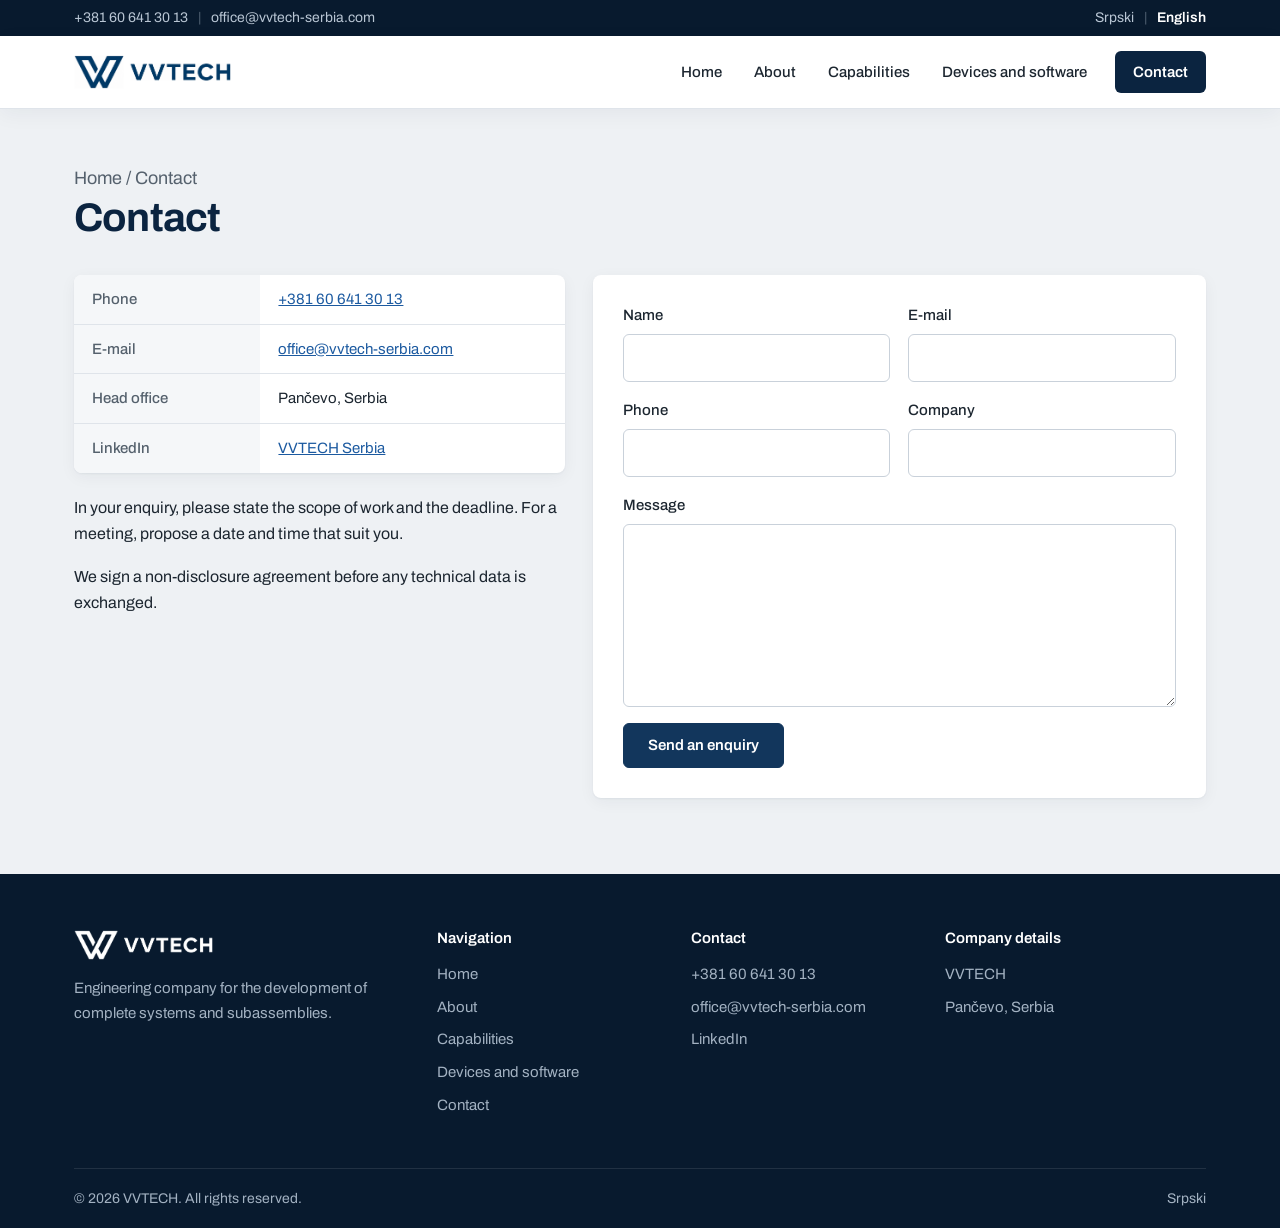
<file: en/contact/index.html>
<!DOCTYPE html>
<html lang="en">
<head>
<meta charset="UTF-8">
<meta name="viewport" content="width=device-width, initial-scale=1.0, viewport-fit=cover">
<title>Contact | VVTECH</title>
<meta name="description" content="Contact VVTECH: +381 60 641 30 13, office@vvtech-serbia.com, Pančevo, Serbia.">
<meta name="author" content="VVTECH">
<meta name="robots" content="index, follow">
<link rel="canonical" href="https://vvtech-serbia.com/en/contact/">
<link rel="alternate" hreflang="sr" href="https://vvtech-serbia.com/kontakt/">
<link rel="alternate" hreflang="en" href="https://vvtech-serbia.com/en/contact/">
<link rel="alternate" hreflang="x-default" href="https://vvtech-serbia.com/en/contact/">
<meta property="og:type" content="website">
<meta property="og:site_name" content="VVTECH">
<meta property="og:title" content="Contact | VVTECH">
<meta property="og:description" content="Contact VVTECH: +381 60 641 30 13, office@vvtech-serbia.com, Pančevo, Serbia.">
<meta property="og:url" content="https://vvtech-serbia.com/en/contact/">
<meta property="og:image" content="https://vvtech-serbia.com/assets/og-vvtech.png">
<meta name="twitter:card" content="summary_large_image">
<meta name="theme-color" content="#0b2440">
<link rel="icon" type="image/svg+xml" href="../../assets/favicon.svg">
<link rel="preconnect" href="https://fonts.googleapis.com">
<link rel="preconnect" href="https://fonts.gstatic.com" crossorigin>
<link href="https://fonts.googleapis.com/css2?family=Archivo:wght@400;500;600;700&display=swap" rel="stylesheet">
<link rel="stylesheet" href="../../css/style.css?v=22">
</head>
<body>
<a href="#sadrzaj" class="skip">Skip to content</a>

<div class="topbar">
  <div class="container">
    <div>
      <a href="tel:+381606413013">+381 60 641 30 13</a><span class="sep">|</span><a href="mailto:office@vvtech-serbia.com">office@vvtech-serbia.com</a>
    </div>
    <div class="langs"><a href="../../kontakt/" lang="sr">Srpski</a><span class="sep">|</span><a href="./" class="on" lang="en">English</a></div>
  </div>
</div>

<header class="header">
  <div class="container">
    <a class="logo" href="../"><img src="../../assets/logo-horizontal.png" alt="VVTECH" width="166" height="36"></a>
    <button class="menu-toggle" type="button" aria-expanded="false" aria-controls="meni">Menu</button>
    <ul class="menu" id="meni">
      <li><a href="../">Home</a></li>
      <li><a href="../about/">About</a></li>
      <li><a href="../services/">Capabilities</a></li>
      <li><a href="../projects/">Devices and software</a></li>
      <li class="cta"><a href="../contact/" class="active">Contact</a></li>
    </ul>
  </div>
</header>

<main id="sadrzaj">
  <section class="pagehead">
    <div class="container">
      <p class="crumbs"><a href="../">Home</a> / Contact</p>
      <h1>Contact</h1>
    </div>
  </section>

  <section class="content">
    <div class="container">
      <div class="contact-page">
        <div>
          <table class="facts">
            <tr><th>Phone</th><td><a href="tel:+381606413013">+381 60 641 30 13</a></td></tr>
            <tr><th>E-mail</th><td><a href="mailto:office@vvtech-serbia.com">office@vvtech-serbia.com</a></td></tr>
            <tr><th>Head office</th><td>Pančevo, Serbia</td></tr>
            <tr><th>LinkedIn</th><td><a href="https://www.linkedin.com/company/vvtech-serbia/">VVTECH Serbia</a></td></tr>
          </table>
          <p style="margin-top:22px">In your enquiry, please state the scope of work and the deadline. For a
            meeting, propose a date and time that suit you.</p>
          <p>We sign a non-disclosure agreement before any technical data is exchanged.</p>
        </div>

        <form action="https://formsubmit.co/vvtechserbia@gmail.com" method="POST">
          <input type="hidden" name="_subject" value="Website enquiry — VVTECH">
          <input type="hidden" name="_cc" value="office@vvtech-serbia.com">
          <input type="hidden" name="_template" value="table">
          <input type="hidden" name="_captcha" value="false">
          <input type="hidden" name="_next" value="https://vvtech-serbia.com/en/contact/thanks/">
          <input type="text" name="_honey" class="hp" tabindex="-1" autocomplete="off" aria-hidden="true">
          <div class="form-row">
            <label for="f-name">Name<input id="f-name" type="text" name="Name" required autocomplete="name"></label>
            <label for="f-mail">E-mail<input id="f-mail" type="email" name="Email" required autocomplete="email"></label>
          </div>
          <div class="form-row">
            <label for="f-tel">Phone<input id="f-tel" type="tel" name="Phone" autocomplete="tel"></label>
            <label for="f-company">Company<input id="f-company" type="text" name="Company" autocomplete="organization"></label>
          </div>
          <label for="f-msg">Message<textarea id="f-msg" name="Message" rows="7" required></textarea></label>
          <button type="submit" class="btn">Send an enquiry</button>
        </form>
      </div>
    </div>
  </section>

</main>

<footer class="footer">
  <div class="container">
    <div class="cols">
      <div>
        <img src="../../assets/logo-horizontal-white.png" alt="VVTECH" width="139" height="30">
        <p>Engineering company for the development of complete systems and subassemblies.</p>
      </div>
      <div>
        <h4>Navigation</h4>
        <ul>
          <li><a href="../">Home</a></li>
          <li><a href="../about/">About</a></li>
          <li><a href="../services/">Capabilities</a></li>
          <li><a href="../projects/">Devices and software</a></li>
          <li><a href="../contact/">Contact</a></li>
        </ul>
      </div>
      <div>
        <h4>Contact</h4>
        <ul>
          <li><a href="tel:+381606413013">+381 60 641 30 13</a></li>
          <li><a href="mailto:office@vvtech-serbia.com">office@vvtech-serbia.com</a></li>
          <li><a href="https://www.linkedin.com/company/vvtech-serbia/">LinkedIn</a></li>
        </ul>
      </div>
      <div>
        <h4>Company details</h4>
        <ul>
          <li>VVTECH</li>
          <li>Pančevo, Serbia</li>
        </ul>
      </div>
    </div>
    <div class="bottom">
      <span>&copy; <span id="year">2026</span> VVTECH. All rights reserved.</span>
      <span><a href="../../kontakt/" lang="sr">Srpski</a></span>
    </div>
  </div>
</footer>
<script src="../../js/main.js?v=22"></script>
</body>
</html>
</file>
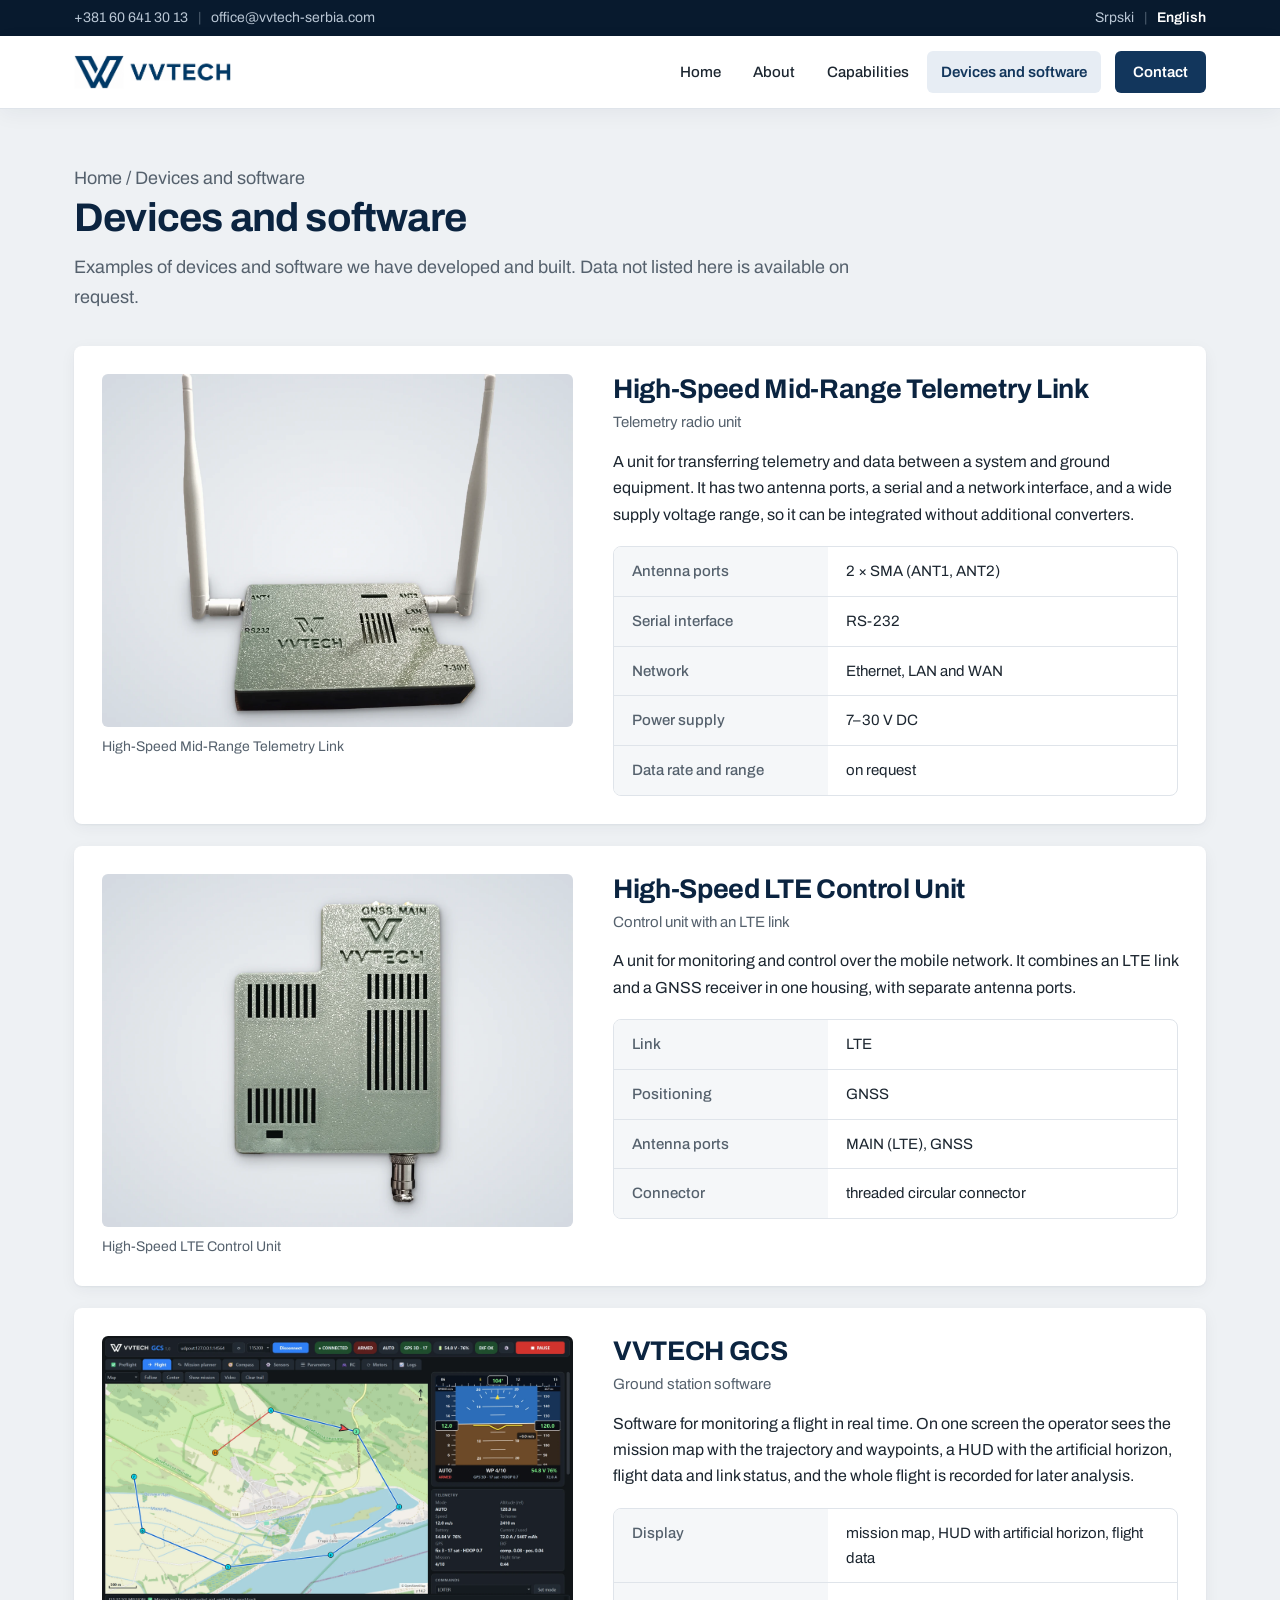
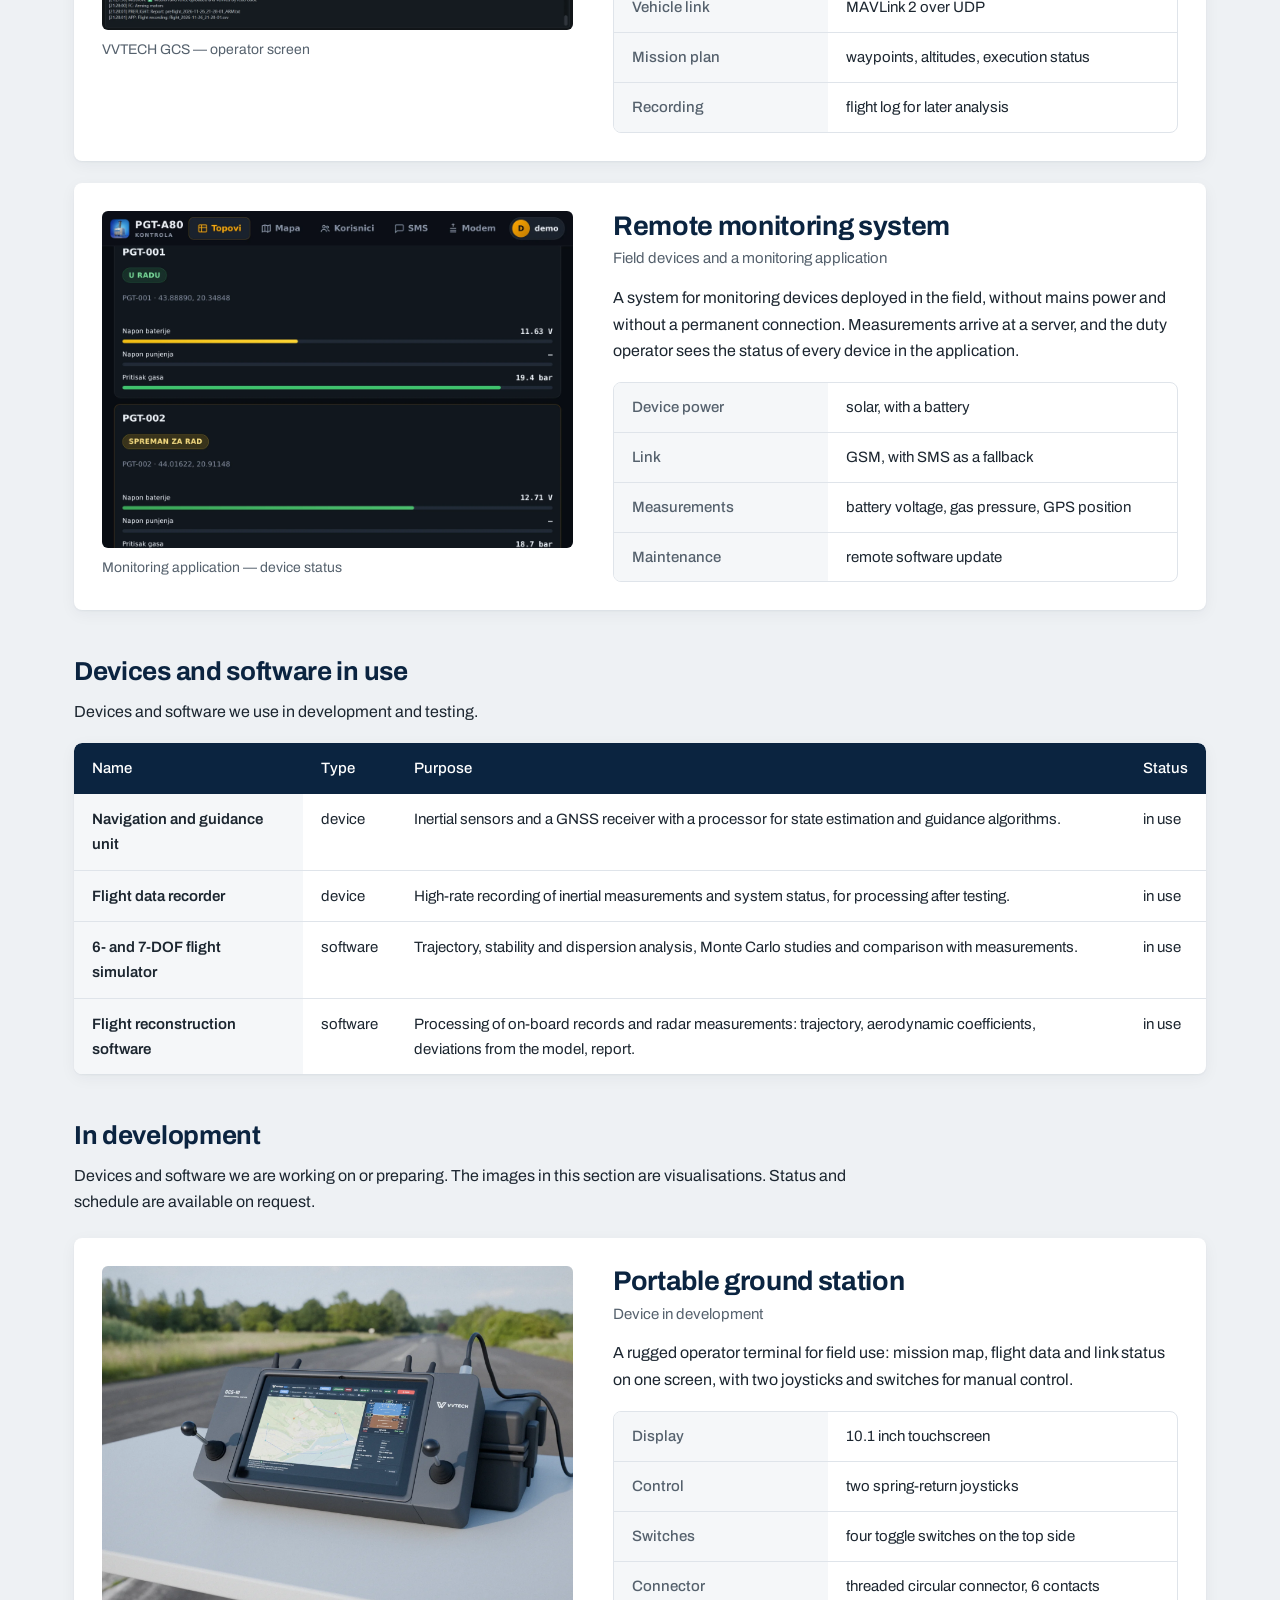
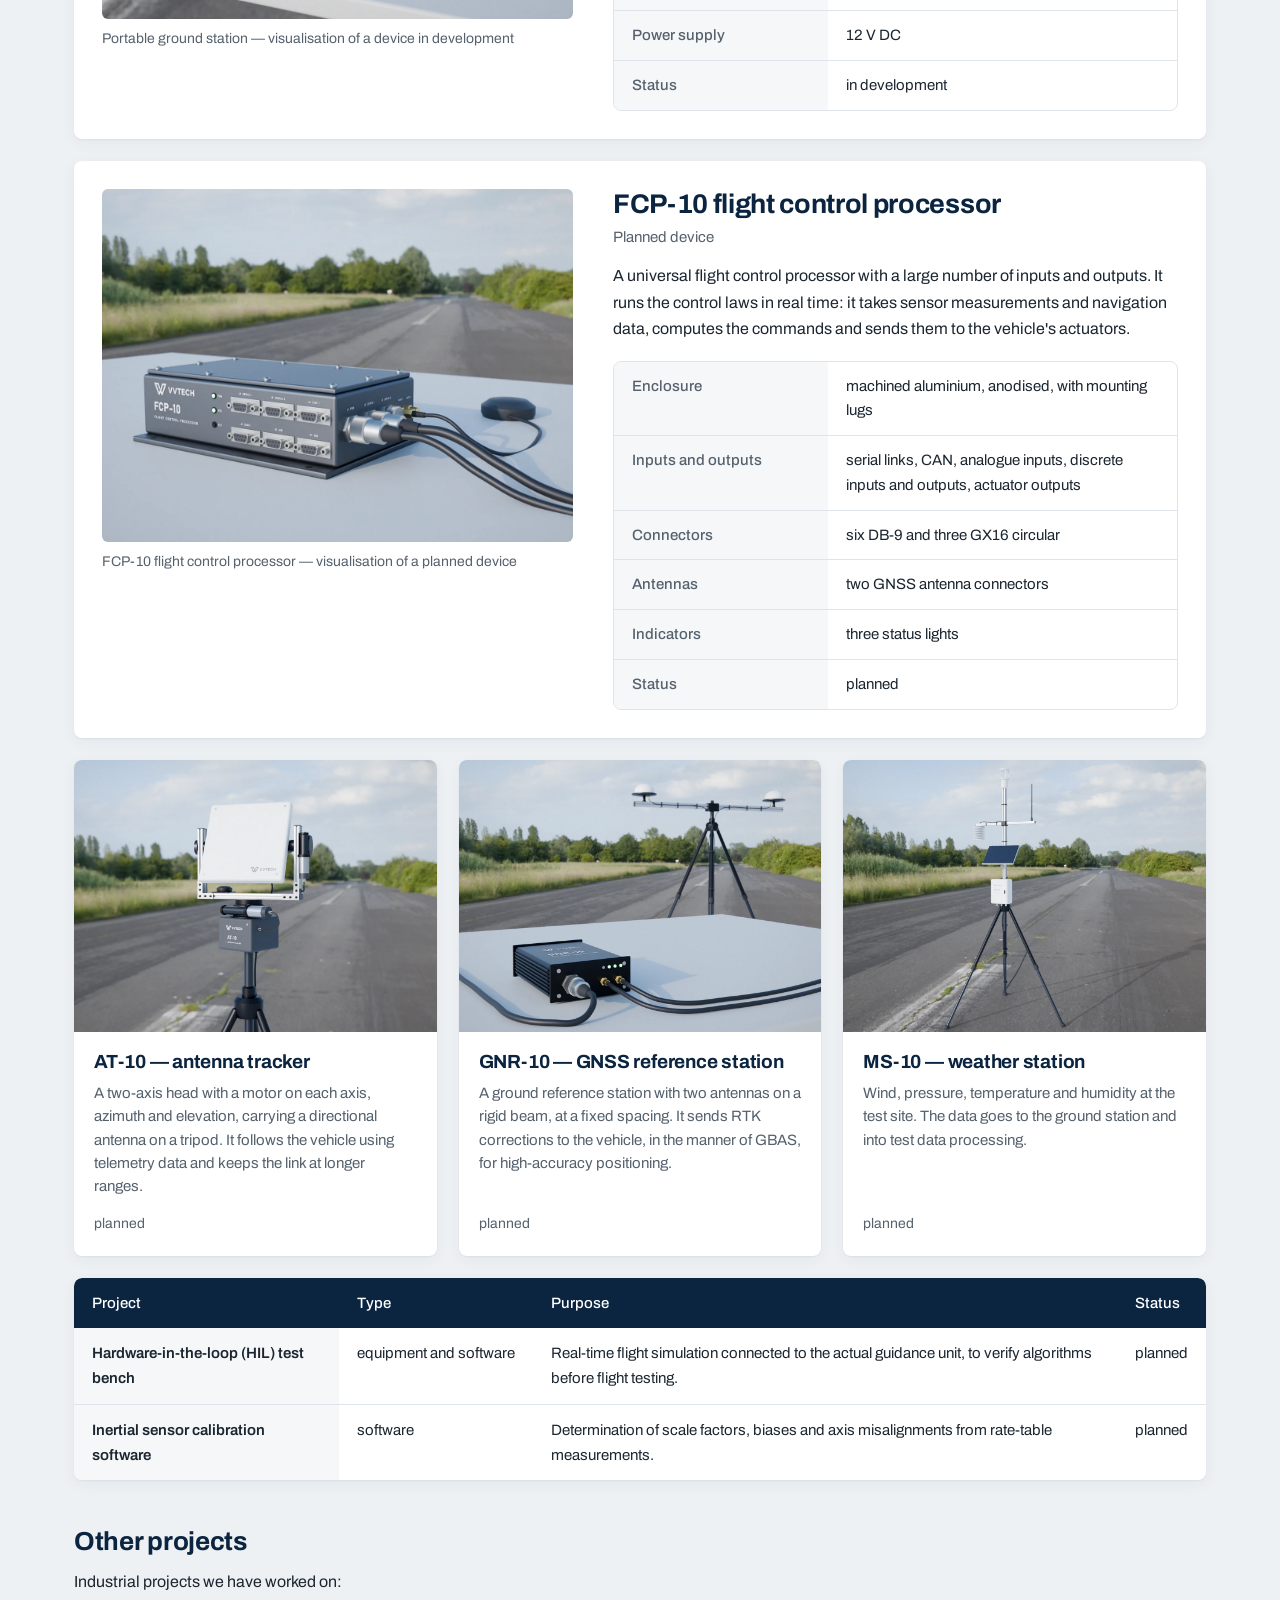
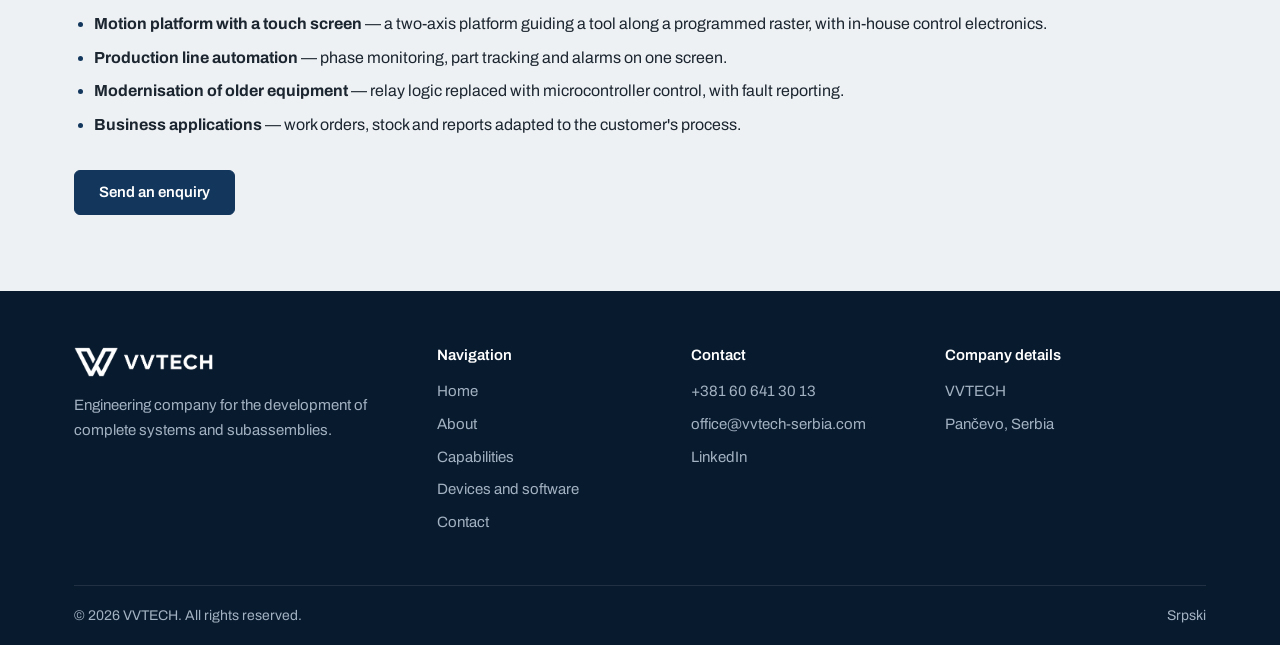
<file: en/projects/index.html>
<!DOCTYPE html>
<html lang="en">
<head>
<meta charset="UTF-8">
<meta name="viewport" content="width=device-width, initial-scale=1.0, viewport-fit=cover">
<title>Devices and software | VVTECH</title>
<meta name="description" content="Devices and software developed by VVTECH: High-Speed Mid-Range Telemetry Link, High-Speed LTE Control Unit, VVTECH GCS ground station software and a remote monitoring system.">
<meta name="author" content="VVTECH">
<meta name="robots" content="index, follow">
<link rel="canonical" href="https://vvtech-serbia.com/en/projects/">
<link rel="alternate" hreflang="sr" href="https://vvtech-serbia.com/projekti/">
<link rel="alternate" hreflang="en" href="https://vvtech-serbia.com/en/projects/">
<link rel="alternate" hreflang="x-default" href="https://vvtech-serbia.com/en/projects/">
<meta property="og:type" content="website">
<meta property="og:site_name" content="VVTECH">
<meta property="og:title" content="Devices and software | VVTECH">
<meta property="og:description" content="Devices and software developed by VVTECH: High-Speed Mid-Range Telemetry Link, High-Speed LTE Control Unit, VVTECH GCS ground station software and a remote monitoring system.">
<meta property="og:url" content="https://vvtech-serbia.com/en/projects/">
<meta property="og:image" content="https://vvtech-serbia.com/assets/og-vvtech.png">
<meta name="twitter:card" content="summary_large_image">
<meta name="theme-color" content="#0b2440">
<link rel="icon" type="image/svg+xml" href="../../assets/favicon.svg">
<link rel="preconnect" href="https://fonts.googleapis.com">
<link rel="preconnect" href="https://fonts.gstatic.com" crossorigin>
<link href="https://fonts.googleapis.com/css2?family=Archivo:wght@400;500;600;700&display=swap" rel="stylesheet">
<link rel="stylesheet" href="../../css/style.css?v=22">
</head>
<body>
<a href="#sadrzaj" class="skip">Skip to content</a>

<div class="topbar">
  <div class="container">
    <div>
      <a href="tel:+381606413013">+381 60 641 30 13</a><span class="sep">|</span><a href="mailto:office@vvtech-serbia.com">office@vvtech-serbia.com</a>
    </div>
    <div class="langs"><a href="../../projekti/" lang="sr">Srpski</a><span class="sep">|</span><a href="./" class="on" lang="en">English</a></div>
  </div>
</div>

<header class="header">
  <div class="container">
    <a class="logo" href="../"><img src="../../assets/logo-horizontal.png" alt="VVTECH" width="166" height="36"></a>
    <button class="menu-toggle" type="button" aria-expanded="false" aria-controls="meni">Menu</button>
    <ul class="menu" id="meni">
      <li><a href="../">Home</a></li>
      <li><a href="../about/">About</a></li>
      <li><a href="../services/">Capabilities</a></li>
      <li><a href="../projects/" class="active">Devices and software</a></li>
      <li class="cta"><a href="../contact/">Contact</a></li>
    </ul>
  </div>
</header>

<main id="sadrzaj">
  <section class="pagehead">
    <div class="container">
      <p class="crumbs"><a href="../">Home</a> / Devices and software</p>
      <h1>Devices and software</h1>
      <p>Examples of devices and software we have developed and built. Data not listed here is available on request.</p>
    </div>
  </section>

  <section class="content">
    <div class="container">

      <div class="product" id="telemetry-link">
        <figure>
          <img src="../../assets/products/hs-mid-range-telemetry-svetla.webp" alt="High-Speed Mid-Range Telemetry Link" width="1600" height="1200">
          <figcaption>High-Speed Mid-Range Telemetry Link</figcaption>
        </figure>
        <div>
          <h2>High-Speed Mid-Range Telemetry Link</h2>
          <p class="kind">Telemetry radio unit</p>
          <p>A unit for transferring telemetry and data between a system and ground equipment. It has two
            antenna ports, a serial and a network interface, and a wide supply voltage range, so it can be
            integrated without additional converters.</p>
          <table class="facts">
            <tr><th>Antenna ports</th><td>2 × SMA (ANT1, ANT2)</td></tr>
            <tr><th>Serial interface</th><td>RS-232</td></tr>
            <tr><th>Network</th><td>Ethernet, LAN and WAN</td></tr>
            <tr><th>Power supply</th><td>7–30 V DC</td></tr>
            <tr><th>Data rate and range</th><td>on request</td></tr>
          </table>
        </div>
      </div>

      <div class="product" id="lte-control-unit">
        <figure>
          <img src="../../assets/products/hs-lte-control-unit-svetla.webp" alt="High-Speed LTE Control Unit" width="1600" height="1200" loading="lazy">
          <figcaption>High-Speed LTE Control Unit</figcaption>
        </figure>
        <div>
          <h2>High-Speed LTE Control Unit</h2>
          <p class="kind">Control unit with an LTE link</p>
          <p>A unit for monitoring and control over the mobile network. It combines an LTE link and a GNSS
            receiver in one housing, with separate antenna ports.</p>
          <table class="facts">
            <tr><th>Link</th><td>LTE</td></tr>
            <tr><th>Positioning</th><td>GNSS</td></tr>
            <tr><th>Antenna ports</th><td>MAIN (LTE), GNSS</td></tr>
            <tr><th>Connector</th><td>threaded circular connector</td></tr>
          </table>
        </div>
      </div>

      <div class="product" id="gcs">
        <figure>
          <img src="../../assets/projects/gnc.webp?v=16" alt="VVTECH GCS — ground station software" width="2400" height="1500" loading="lazy">
          <figcaption>VVTECH GCS — operator screen</figcaption>
        </figure>
        <div>
          <h2>VVTECH GCS</h2>
          <p class="kind">Ground station software</p>
          <p>Software for monitoring a flight in real time. On one screen the operator sees the mission map
            with the trajectory and waypoints, a HUD with the artificial horizon, flight data and link status, and the
            whole flight is recorded for later analysis.</p>
          <table class="facts">
            <tr><th>Display</th><td>mission map, HUD with artificial horizon, flight data</td></tr>
            <tr><th>Vehicle link</th><td>MAVLink 2 over UDP</td></tr>
            <tr><th>Mission plan</th><td>waypoints, altitudes, execution status</td></tr>
            <tr><th>Recording</th><td>flight log for later analysis</td></tr>
          </table>
        </div>
      </div>

      <div class="product" id="nadzor">
        <figure>
          <img src="../../assets/projects/nadzor.webp?v=14" alt="Remote monitoring application" width="2400" height="1720" loading="lazy">
          <figcaption>Monitoring application — device status</figcaption>
        </figure>
        <div>
          <h2>Remote monitoring system</h2>
          <p class="kind">Field devices and a monitoring application</p>
          <p>A system for monitoring devices deployed in the field, without mains power and without a
            permanent connection. Measurements arrive at a server, and the duty operator sees the status of
            every device in the application.</p>
          <table class="facts">
            <tr><th>Device power</th><td>solar, with a battery</td></tr>
            <tr><th>Link</th><td>GSM, with SMS as a fallback</td></tr>
            <tr><th>Measurements</th><td>battery voltage, gas pressure, GPS position</td></tr>
            <tr><th>Maintenance</th><td>remote software update</td></tr>
          </table>
        </div>
      </div>

      <h2 id="u-upotrebi">Devices and software in use</h2>
      <p>Devices and software we use in development and testing.</p>

      <div class="table-wrap">
        <table class="grid wrap">
          <thead><tr><th>Name</th><th>Type</th><th>Purpose</th><th>Status</th></tr></thead>
          <tbody>
            <tr><th>Navigation and guidance unit</th><td>device</td><td>Inertial sensors and a GNSS receiver with a processor for state estimation and guidance algorithms.</td><td>in use</td></tr>
            <tr><th>Flight data recorder</th><td>device</td><td>High-rate recording of inertial measurements and system status, for processing after testing.</td><td>in use</td></tr>
            <tr><th>6- and 7-DOF flight simulator</th><td>software</td><td>Trajectory, stability and dispersion analysis, Monte Carlo studies and comparison with measurements.</td><td>in use</td></tr>
            <tr><th>Flight reconstruction software</th><td>software</td><td>Processing of on-board records and radar measurements: trajectory, aerodynamic coefficients, deviations from the model, report.</td><td>in use</td></tr>
          </tbody>
        </table>
      </div>

      <h2 id="u-razvoju">In development</h2>
      <p>Devices and software we are working on or preparing. The images in this section are visualisations. Status and schedule are available on request.</p>

      <div class="product" id="zemaljska-stanica" style="margin-top:22px">
        <figure>
          <img src="../../assets/products/zemaljska-stanica.webp" alt="Portable ground station — visualisation of a device in development" width="1600" height="1200" loading="lazy">
          <figcaption>Portable ground station — visualisation of a device in development</figcaption>
        </figure>
        <div>
          <h2>Portable ground station</h2>
          <p class="kind">Device in development</p>
          <p>A rugged operator terminal for field use: mission map, flight data and link status on one screen, with two joysticks and switches for manual control.</p>
          <table class="facts">
            <tr><th>Display</th><td>10.1 inch touchscreen</td></tr>
            <tr><th>Control</th><td>two spring-return joysticks</td></tr>
            <tr><th>Switches</th><td>four toggle switches on the top side</td></tr>
            <tr><th>Connector</th><td>threaded circular connector, 6 contacts</td></tr>
            <tr><th>Power supply</th><td>12 V DC</td></tr>
            <tr><th>Status</th><td>in development</td></tr>
          </table>
        </div>
      </div>

      <div class="product" id="fcp-10" style="margin-top:22px">
        <figure>
          <img src="../../assets/products/fcp-10.webp" alt="FCP-10 flight control processor — visualisation of a planned device" width="1200" height="900" loading="lazy">
          <figcaption>FCP-10 flight control processor — visualisation of a planned device</figcaption>
        </figure>
        <div>
          <h2>FCP-10 flight control processor</h2>
          <p class="kind">Planned device</p>
          <p>A universal flight control processor with a large number of inputs and outputs. It runs the control laws in real time: it takes sensor measurements and navigation data, computes the commands and sends them to the vehicle's actuators.</p>
          <table class="facts">
            <tr><th>Enclosure</th><td>machined aluminium, anodised, with mounting lugs</td></tr>
            <tr><th>Inputs and outputs</th><td>serial links, CAN, analogue inputs, discrete inputs and outputs, actuator outputs</td></tr>
            <tr><th>Connectors</th><td>six DB-9 and three GX16 circular</td></tr>
            <tr><th>Antennas</th><td>two GNSS antenna connectors</td></tr>
            <tr><th>Indicators</th><td>three status lights</td></tr>
            <tr><th>Status</th><td>planned</td></tr>
          </table>
        </div>
      </div>

      <div class="tiles three">
        <div class="tile static" id="at-10">
          <img class="photo" src="../../assets/products/at-10.webp?v=3" alt="AT-10 antenna tracker with a drive on each axis, on a tripod" width="1200" height="900" loading="lazy">
          <div class="tile-body">
            <h3>AT-10 — antenna tracker</h3>
            <p>A two-axis head with a motor on each axis, azimuth and elevation, carrying a directional antenna on a tripod. It follows the vehicle using telemetry data and keeps the link at longer ranges.</p>
            <span class="state">planned</span>
          </div>
        </div>
        <div class="tile static" id="gnr-10">
          <img class="photo" src="../../assets/products/gnr-10.webp?v=4" alt="GNR-10 GNSS reference station with two antennas on a rigid beam" width="1200" height="900" loading="lazy">
          <div class="tile-body">
            <h3>GNR-10 — GNSS reference station</h3>
            <p>A ground reference station with two antennas on a rigid beam, at a fixed spacing. It sends RTK corrections to the vehicle, in the manner of GBAS, for high-accuracy positioning.</p>
            <span class="state">planned</span>
          </div>
        </div>
        <div class="tile static" id="ms-10">
          <img class="photo" src="../../assets/products/ms-10.webp?v=3" alt="MS-10 portable weather station on a tripod" width="1200" height="900" loading="lazy">
          <div class="tile-body">
            <h3>MS-10 — weather station</h3>
            <p>Wind, pressure, temperature and humidity at the test site. The data goes to the ground station and into test data processing.</p>
            <span class="state">planned</span>
          </div>
        </div>
      </div>

      <div class="table-wrap">
        <table class="grid wrap">
          <thead><tr><th>Project</th><th>Type</th><th>Purpose</th><th>Status</th></tr></thead>
          <tbody>
            <tr><th>Hardware-in-the-loop (HIL) test bench</th><td>equipment and software</td><td>Real-time flight simulation connected to the actual guidance unit, to verify algorithms before flight testing.</td><td>planned</td></tr>
            <tr><th>Inertial sensor calibration software</th><td>software</td><td>Determination of scale factors, biases and axis misalignments from rate-table measurements.</td><td>planned</td></tr>
          </tbody>
        </table>
      </div>

      <h2>Other projects</h2>
      <p>Industrial projects we have worked on:</p>
      <ul>
        <li><strong>Motion platform with a touch screen</strong> — a two-axis platform guiding a tool along a programmed raster, with in-house control electronics.</li>
        <li><strong>Production line automation</strong> — phase monitoring, part tracking and alarms on one screen.</li>
        <li><strong>Modernisation of older equipment</strong> — relay logic replaced with microcontroller control, with fault reporting.</li>
        <li><strong>Business applications</strong> — work orders, stock and reports adapted to the customer's process.</li>
      </ul>

      <p style="margin-top:32px"><a class="btn" href="../contact/">Send an enquiry</a></p>
    </div>
  </section>

</main>

<footer class="footer">
  <div class="container">
    <div class="cols">
      <div>
        <img src="../../assets/logo-horizontal-white.png" alt="VVTECH" width="139" height="30">
        <p>Engineering company for the development of complete systems and subassemblies.</p>
      </div>
      <div>
        <h4>Navigation</h4>
        <ul>
          <li><a href="../">Home</a></li>
          <li><a href="../about/">About</a></li>
          <li><a href="../services/">Capabilities</a></li>
          <li><a href="../projects/">Devices and software</a></li>
          <li><a href="../contact/">Contact</a></li>
        </ul>
      </div>
      <div>
        <h4>Contact</h4>
        <ul>
          <li><a href="tel:+381606413013">+381 60 641 30 13</a></li>
          <li><a href="mailto:office@vvtech-serbia.com">office@vvtech-serbia.com</a></li>
          <li><a href="https://www.linkedin.com/company/vvtech-serbia/">LinkedIn</a></li>
        </ul>
      </div>
      <div>
        <h4>Company details</h4>
        <ul>
          <li>VVTECH</li>
          <li>Pančevo, Serbia</li>
        </ul>
      </div>
    </div>
    <div class="bottom">
      <span>&copy; <span id="year">2026</span> VVTECH. All rights reserved.</span>
      <span><a href="../../projekti/" lang="sr">Srpski</a></span>
    </div>
  </div>
</footer>
<script src="../../js/main.js?v=22"></script>
</body>
</html>
</file>
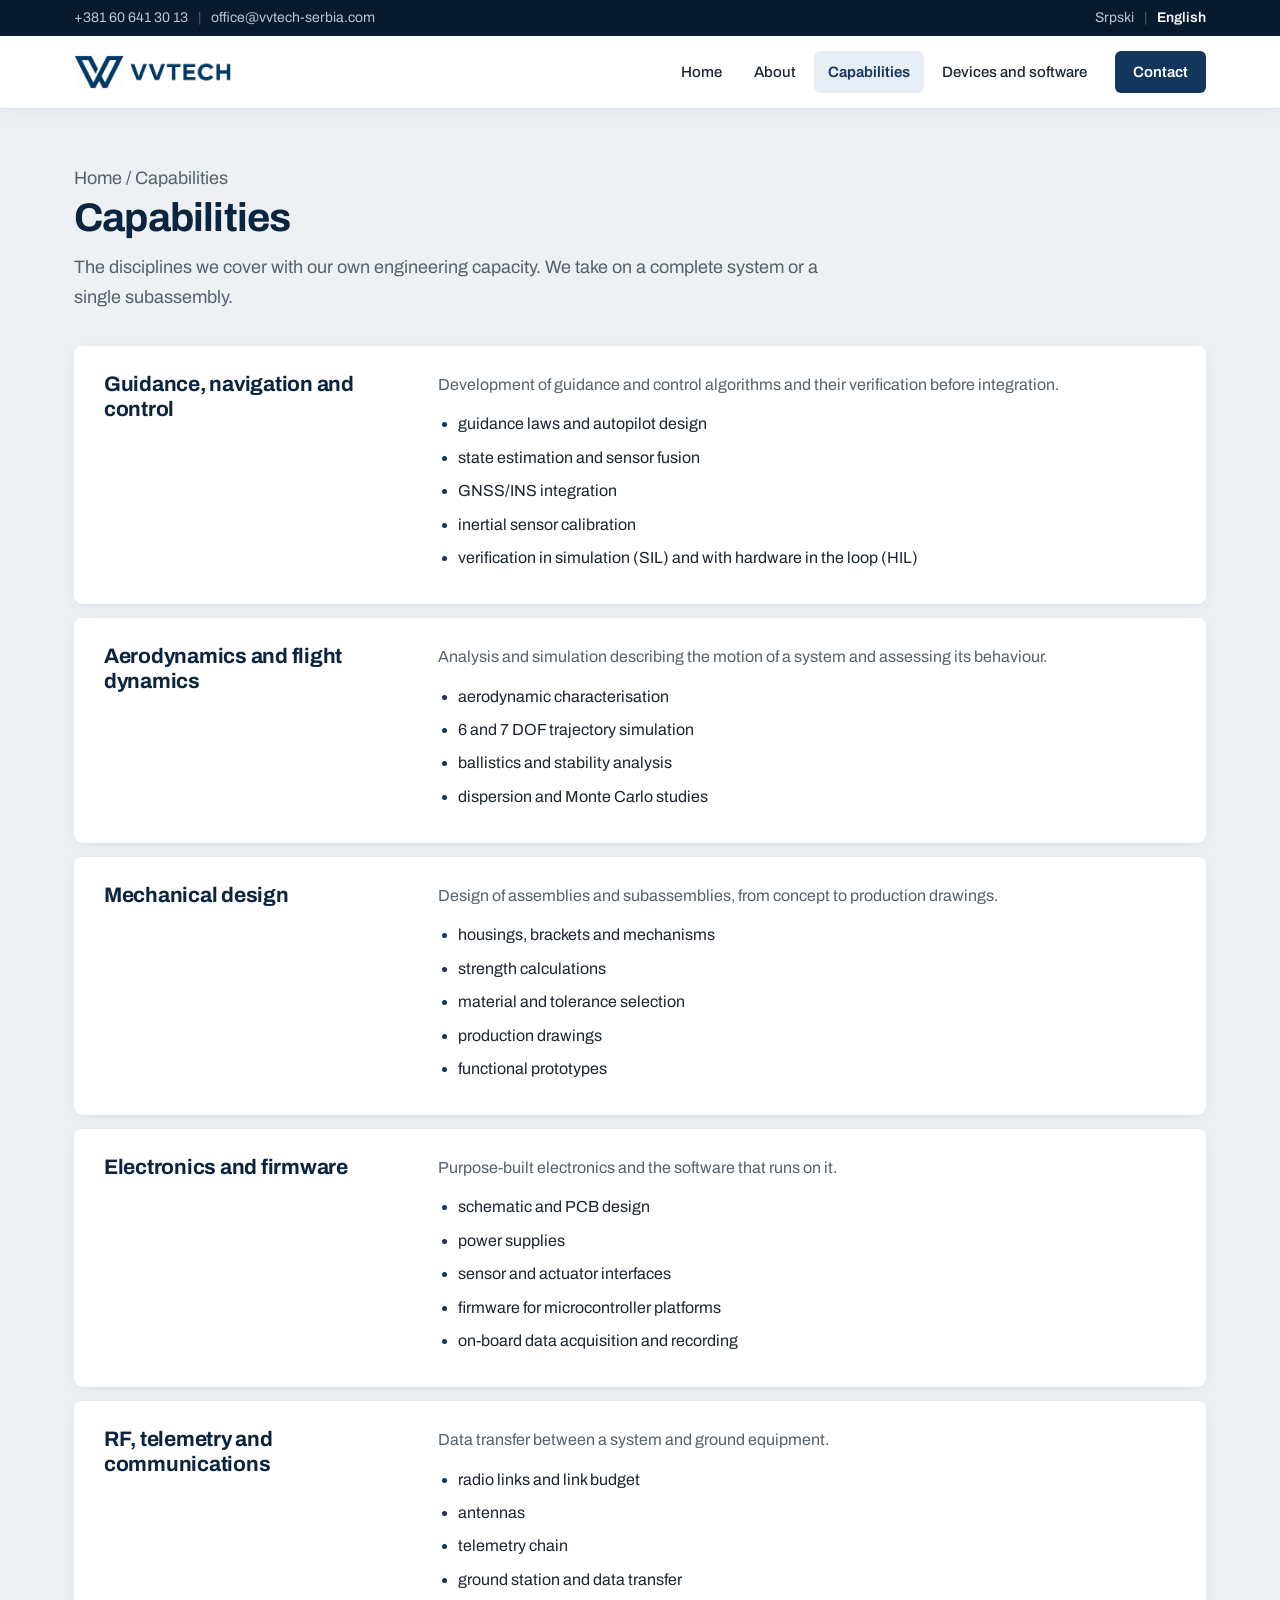
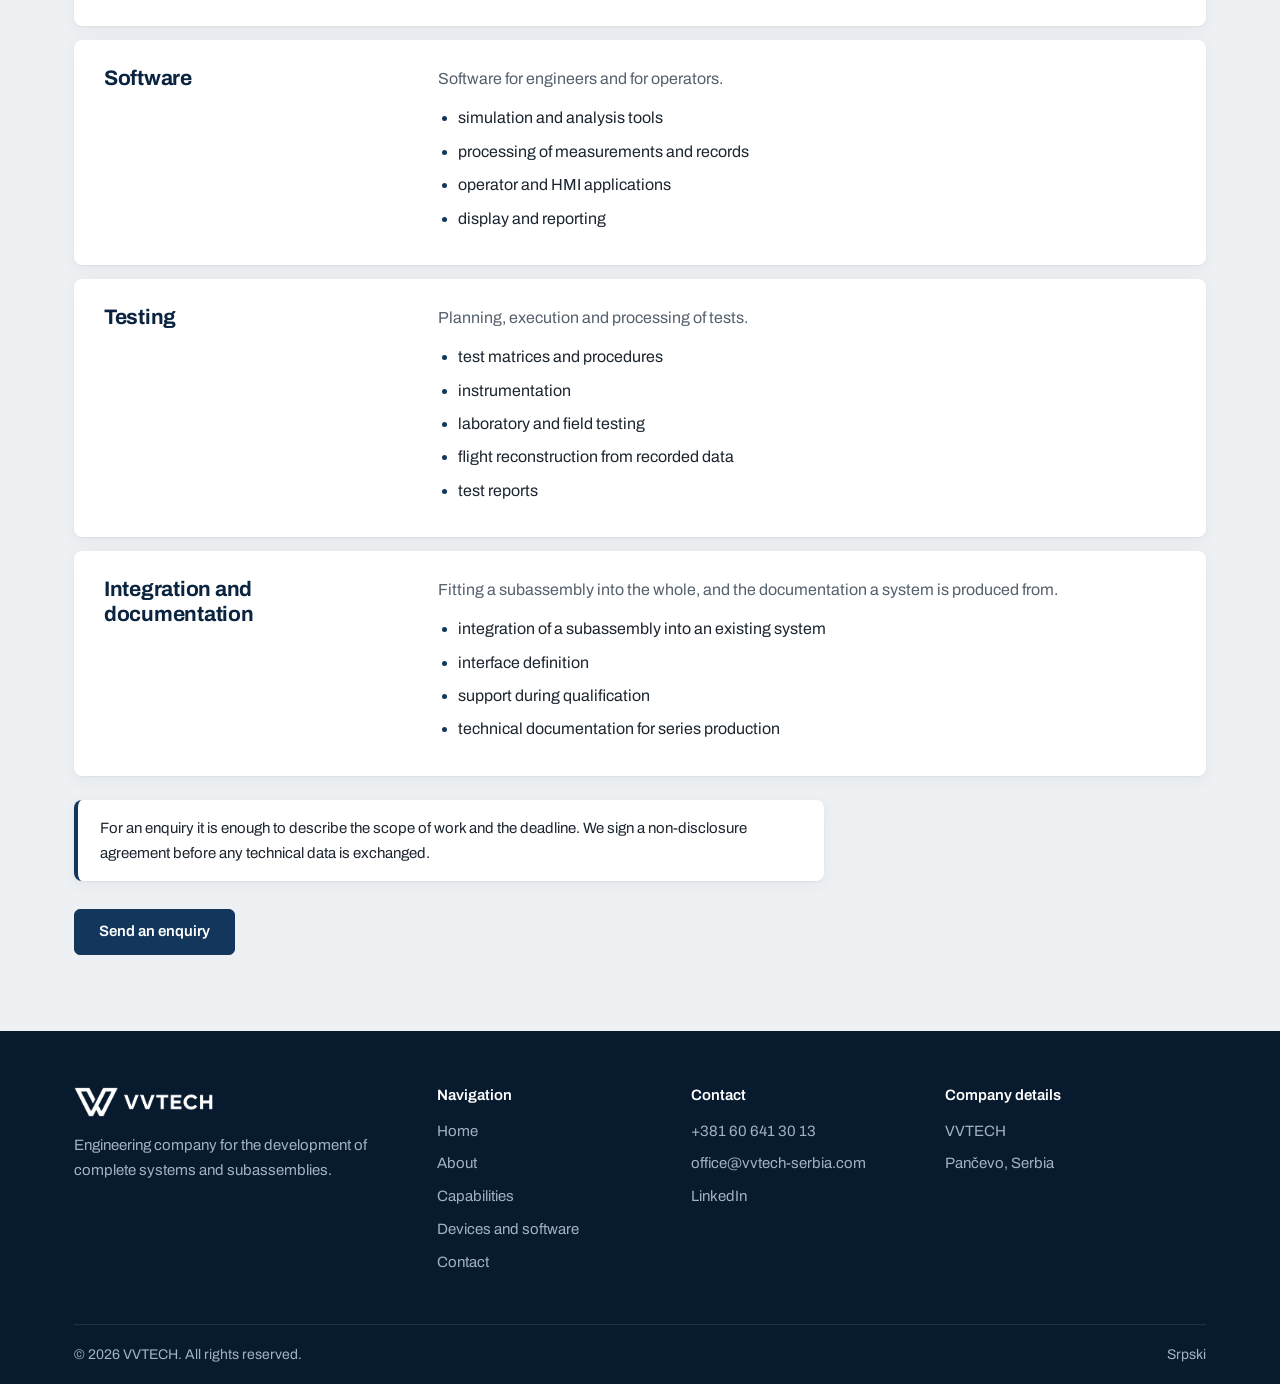
<file: en/services/index.html>
<!DOCTYPE html>
<html lang="en">
<head>
<meta charset="UTF-8">
<meta name="viewport" content="width=device-width, initial-scale=1.0, viewport-fit=cover">
<title>Capabilities | VVTECH</title>
<meta name="description" content="Disciplines: guidance, navigation and control, aerodynamics and flight dynamics, mechanical design, electronics and firmware, RF and telemetry, software, testing, integration and documentation.">
<meta name="author" content="VVTECH">
<meta name="robots" content="index, follow">
<link rel="canonical" href="https://vvtech-serbia.com/en/services/">
<link rel="alternate" hreflang="sr" href="https://vvtech-serbia.com/usluge/">
<link rel="alternate" hreflang="en" href="https://vvtech-serbia.com/en/services/">
<link rel="alternate" hreflang="x-default" href="https://vvtech-serbia.com/en/services/">
<meta property="og:type" content="website">
<meta property="og:site_name" content="VVTECH">
<meta property="og:title" content="Capabilities | VVTECH">
<meta property="og:description" content="Disciplines: guidance, navigation and control, aerodynamics and flight dynamics, mechanical design, electronics and firmware, RF and telemetry, software, testing, integration and documentation.">
<meta property="og:url" content="https://vvtech-serbia.com/en/services/">
<meta property="og:image" content="https://vvtech-serbia.com/assets/og-vvtech.png">
<meta name="twitter:card" content="summary_large_image">
<meta name="theme-color" content="#0b2440">
<link rel="icon" type="image/svg+xml" href="../../assets/favicon.svg">
<link rel="preconnect" href="https://fonts.googleapis.com">
<link rel="preconnect" href="https://fonts.gstatic.com" crossorigin>
<link href="https://fonts.googleapis.com/css2?family=Archivo:wght@400;500;600;700&display=swap" rel="stylesheet">
<link rel="stylesheet" href="../../css/style.css?v=22">
</head>
<body>
<a href="#sadrzaj" class="skip">Skip to content</a>

<div class="topbar">
  <div class="container">
    <div>
      <a href="tel:+381606413013">+381 60 641 30 13</a><span class="sep">|</span><a href="mailto:office@vvtech-serbia.com">office@vvtech-serbia.com</a>
    </div>
    <div class="langs"><a href="../../usluge/" lang="sr">Srpski</a><span class="sep">|</span><a href="./" class="on" lang="en">English</a></div>
  </div>
</div>

<header class="header">
  <div class="container">
    <a class="logo" href="../"><img src="../../assets/logo-horizontal.png" alt="VVTECH" width="166" height="36"></a>
    <button class="menu-toggle" type="button" aria-expanded="false" aria-controls="meni">Menu</button>
    <ul class="menu" id="meni">
      <li><a href="../">Home</a></li>
      <li><a href="../about/">About</a></li>
      <li><a href="../services/" class="active">Capabilities</a></li>
      <li><a href="../projects/">Devices and software</a></li>
      <li class="cta"><a href="../contact/">Contact</a></li>
    </ul>
  </div>
</header>

<main id="sadrzaj">
  <section class="pagehead">
    <div class="container">
      <p class="crumbs"><a href="../">Home</a> / Capabilities</p>
      <h1>Capabilities</h1>
      <p>The disciplines we cover with our own engineering capacity. We take on a complete system or a
        single subassembly.</p>
    </div>
  </section>

  <section class="content">
    <div class="container">

      <div class="block" id="o1">
        <h2>Guidance, navigation and control</h2>
        <div>
          <p>Development of guidance and control algorithms and their verification before integration.</p>
          <ul>
            <li>guidance laws and autopilot design</li>
            <li>state estimation and sensor fusion</li>
            <li>GNSS/INS integration</li>
            <li>inertial sensor calibration</li>
            <li>verification in simulation (SIL) and with hardware in the loop (HIL)</li>
          </ul>
        </div>
      </div>

      <div class="block" id="o2">
        <h2>Aerodynamics and flight dynamics</h2>
        <div>
          <p>Analysis and simulation describing the motion of a system and assessing its behaviour.</p>
          <ul>
            <li>aerodynamic characterisation</li>
            <li>6 and 7 DOF trajectory simulation</li>
            <li>ballistics and stability analysis</li>
            <li>dispersion and Monte Carlo studies</li>
          </ul>
        </div>
      </div>

      <div class="block" id="o3">
        <h2>Mechanical design</h2>
        <div>
          <p>Design of assemblies and subassemblies, from concept to production drawings.</p>
          <ul>
            <li>housings, brackets and mechanisms</li>
            <li>strength calculations</li>
            <li>material and tolerance selection</li>
            <li>production drawings</li>
            <li>functional prototypes</li>
          </ul>
        </div>
      </div>

      <div class="block" id="o4">
        <h2>Electronics and firmware</h2>
        <div>
          <p>Purpose-built electronics and the software that runs on it.</p>
          <ul>
            <li>schematic and PCB design</li>
            <li>power supplies</li>
            <li>sensor and actuator interfaces</li>
            <li>firmware for microcontroller platforms</li>
            <li>on-board data acquisition and recording</li>
          </ul>
        </div>
      </div>

      <div class="block" id="o5">
        <h2>RF, telemetry and communications</h2>
        <div>
          <p>Data transfer between a system and ground equipment.</p>
          <ul>
            <li>radio links and link budget</li>
            <li>antennas</li>
            <li>telemetry chain</li>
            <li>ground station and data transfer</li>
          </ul>
        </div>
      </div>

      <div class="block" id="o6">
        <h2>Software</h2>
        <div>
          <p>Software for engineers and for operators.</p>
          <ul>
            <li>simulation and analysis tools</li>
            <li>processing of measurements and records</li>
            <li>operator and HMI applications</li>
            <li>display and reporting</li>
          </ul>
        </div>
      </div>

      <div class="block" id="o7">
        <h2>Testing</h2>
        <div>
          <p>Planning, execution and processing of tests.</p>
          <ul>
            <li>test matrices and procedures</li>
            <li>instrumentation</li>
            <li>laboratory and field testing</li>
            <li>flight reconstruction from recorded data</li>
            <li>test reports</li>
          </ul>
        </div>
      </div>

      <div class="block" id="o8">
        <h2>Integration and documentation</h2>
        <div>
          <p>Fitting a subassembly into the whole, and the documentation a system is produced from.</p>
          <ul>
            <li>integration of a subassembly into an existing system</li>
            <li>interface definition</li>
            <li>support during qualification</li>
            <li>technical documentation for series production</li>
          </ul>
        </div>
      </div>

      <p class="note">For an enquiry it is enough to describe the scope of work and the deadline. We sign a
        non-disclosure agreement before any technical data is exchanged.</p>
      <p style="margin-top:28px"><a class="btn" href="../contact/">Send an enquiry</a></p>
    </div>
  </section>

</main>

<footer class="footer">
  <div class="container">
    <div class="cols">
      <div>
        <img src="../../assets/logo-horizontal-white.png" alt="VVTECH" width="139" height="30">
        <p>Engineering company for the development of complete systems and subassemblies.</p>
      </div>
      <div>
        <h4>Navigation</h4>
        <ul>
          <li><a href="../">Home</a></li>
          <li><a href="../about/">About</a></li>
          <li><a href="../services/">Capabilities</a></li>
          <li><a href="../projects/">Devices and software</a></li>
          <li><a href="../contact/">Contact</a></li>
        </ul>
      </div>
      <div>
        <h4>Contact</h4>
        <ul>
          <li><a href="tel:+381606413013">+381 60 641 30 13</a></li>
          <li><a href="mailto:office@vvtech-serbia.com">office@vvtech-serbia.com</a></li>
          <li><a href="https://www.linkedin.com/company/vvtech-serbia/">LinkedIn</a></li>
        </ul>
      </div>
      <div>
        <h4>Company details</h4>
        <ul>
          <li>VVTECH</li>
          <li>Pančevo, Serbia</li>
        </ul>
      </div>
    </div>
    <div class="bottom">
      <span>&copy; <span id="year">2026</span> VVTECH. All rights reserved.</span>
      <span><a href="../../usluge/" lang="sr">Srpski</a></span>
    </div>
  </div>
</footer>
<script src="../../js/main.js?v=22"></script>
</body>
</html>
</file>
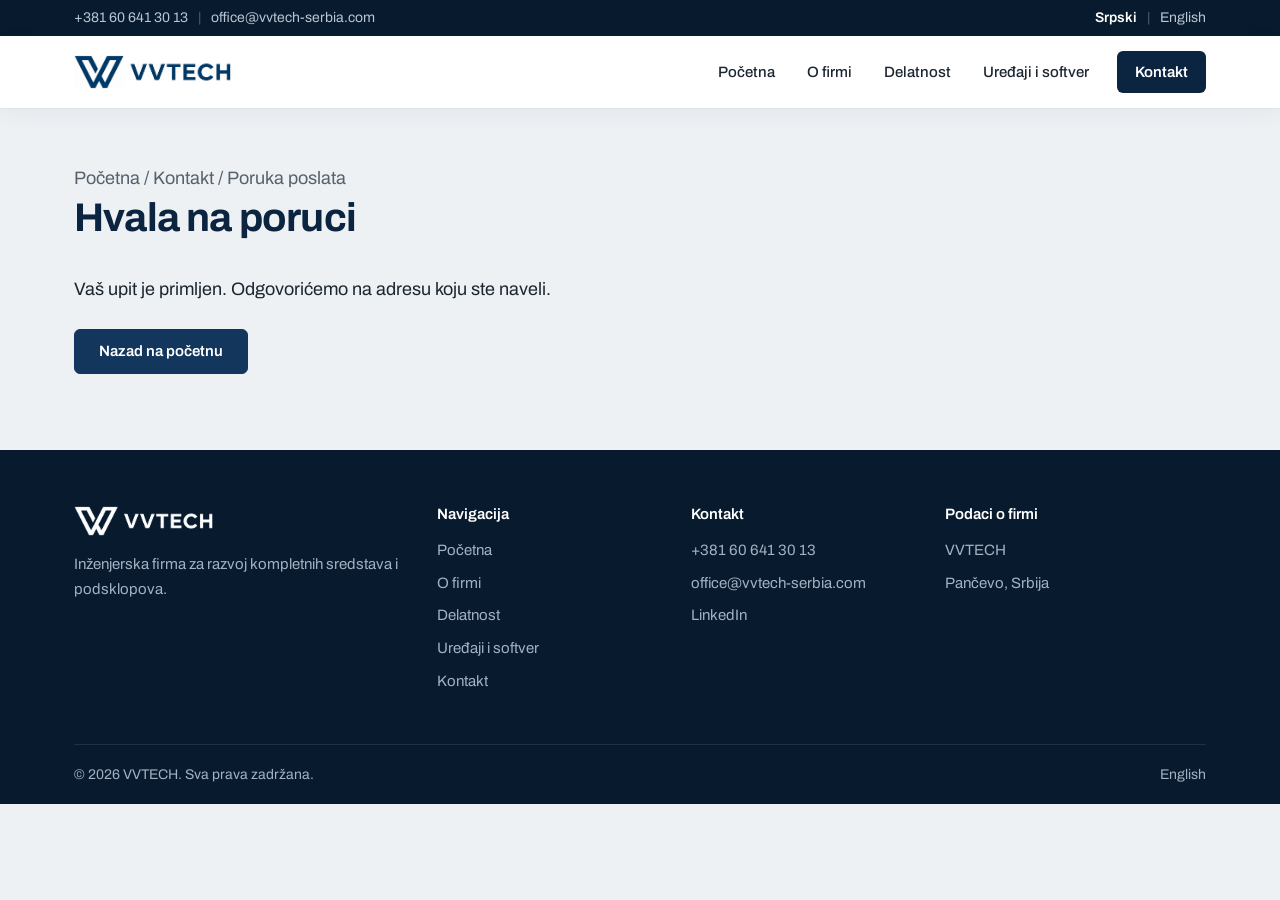
<file: kontakt/hvala/index.html>
<!DOCTYPE html>
<html lang="sr">
<head>
<meta charset="UTF-8">
<meta name="viewport" content="width=device-width, initial-scale=1.0, viewport-fit=cover">
<title>Poruka poslata | VVTECH</title>
<meta name="description" content="Vaš upit je primljen.">
<meta name="author" content="VVTECH">
<meta name="robots" content="index, follow">
<link rel="canonical" href="https://vvtech-serbia.com/kontakt/hvala/">
<link rel="alternate" hreflang="sr" href="https://vvtech-serbia.com/kontakt/hvala/">
<link rel="alternate" hreflang="en" href="https://vvtech-serbia.com/en/contact/thanks/">
<link rel="alternate" hreflang="x-default" href="https://vvtech-serbia.com/en/contact/thanks/">
<meta property="og:type" content="website">
<meta property="og:site_name" content="VVTECH">
<meta property="og:title" content="Poruka poslata | VVTECH">
<meta property="og:description" content="Vaš upit je primljen.">
<meta property="og:url" content="https://vvtech-serbia.com/kontakt/hvala/">
<meta property="og:image" content="https://vvtech-serbia.com/assets/og-vvtech.png">
<meta name="twitter:card" content="summary_large_image">
<meta name="theme-color" content="#0b2440">
<link rel="icon" type="image/svg+xml" href="../../assets/favicon.svg">
<link rel="preconnect" href="https://fonts.googleapis.com">
<link rel="preconnect" href="https://fonts.gstatic.com" crossorigin>
<link href="https://fonts.googleapis.com/css2?family=Archivo:wght@400;500;600;700&display=swap" rel="stylesheet">
<link rel="stylesheet" href="../../css/style.css?v=22">
</head>
<body>
<a href="#sadrzaj" class="skip">Preskoči na sadržaj</a>

<div class="topbar">
  <div class="container">
    <div>
      <a href="tel:+381606413013">+381 60 641 30 13</a><span class="sep">|</span><a href="mailto:office@vvtech-serbia.com">office@vvtech-serbia.com</a>
    </div>
    <div class="langs"><a href="./" class="on" lang="sr">Srpski</a><span class="sep">|</span><a href="../../en/contact/thanks/" lang="en">English</a></div>
  </div>
</div>

<header class="header">
  <div class="container">
    <a class="logo" href="../../"><img src="../../assets/logo-horizontal.png" alt="VVTECH" width="166" height="36"></a>
    <button class="menu-toggle" type="button" aria-expanded="false" aria-controls="meni">Meni</button>
    <ul class="menu" id="meni">
      <li><a href="../../">Početna</a></li>
      <li><a href="../../o-nama/">O firmi</a></li>
      <li><a href="../../usluge/">Delatnost</a></li>
      <li><a href="../../projekti/">Uređaji i softver</a></li>
      <li class="cta"><a href="../../kontakt/" class="active">Kontakt</a></li>
    </ul>
  </div>
</header>

<main id="sadrzaj">
  <section class="pagehead">
    <div class="container">
      <p class="crumbs"><a href="../../">Početna</a> / <a href="../">Kontakt</a> / Poruka poslata</p>
      <h1>Hvala na poruci</h1>
    </div>
  </section>
  <section class="content">
    <div class="container">
      <p class="lead">Vaš upit je primljen. Odgovorićemo na adresu koju ste naveli.</p>
      <p style="margin-top:24px"><a class="btn" href="../../">Nazad na početnu</a></p>
    </div>
  </section>
</main>

<footer class="footer">
  <div class="container">
    <div class="cols">
      <div>
        <img src="../../assets/logo-horizontal-white.png" alt="VVTECH" width="139" height="30">
        <p>Inženjerska firma za razvoj kompletnih sredstava i podsklopova.</p>
      </div>
      <div>
        <h4>Navigacija</h4>
        <ul>
          <li><a href="../../">Početna</a></li>
          <li><a href="../../o-nama/">O firmi</a></li>
          <li><a href="../../usluge/">Delatnost</a></li>
          <li><a href="../../projekti/">Uređaji i softver</a></li>
          <li><a href="../../kontakt/">Kontakt</a></li>
        </ul>
      </div>
      <div>
        <h4>Kontakt</h4>
        <ul>
          <li><a href="tel:+381606413013">+381 60 641 30 13</a></li>
          <li><a href="mailto:office@vvtech-serbia.com">office@vvtech-serbia.com</a></li>
          <li><a href="https://www.linkedin.com/company/vvtech-serbia/">LinkedIn</a></li>
        </ul>
      </div>
      <div>
        <h4>Podaci o firmi</h4>
        <ul>
          <li>VVTECH</li>
          <li>Pančevo, Srbija</li>
        </ul>
      </div>
    </div>
    <div class="bottom">
      <span>&copy; <span id="year">2026</span> VVTECH. Sva prava zadržana.</span>
      <span><a href="../../en/contact/thanks/" lang="en">English</a></span>
    </div>
  </div>
</footer>
<script src="../../js/main.js?v=22"></script>
</body>
</html>
</file>
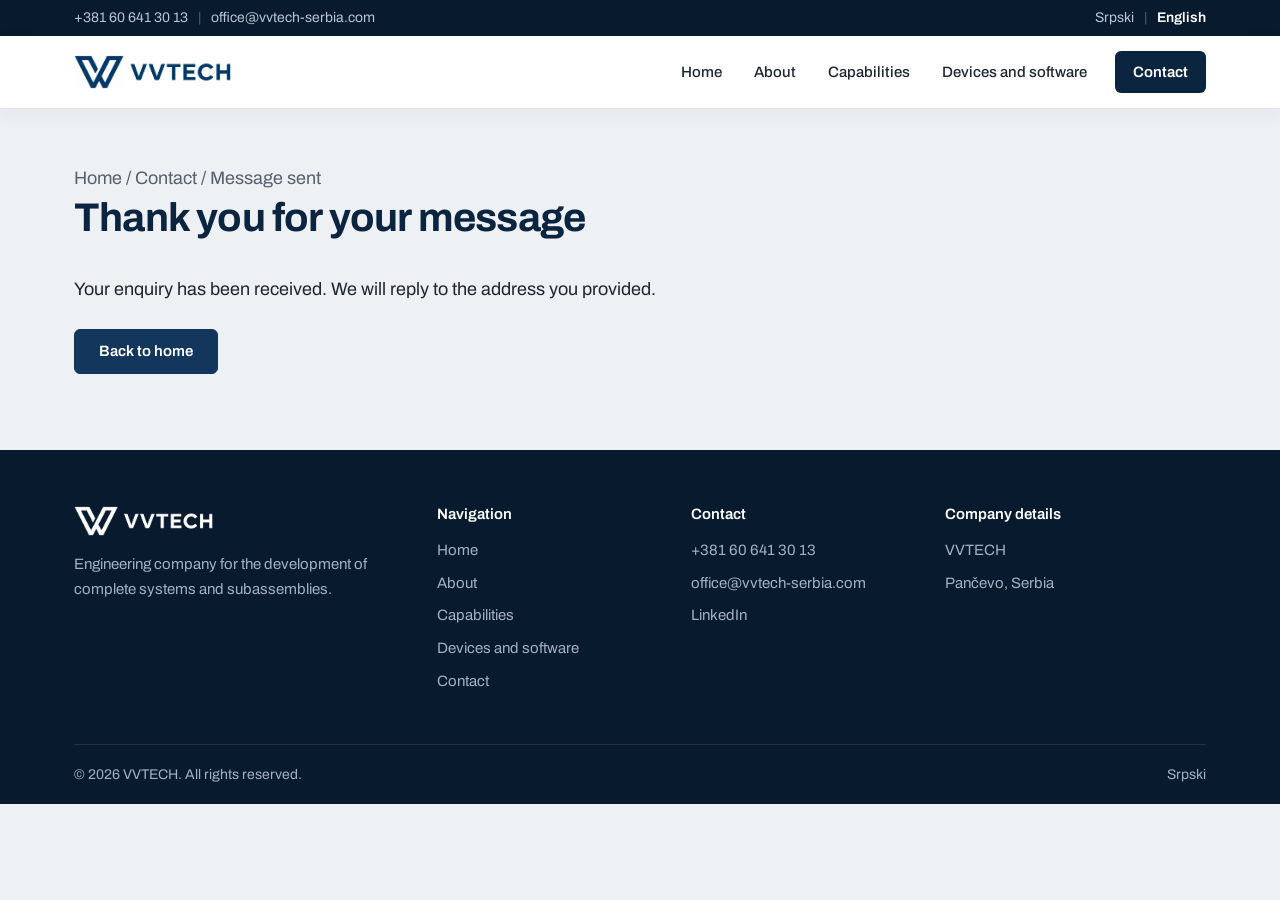
<file: en/contact/thanks/index.html>
<!DOCTYPE html>
<html lang="en">
<head>
<meta charset="UTF-8">
<meta name="viewport" content="width=device-width, initial-scale=1.0, viewport-fit=cover">
<title>Message sent | VVTECH</title>
<meta name="description" content="Your enquiry has been received.">
<meta name="author" content="VVTECH">
<meta name="robots" content="index, follow">
<link rel="canonical" href="https://vvtech-serbia.com/en/contact/thanks/">
<link rel="alternate" hreflang="sr" href="https://vvtech-serbia.com/kontakt/hvala/">
<link rel="alternate" hreflang="en" href="https://vvtech-serbia.com/en/contact/thanks/">
<link rel="alternate" hreflang="x-default" href="https://vvtech-serbia.com/en/contact/thanks/">
<meta property="og:type" content="website">
<meta property="og:site_name" content="VVTECH">
<meta property="og:title" content="Message sent | VVTECH">
<meta property="og:description" content="Your enquiry has been received.">
<meta property="og:url" content="https://vvtech-serbia.com/en/contact/thanks/">
<meta property="og:image" content="https://vvtech-serbia.com/assets/og-vvtech.png">
<meta name="twitter:card" content="summary_large_image">
<meta name="theme-color" content="#0b2440">
<link rel="icon" type="image/svg+xml" href="../../../assets/favicon.svg">
<link rel="preconnect" href="https://fonts.googleapis.com">
<link rel="preconnect" href="https://fonts.gstatic.com" crossorigin>
<link href="https://fonts.googleapis.com/css2?family=Archivo:wght@400;500;600;700&display=swap" rel="stylesheet">
<link rel="stylesheet" href="../../../css/style.css?v=22">
</head>
<body>
<a href="#sadrzaj" class="skip">Skip to content</a>

<div class="topbar">
  <div class="container">
    <div>
      <a href="tel:+381606413013">+381 60 641 30 13</a><span class="sep">|</span><a href="mailto:office@vvtech-serbia.com">office@vvtech-serbia.com</a>
    </div>
    <div class="langs"><a href="../../../kontakt/hvala/" lang="sr">Srpski</a><span class="sep">|</span><a href="./" class="on" lang="en">English</a></div>
  </div>
</div>

<header class="header">
  <div class="container">
    <a class="logo" href="../../"><img src="../../../assets/logo-horizontal.png" alt="VVTECH" width="166" height="36"></a>
    <button class="menu-toggle" type="button" aria-expanded="false" aria-controls="meni">Menu</button>
    <ul class="menu" id="meni">
      <li><a href="../../">Home</a></li>
      <li><a href="../../about/">About</a></li>
      <li><a href="../../services/">Capabilities</a></li>
      <li><a href="../../projects/">Devices and software</a></li>
      <li class="cta"><a href="../../contact/" class="active">Contact</a></li>
    </ul>
  </div>
</header>

<main id="sadrzaj">
  <section class="pagehead">
    <div class="container">
      <p class="crumbs"><a href="../../">Home</a> / <a href="../">Contact</a> / Message sent</p>
      <h1>Thank you for your message</h1>
    </div>
  </section>
  <section class="content">
    <div class="container">
      <p class="lead">Your enquiry has been received. We will reply to the address you provided.</p>
      <p style="margin-top:24px"><a class="btn" href="../../">Back to home</a></p>
    </div>
  </section>
</main>

<footer class="footer">
  <div class="container">
    <div class="cols">
      <div>
        <img src="../../../assets/logo-horizontal-white.png" alt="VVTECH" width="139" height="30">
        <p>Engineering company for the development of complete systems and subassemblies.</p>
      </div>
      <div>
        <h4>Navigation</h4>
        <ul>
          <li><a href="../../">Home</a></li>
          <li><a href="../../about/">About</a></li>
          <li><a href="../../services/">Capabilities</a></li>
          <li><a href="../../projects/">Devices and software</a></li>
          <li><a href="../../contact/">Contact</a></li>
        </ul>
      </div>
      <div>
        <h4>Contact</h4>
        <ul>
          <li><a href="tel:+381606413013">+381 60 641 30 13</a></li>
          <li><a href="mailto:office@vvtech-serbia.com">office@vvtech-serbia.com</a></li>
          <li><a href="https://www.linkedin.com/company/vvtech-serbia/">LinkedIn</a></li>
        </ul>
      </div>
      <div>
        <h4>Company details</h4>
        <ul>
          <li>VVTECH</li>
          <li>Pančevo, Serbia</li>
        </ul>
      </div>
    </div>
    <div class="bottom">
      <span>&copy; <span id="year">2026</span> VVTECH. All rights reserved.</span>
      <span><a href="../../../kontakt/hvala/" lang="sr">Srpski</a></span>
    </div>
  </div>
</footer>
<script src="../../../js/main.js?v=22"></script>
</body>
</html>
</file>
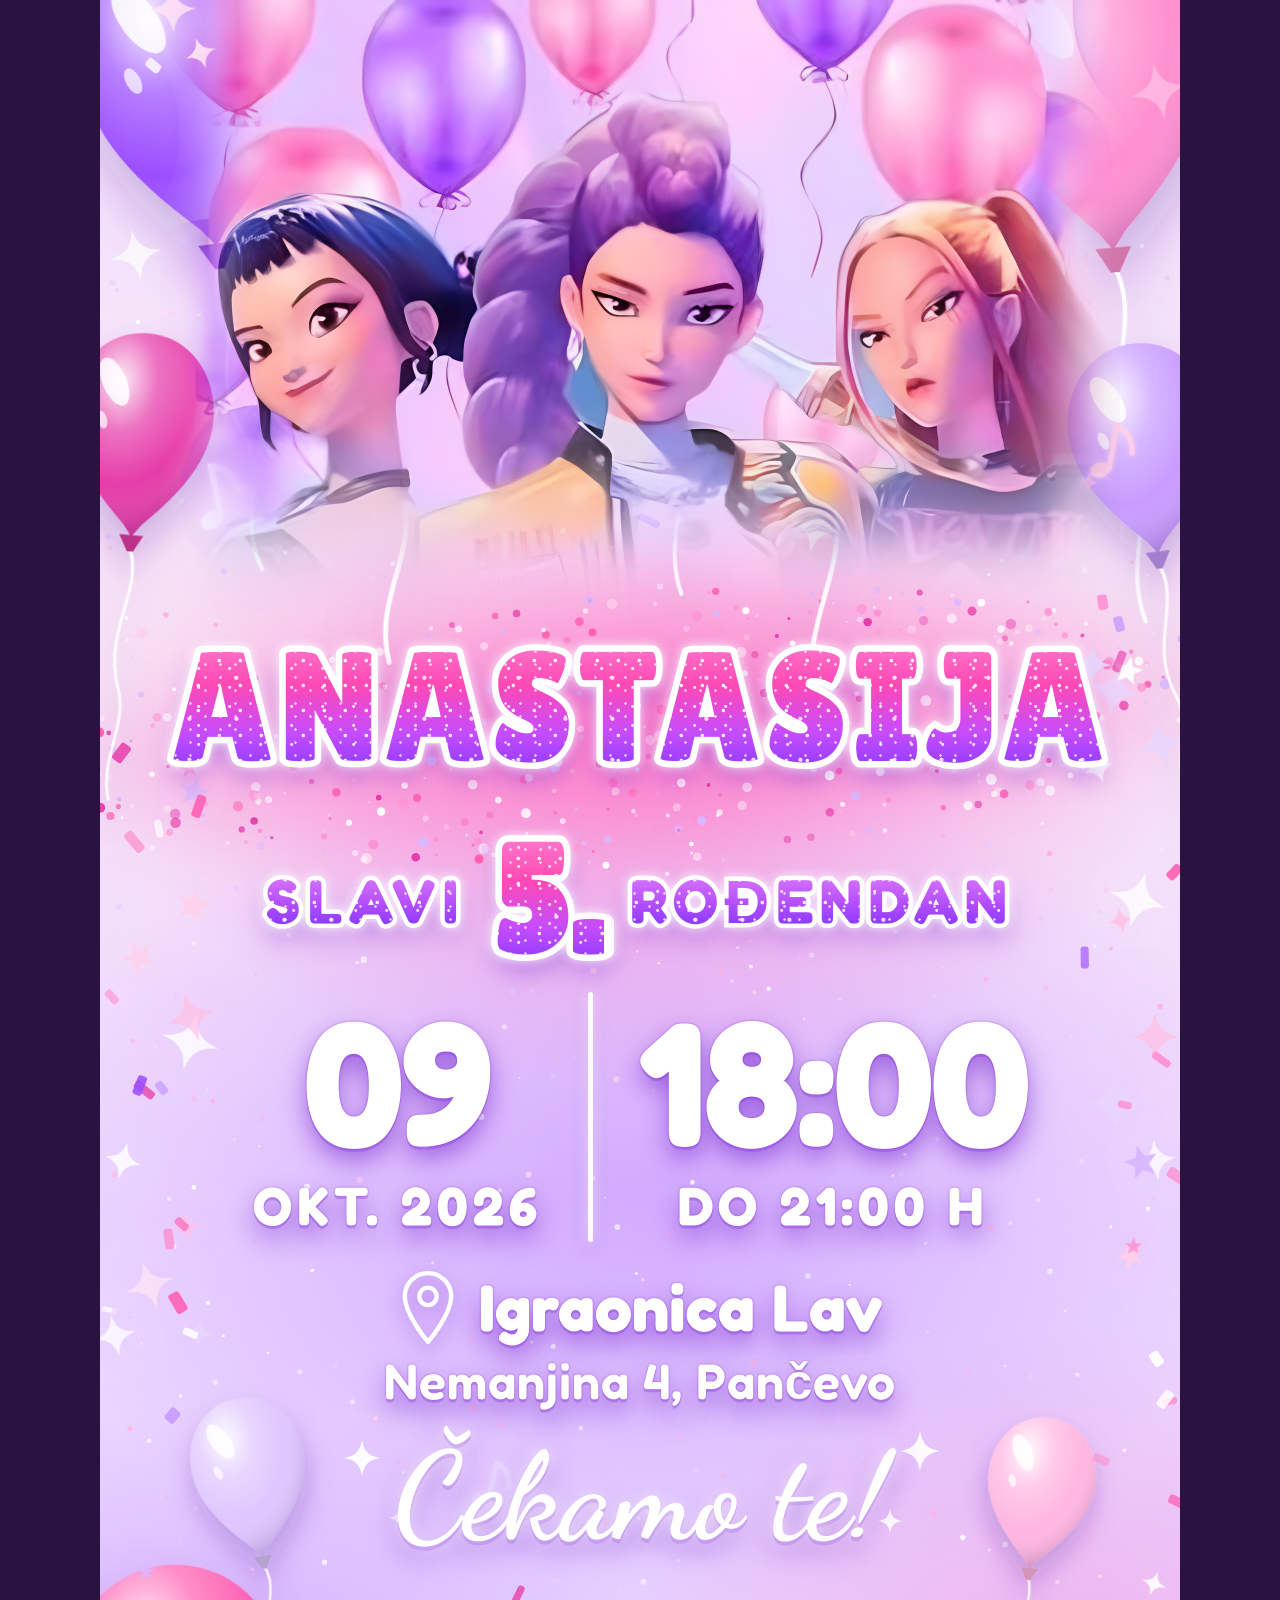
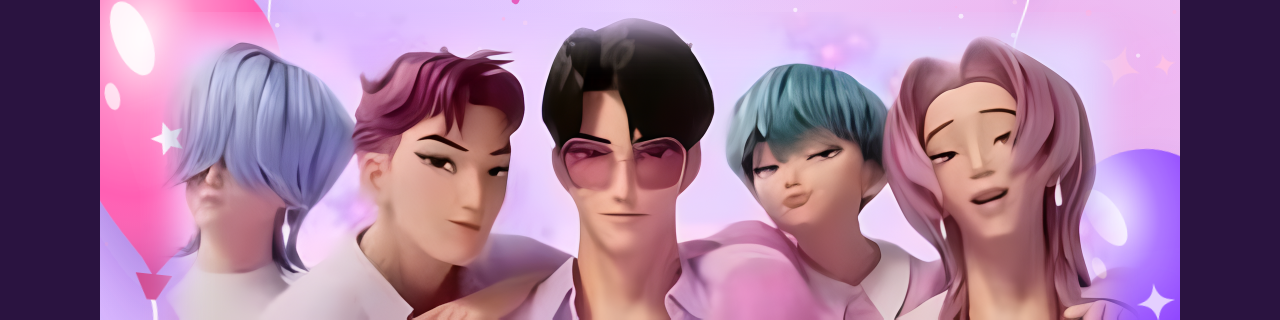
<file: pozivnice/anastasija/pozivnica.html>
<!doctype html>
<html lang="sr">
<head>
<meta charset="utf-8">
<meta name="viewport" content="width=1080">
<title>Pozivnica – Anastasija</title>
<link rel="stylesheet" href="fonts/fonts.css">
<style>
  :root{
    --w:1080px; --h:1920px;
    --pink:#ff5fb3; --pink2:#ff8fd0; --pink3:#ffc2e6;
    --magenta:#e63ca9; --purple:#8f44ff; --violet:#6f2fe0; --lilac:#c89cff; --lavender:#dfc6ff;
  }
  *{box-sizing:border-box;margin:0;padding:0}
  html,body{background:#2a1340}
  body{display:flex;justify-content:center;align-items:flex-start}

  /* ---------- kartica ---------- */
  .card{
    position:relative;width:var(--w);height:var(--h);overflow:hidden;
    font-family:'Fredoka',sans-serif;color:#fff;
    background:
      radial-gradient(760px 520px at 50% 38%, rgba(255,110,200,.55), transparent 70%),
      radial-gradient(900px 620px at 50% 62%, rgba(170,100,255,.40), transparent 70%),
      radial-gradient(640px 520px at 12% 92%, rgba(160,90,255,.35), transparent 70%),
      radial-gradient(640px 520px at 90% 88%, rgba(255,110,200,.32), transparent 70%),
      linear-gradient(180deg,#f3e3ff 0%,#f8e2f6 34%,#eed9ff 62%,#e4ccff 100%);
  }
  .layer{position:absolute;inset:0;width:var(--w);height:var(--h)}

  /* roze svetlucava traka iza imena */
  .band{
    position:absolute;left:-90px;top:585px;width:1260px;height:290px;border-radius:50%;
    background:radial-gradient(ellipse at center, rgba(255,95,185,.62) 0%, rgba(255,95,185,.28) 45%, rgba(255,95,185,0) 72%);
    filter:blur(26px);transform:rotate(-4deg);
  }

  /* opcione slike (ako postoje fajlovi slika-gore.png / slika-dole.png pored ovog fajla) */
  .art{position:absolute;left:50%;transform:translateX(-50%);object-fit:contain;object-position:bottom;z-index:4}
  .art-top{top:0;width:960px;height:612px}
  .art-bottom{bottom:0;width:1000px;height:308px}

  /* ---------- tekst ---------- */
  .txt{position:absolute;left:0;right:0;display:flex;justify-content:center;z-index:5}

  /* svetlucava slova (ime i podnaslov) */
  .glit{position:relative;display:inline-block;line-height:1;white-space:nowrap}
  .glit > span{display:block}
  .glit .shadow{position:absolute;inset:0;color:rgba(120,40,210,.55);filter:blur(14px);transform:translateY(14px)}
  .glit .outline{position:absolute;inset:0;color:#fff;-webkit-text-stroke:var(--stroke,12px) #fff;
    filter:drop-shadow(0 0 6px rgba(255,255,255,.9))}
  .glit .fill{position:relative;color:transparent;
    background:
      radial-gradient(circle at 30% 30%, rgba(255,255,255,.95) 0 1.3px, transparent 2.2px) 0 0/21px 25px,
      radial-gradient(circle at 70% 60%, rgba(255,255,255,.85) 0 1.1px, transparent 1.9px) 6px 10px/31px 19px,
      radial-gradient(circle at 50% 50%, rgba(255,255,255,.75) 0 .9px, transparent 1.6px) 12px 4px/15px 13px,
      radial-gradient(circle at 20% 80%, rgba(255,230,250,.9) 0 1.6px, transparent 2.6px) 9px 17px/47px 41px,
      var(--grad, linear-gradient(180deg,#ff86d3 0%,#ff49b4 36%,#c44cff 68%,#7b35ff 100%));
    -webkit-background-clip:text;background-clip:text;   /* mora posle "background" skraćenice */
  }

  .name{top:628px}
  .name .glit{font-family:'Lilita One',sans-serif;font-size:176px;letter-spacing:5px;text-transform:uppercase;--stroke:13px}

  .sub{top:826px}
  .sub .glit{font-family:'Fredoka',sans-serif;font-weight:700;font-size:62px;letter-spacing:7px;text-transform:uppercase;
    --stroke:9px;--grad:linear-gradient(180deg,#e07cff 0%,#b34dff 55%,#7d35ff 100%)}
  .sub .row{display:flex;align-items:center;gap:26px}
  .sub .age{font-family:'Lilita One',sans-serif;font-size:150px;letter-spacing:0;--stroke:13px;
    --grad:linear-gradient(180deg,#ff86d3 0%,#ff49b4 36%,#c44cff 68%,#7b35ff 100%)}

  /* datum i vreme */
  .when{top:992px}
  .when .wrap{display:flex;align-items:center;gap:0}
  .col{display:flex;flex-direction:column;align-items:center;padding:0 46px}
  .col .big{font-weight:700;font-size:176px;line-height:.9;letter-spacing:-2px}
  .col .small{font-weight:700;font-size:54px;line-height:1;letter-spacing:5px;text-transform:uppercase;margin-top:18px}
  .divider{width:5px;height:250px;border-radius:3px;background:rgba(255,255,255,.95);box-shadow:0 0 14px rgba(255,255,255,.9),0 6px 16px rgba(120,40,200,.35)}
  .wh{ text-shadow:0 3px 0 rgba(140,60,220,.35), 0 12px 26px rgba(110,30,200,.55), 0 0 2px rgba(110,30,200,.6) }

  /* mesto */
  .where{top:1268px}
  .where .wrap{display:flex;flex-direction:column;align-items:center;gap:10px}
  .where .place{display:flex;align-items:center;gap:20px;font-weight:700;font-size:66px;line-height:1}
  .where .place svg{width:62px;height:78px;filter:drop-shadow(0 6px 10px rgba(110,30,200,.45))}
  .where .addr{font-weight:600;font-size:50px;line-height:1;letter-spacing:1px}

  /* poruka */
  .msg{top:1436px}
  .msg .script{font-family:'Dancing Script',cursive;font-weight:700;font-size:122px;line-height:1;
    text-shadow:0 0 18px rgba(255,255,255,.85), 0 4px 0 rgba(140,60,220,.3), 0 10px 26px rgba(110,30,200,.55)}
</style>
</head>
<body>
<div class="card" id="card">

  <!-- sitne svetlucave tačkice po celoj pozivnici -->
  <svg class="layer" id="dust" viewBox="0 0 1080 1920"></svg>

  <div class="band"></div>
  <svg class="layer" id="bandDust" viewBox="0 0 1080 1920"></svg>

  <!-- baloni -->
  <svg class="layer" id="balloons" viewBox="0 0 1080 1920">
    <defs>
      <path id="bshape" d="M50 2 C22 2 2 26 2 56 C2 88 28 114 44 130 L50 138 L56 130 C72 114 98 88 98 56 C98 26 78 2 50 2 Z"/>
      <radialGradient id="gloss" cx="34%" cy="24%" r="78%">
        <stop offset="0" stop-color="#fff" stop-opacity=".9"/>
        <stop offset=".32" stop-color="#fff" stop-opacity=".28"/>
        <stop offset=".66" stop-color="#fff" stop-opacity="0"/>
        <stop offset="1" stop-color="#2a0a50" stop-opacity=".22"/>
      </radialGradient>
      <filter id="bshadow" x="-30%" y="-30%" width="160%" height="170%">
        <feDropShadow dx="0" dy="14" stdDeviation="12" flood-color="#5a1fa0" flood-opacity=".28"/>
      </filter>
      <filter id="glow" x="-80%" y="-80%" width="260%" height="260%">
        <feGaussianBlur stdDeviation="2.4" result="b"/>
        <feMerge><feMergeNode in="b"/><feMergeNode in="SourceGraphic"/></feMerge>
      </filter>
    </defs>
    <g id="bgroup"></g>
  </svg>

  <!-- konfete, zvezdice, note -->
  <svg class="layer" id="sparkles" viewBox="0 0 1080 1920"></svg>

  <!-- opcione slike junaka (dodati fajlove slika-gore.png i slika-dole.png pored ovog fajla) -->
  <img class="art art-top" src="slika-gore.png" alt="" data-zona="gore">
  <img class="art art-bottom" src="slika-dole.png" alt="" data-zona="dole">

  <!-- ime -->
  <div class="txt name"><div class="glit" id="name"><span class="shadow"></span><span class="outline"></span><span class="fill"></span></div></div>

  <!-- "slavi rođendan" / "puni N godina" -->
  <div class="txt sub"><div class="row" id="sub"></div></div>

  <!-- datum i vreme -->
  <div class="txt when"><div class="wrap">
    <div class="col"><div class="big wh" id="dan"></div><div class="small wh" id="mesec"></div></div>
    <div class="divider"></div>
    <div class="col"><div class="big wh" id="pocetak"></div><div class="small wh" id="kraj"></div></div>
  </div></div>

  <!-- mesto -->
  <div class="txt where"><div class="wrap">
    <div class="place wh">
      <svg viewBox="0 0 64 80" fill="none" stroke="#fff" stroke-width="4.5" stroke-linecap="round" stroke-linejoin="round">
        <path d="M32 76 C32 76 8 48 8 29 A24 24 0 0 1 56 29 C56 48 32 76 32 76 Z"/>
        <circle cx="32" cy="29" r="9"/>
      </svg>
      <span id="lokacija"></span>
    </div>
    <div class="addr wh" id="adresa"></div>
  </div></div>

  <!-- poruka -->
  <div class="txt msg"><div class="script" id="poruka"></div></div>
</div>

<script>
/* =========================================================
   PODACI ZA POZIVNICU — promeni ovde
   ========================================================= */
const POZIVNICA = {
  ime:      'Anastasija',
  godine:   5,               // npr. 5  ->  "SLAVI 5. ROĐENDAN" sa velikim brojem;  null -> "SLAVI ROĐENDAN"
  dan:      '09',
  mesec:    'OKT. 2026',
  pocetak:  '18:00',
  kraj:     'do 21:00 h',
  lokacija: 'Igraonica Lav',
  adresa:   'Nemanjina 4, Pančevo',
  poruka:   'Čekamo te!',
};

/* ---------- ukrasi (deterministički "random") ---------- */
function rng(seed){return function(){seed|=0;seed=seed+0x6D2B79F5|0;let t=Math.imul(seed^seed>>>15,1|seed);t=t+Math.imul(t^t>>>7,61|t)^t;return((t^t>>>14)>>>0)/4294967296}}
const R = rng(20261009);
const rnd = (a,b)=>a+(b-a)*R();
const pick = arr=>arr[Math.floor(R()*arr.length)];
const NS='http://www.w3.org/2000/svg';
function el(tag,attrs,parent){const e=document.createElementNS(NS,tag);for(const k in attrs)e.setAttribute(k,attrs[k]);if(parent)parent.appendChild(e);return e}

/* sitne tačkice po celoj kartici */
(function(){
  const g=document.getElementById('dust');
  const cols=['#fff','#fff','#ffd6f0','#ffb3e2','#e2ccff'];
  for(let i=0;i<650;i++){
    el('circle',{cx:rnd(0,1080).toFixed(1),cy:rnd(0,1920).toFixed(1),r:rnd(1,3.2).toFixed(2),fill:pick(cols),opacity:rnd(.3,.95).toFixed(2)},g);
  }
})();

/* gušći šljokice u traci iza imena */
(function(){
  const g=document.getElementById('bandDust');
  const cols=['#fff','#fff','#ffe3f5','#ff8fd0','#ff5fb3','#e63ca9','#d9b8ff'];
  const cx=540,cy=730,rx=600,ry=135,ang=-4*Math.PI/180;
  for(let i=0;i<420;i++){
    const t=rnd(0,Math.PI*2), d=Math.sqrt(R());
    let x=Math.cos(t)*rx*d, y=Math.sin(t)*ry*d;
    const X=cx+x*Math.cos(ang)-y*Math.sin(ang), Y=cy+x*Math.sin(ang)+y*Math.cos(ang);
    el('circle',{cx:X.toFixed(1),cy:Y.toFixed(1),r:rnd(1.4,5.5).toFixed(2),fill:pick(cols),opacity:rnd(.35,1).toFixed(2)},g);
  }
})();

/* baloni */
(function(){
  const g=document.getElementById('bgroup');
  const B=[
    // gore (delimično isečeni ivicom)
    {x:95,  y:-70,  w:230, c:'#9b4dff', r:-8},
    {x:330, y:-110, w:270, c:'#ff5fb3', r:4},
    {x:555, y:-60,  w:215, c:'#e63ca9', r:-3},
    {x:780, y:-120, w:260, c:'#c89cff', r:6},
    {x:1000,y:-60,  w:225, c:'#ff8fd0', r:-5},
    {x:205, y:150,  w:185, c:'#ff8fd0', r:7,  zona:'gore'},
    {x:445, y:185,  w:165, c:'#dfc6ff', r:-6, zona:'gore'},
    {x:690, y:165,  w:195, c:'#8f44ff', r:3,  zona:'gore'},
    {x:905, y:205,  w:175, c:'#ff5fb3', r:-4, zona:'gore'},
    {x:40,  y:330,  w:150, c:'#e63ca9', r:5},
    {x:1045,y:340,  w:155, c:'#c89cff', r:-7},
    // dole
    {x:150, y:1395, w:118, c:'#dfc6ff', r:-9},
    {x:940, y:1415, w:112, c:'#ffb6e1', r:8},
    {x:70,  y:1560, w:230, c:'#ff5fb3', r:6},
    {x:265, y:1700, w:205, c:'#9b4dff', r:-5, zona:'dole'},
    {x:470, y:1640, w:235, c:'#ff8fd0', r:3,  zona:'dole'},
    {x:690, y:1725, w:205, c:'#c89cff', r:-4, zona:'dole'},
    {x:880, y:1600, w:240, c:'#e63ca9', r:5,  zona:'dole'},
    {x:1050,y:1745, w:190, c:'#8f44ff', r:-6},
  ];
  for(const b of B){
    const s=b.w/100;
    const grp=el('g',{transform:`translate(${b.x-b.w/2} ${b.y}) scale(${s}) rotate(${b.r} 50 70)`,filter:'url(#bshadow)'},g);
    if(b.zona) grp.setAttribute('data-zona',b.zona);
    // kanap
    const len=rnd(70,95);
    el('path',{d:`M50 146 c 11 ${len*.3} -13 ${len*.6} 0 ${len} c 9 ${len*.25} -8 ${len*.5} 0 ${len*.8}`,fill:'none',stroke:'rgba(255,255,255,.95)','stroke-width':1.8,'stroke-linecap':'round'},grp);
    // telo
    el('use',{href:'#bshape',fill:b.c},grp);
    el('use',{href:'#bshape',fill:'url(#gloss)'},grp);
    // čvor
    el('path',{d:'M42 137 L58 137 L52 148 L48 148 Z',fill:b.c},grp);
    el('path',{d:'M42 137 L58 137 L52 148 L48 148 Z',fill:'rgba(0,0,0,.18)'},grp);
    // odsjaj
    el('ellipse',{cx:30,cy:36,rx:8,ry:17,transform:'rotate(-28 30 36)',fill:'#fff',opacity:.85},grp);
    el('ellipse',{cx:24,cy:62,rx:3.2,ry:6,transform:'rotate(-20 24 62)',fill:'#fff',opacity:.7},grp);
  }
})();

/* zvezdice, zvezde, konfete, note */
(function(){
  const g=document.getElementById('sparkles');
  const sparkPath='M0 -1 C0.12 -0.35 0.35 -0.12 1 0 C0.35 0.12 0.12 0.35 0 1 C-0.12 0.35 -0.35 0.12 -1 0 C-0.35 -0.12 -0.12 -0.35 0 -1 Z';
  const starPath=(()=>{let d='';for(let i=0;i<10;i++){const r=i%2?0.45:1,a=-Math.PI/2+i*Math.PI/5;d+=(i?'L':'M')+(Math.cos(a)*r).toFixed(3)+' '+(Math.sin(a)*r).toFixed(3)+' '}return d+'Z'})();
  const zones=[ [0,1080,0,600], [0,1080,1560,1920], [0,100,600,1560], [980,1080,600,1560] ];
  const inZone=()=>{const z=pick(zones);return [rnd(z[0],z[1]),rnd(z[2],z[3])]};
  // 4-krake iskrice
  for(let i=0;i<34;i++){
    const [x,y]=inZone(), s=rnd(9,30);
    el('path',{d:sparkPath,transform:`translate(${x.toFixed(1)} ${y.toFixed(1)}) scale(${s.toFixed(1)}) rotate(${rnd(-20,20).toFixed(0)})`,
      fill:pick(['#fff','#fff','#ffe6f6','#ffc2e6','#e8d6ff']),opacity:rnd(.7,1).toFixed(2),filter:'url(#glow)'},g);
  }
  // iskrice oko poruke
  for(const [x,y,s] of [[262,1458,18],[300,1518,11],[820,1451,20],[790,1521,12]]){
    el('path',{d:sparkPath,transform:`translate(${x} ${y}) scale(${s})`,fill:'#fff',opacity:.95,filter:'url(#glow)'},g);
  }
  // petokrake zvezde
  for(let i=0;i<14;i++){
    const [x,y]=inZone(), s=rnd(8,20);
    el('path',{d:starPath,transform:`translate(${x.toFixed(1)} ${y.toFixed(1)}) scale(${s.toFixed(1)}) rotate(${rnd(-30,30).toFixed(0)})`,
      fill:pick(['#fff','#ffd1ec','#ff8fd0','#d9b8ff']),opacity:rnd(.7,1).toFixed(2),filter:'url(#glow)'},g);
  }
  // konfete
  for(let i=0;i<44;i++){
    const [x,y]=inZone(), w=rnd(7,12), h=rnd(14,24);
    el('rect',{x:(-w/2).toFixed(1),y:(-h/2).toFixed(1),width:w.toFixed(1),height:h.toFixed(1),rx:3,
      transform:`translate(${x.toFixed(1)} ${y.toFixed(1)}) rotate(${rnd(0,180).toFixed(0)})`,
      fill:pick(['#ff5fb3','#ff8fd0','#9b4dff','#c89cff','#fff','#e63ca9']),opacity:rnd(.6,.95).toFixed(2)},g);
  }
  // muzičke note
  for(const [x,y,s,r,c] of [[112,520,1.25,-12,'#fff'],[1000,470,1.1,10,'#ffd1ec'],[560,1870,1.15,-8,'#fff'],[380,1500,.95,14,'#e8d6ff']]){
    const n=el('g',{transform:`translate(${x} ${y}) scale(${s}) rotate(${r})`,filter:'url(#glow)',opacity:.92},g);
    el('ellipse',{cx:0,cy:0,rx:9,ry:6.5,transform:'rotate(-22)',fill:c},n);
    el('path',{d:'M8 -2 V -42 q 16 4 18 22',fill:'none',stroke:c,'stroke-width':4.5,'stroke-linecap':'round'},n);
  }
})();

/* ---------- tekst ---------- */
function glit(text, cls){
  const d=document.createElement('div'); d.className='glit'+(cls?' '+cls:'');
  for(const c of ['shadow','outline','fill']){const s=document.createElement('span');s.className=c;s.textContent=text;d.appendChild(s)}
  return d;
}
(function(){
  const P=POZIVNICA;
  document.getElementById('name').querySelectorAll('span').forEach(s=>s.textContent=P.ime);
  const sub=document.getElementById('sub');
  if(P.godine){ sub.appendChild(glit('slavi')); sub.appendChild(glit(P.godine+'.','age')); sub.appendChild(glit('rođendan')); }
  else{ sub.appendChild(glit('slavi rođendan')); }
  document.getElementById('dan').textContent=P.dan;
  document.getElementById('mesec').textContent=P.mesec;
  document.getElementById('pocetak').textContent=P.pocetak;
  document.getElementById('kraj').textContent=P.kraj;
  document.getElementById('lokacija').textContent=P.lokacija;
  document.getElementById('adresa').textContent=P.adresa;
  document.getElementById('poruka').textContent=P.poruka;
})();

/* opcione slike: ako slika postoji, sakrij balone koje bi prekrila; ako ne postoji, ukloni je */
const slike=[...document.querySelectorAll('img.art')].map(img=>new Promise(res=>{
  const gotovo=ok=>{
    if(ok) document.querySelectorAll(`#bgroup [data-zona="${img.dataset.zona}"]`).forEach(b=>b.remove());
    else img.remove();
    res();
  };
  if(img.complete) gotovo(img.naturalWidth>0);
  else{ img.onload=()=>gotovo(true); img.onerror=()=>gotovo(false); }
}));

/* ime se automatski smanjuje da stane u širinu */
Promise.all([document.fonts.ready, ...slike]).then(()=>{
  const n=document.getElementById('name'), fill=n.querySelector('.fill');
  let fs=parseFloat(getComputedStyle(n).fontSize);
  while(fill.offsetWidth>940 && fs>60){fs-=2;n.style.fontSize=fs+'px'}
  window.__ready=true;
});
</script>
</body>
</html>
</file>
<file: css/style.css>
/* VVTECH — vvtech-serbia.com */

:root {
  --navy: #12365c;
  --navy-dark: #0b2440;
  --navy-deep: #081a2e;
  --text: #1c2630;
  --muted: #55616d;
  --line: #dfe4ea;
  --bg: #eef1f4;
  --cell: #f5f7f9;
  --link: #1c5aa0;
  --radius: 8px;
  --shadow: 0 1px 2px rgba(11, 36, 64, 0.05), 0 4px 16px rgba(11, 36, 64, 0.05);
  --shadow-hover: 0 2px 4px rgba(11, 36, 64, 0.06), 0 10px 28px rgba(11, 36, 64, 0.10);
  --font: "Archivo", "Segoe UI", Arial, Helvetica, sans-serif;
}

* { box-sizing: border-box; }

html { -webkit-text-size-adjust: 100%; scroll-behavior: smooth; }

body {
  margin: 0;
  font-family: var(--font);
  font-size: 16px;
  line-height: 1.65;
  color: var(--text);
  background: var(--bg);
  -webkit-font-smoothing: antialiased;
}

img { max-width: 100%; height: auto; display: block; }
a { color: var(--link); }
p { margin: 0 0 1em; }
p:last-child { margin-bottom: 0; }

h1, h2, h3, h4 { margin: 0; font-weight: 700; line-height: 1.18; color: var(--navy-dark); letter-spacing: -0.012em; }

.container {
  max-width: 1180px;
  margin: 0 auto;
  padding-left: max(24px, env(safe-area-inset-left, 0px));
  padding-right: max(24px, env(safe-area-inset-right, 0px));
}

.skip { position: absolute; left: -9999px; top: 0; background: #fff; color: var(--navy); padding: 10px 14px; z-index: 100; }
.skip:focus { left: 0; }

a:focus-visible, button:focus-visible, input:focus-visible, textarea:focus-visible {
  outline: 2px solid var(--link);
  outline-offset: 2px;
}

/* ---------- gornja traka ---------- */

.topbar { background: var(--navy-deep); color: #b9c6d4; font-size: 14px; }
.topbar .container { display: flex; justify-content: space-between; align-items: center; gap: 6px 20px; min-height: 36px; flex-wrap: wrap; }
.topbar a { color: #b9c6d4; text-decoration: none; transition: color .15s; }
.topbar a:hover { color: #fff; }
.topbar .sep { margin: 0 10px; opacity: 0.4; }
.topbar .langs a.on { color: #fff; font-weight: 600; }

/* ---------- zaglavlje ---------- */

.header { background: #fff; position: sticky; top: 0; z-index: 50; box-shadow: 0 1px 0 var(--line), 0 6px 20px rgba(11, 36, 64, 0.05); }
.header .container { display: flex; align-items: center; justify-content: space-between; gap: 24px; min-height: 72px; }
.logo { display: block; line-height: 0; }
.logo img { height: 34px; width: auto; }

.menu { display: flex; align-items: center; gap: 4px; list-style: none; margin: 0; padding: 0; }
.menu a {
  display: block; padding: 9px 14px; border-radius: 6px;
  color: var(--text); text-decoration: none; font-weight: 500; font-size: 15px;
  transition: background-color .15s, color .15s;
}
.menu a:hover { background: var(--bg); color: var(--navy-dark); }
.menu a.active { color: var(--navy); font-weight: 600; background: #e7edf4; }
.menu .cta { margin-left: 10px; }
.menu .cta a { background: var(--navy); color: #fff; padding: 9px 18px; font-weight: 600; }
.menu .cta a:hover, .menu .cta a.active { background: var(--navy-dark); color: #fff; }

.menu-toggle {
  display: none; background: #fff; border: 1px solid var(--line); border-radius: 6px;
  padding: 9px 14px; font: 500 15px var(--font); color: var(--navy-dark); cursor: pointer;
}

/* ---------- dugmad ---------- */

.btn {
  display: inline-block; padding: 12px 24px;
  font: 600 15px/1.3 var(--font); text-decoration: none; text-align: center;
  border: 1.5px solid var(--navy); border-radius: 6px; background: var(--navy); color: #fff; cursor: pointer;
  transition: background-color .15s, border-color .15s, color .15s;
}
.btn:hover { background: var(--navy-dark); border-color: var(--navy-dark); }
.btn-outline { background: transparent; color: var(--navy); }
.btn-outline:hover { background: var(--navy); border-color: var(--navy); color: #fff; }

/* ---------- uvodni deo pocetne ---------- */

.hero { background: var(--navy-dark); color: #fff; }
.hero .container { display: grid; grid-template-columns: 1fr 0.95fr; gap: 56px; align-items: center; padding-top: 64px; padding-bottom: 68px; }
.hero h1 { color: #fff; font-size: 50px; line-height: 1.08; letter-spacing: -0.022em; margin-bottom: 22px; }
.hero p { font-size: 18px; line-height: 1.6; color: #c9d5e1; max-width: 35em; margin-bottom: 32px; }
.hero-buttons { display: flex; flex-wrap: wrap; gap: 12px; }
.hero .btn { background: #fff; border-color: #fff; color: var(--navy-dark); }
.hero .btn:hover { background: #dfe7ef; border-color: #dfe7ef; }
.hero .btn-outline { background: transparent; border-color: rgba(255, 255, 255, 0.45); color: #fff; }
.hero .btn-outline:hover { background: rgba(255, 255, 255, 0.1); border-color: #fff; color: #fff; }

.hero-photo { margin: 0; }
.hero-photo a { display: block; }
.hero-photo img { width: 100%; height: auto; border-radius: var(--radius); }
.hero-photo figcaption { margin-top: 10px; font-size: 14px; color: #92a5b9; }

/* ---------- tamni pojas sa animacijom ---------- */

.band { background: var(--navy-dark); color: #fff; margin-top: 64px; overflow: hidden; }
.band .container { display: grid; grid-template-columns: 0.9fr 1.1fr; gap: 32px; align-items: center; }
.band-text { padding: 56px 0; }
.band h2 { color: #fff; font-size: 32px; }
.band p { margin: 14px 0 26px; font-size: 18px; line-height: 1.6; color: #c9d5e1; max-width: 26em; }
.band .btn { background: #fff; border-color: #fff; color: var(--navy-dark); }
.band .btn:hover { background: #dfe7ef; border-color: #dfe7ef; }
.band-anim { position: relative; height: 340px; }
.band-anim canvas { position: absolute; inset: 0; display: block; }
.section.after-band { padding-top: 40px; }
.band-rev .container { grid-template-columns: 1.1fr 0.9fr; }

/* ---------- sekcije ---------- */

.section { padding: 64px 0 0; }
.section:last-of-type { padding-bottom: 76px; }
.section h2 { font-size: 32px; }
.section .intro { font-size: 18px; color: var(--muted); max-width: 44em; margin: 12px 0 0; }
.section .body { margin-top: 28px; }

.panel, table.facts, .areas, .lists > div, .contact-cols > div, .tile, .block, .product, .note, .table-wrap, form.panel {
  background: #fff; border-radius: var(--radius); box-shadow: var(--shadow);
}

.two { display: grid; grid-template-columns: 1.3fr 1fr; gap: 44px; align-items: start; }

table.facts { width: 100%; border-collapse: separate; border-spacing: 0; font-size: 15px; overflow: hidden; }
table.facts th, table.facts td { text-align: left; vertical-align: top; padding: 12px 18px; border-bottom: 1px solid var(--line); }
table.facts tr:last-child th, table.facts tr:last-child td { border-bottom: 0; }
table.facts th { width: 38%; font-weight: 500; color: var(--muted); background: var(--cell); }

.areas { display: grid; grid-template-columns: 1fr 1fr; gap: 0 48px; padding: 8px 30px; }
.area { padding: 20px 0; border-bottom: 1px solid var(--line); }
.area:nth-last-child(-n+2) { border-bottom: 0; }
.area h3 { font-size: 18px; }
.area p { margin: 6px 0 0; font-size: 15px; color: var(--muted); }

.more-link { display: inline-block; margin-top: 24px; font-weight: 600; text-decoration: none; }
.more-link:hover { text-decoration: underline; }

.tiles { display: grid; grid-template-columns: repeat(4, 1fr); gap: 22px; }
.tile { display: flex; flex-direction: column; overflow: hidden; color: inherit; text-decoration: none; transition: box-shadow .18s, transform .18s; }
.tile:hover { box-shadow: var(--shadow-hover); transform: translateY(-2px); }
.tile img { width: 100%; aspect-ratio: 4 / 3; object-fit: cover; object-position: left top; }
.tile img.photo { object-position: center; }
.tile-body { padding: 18px 20px 20px; display: flex; flex-direction: column; flex: 1; }
.tile h3 { font-size: 18px; line-height: 1.3; }
.tile p { margin: 8px 0 14px; font-size: 15px; color: var(--muted); line-height: 1.55; }
.tile .more { margin-top: auto; font-weight: 600; font-size: 15px; color: var(--link); }
.tiles.three { grid-template-columns: repeat(3, 1fr); margin: 0 0 22px; }
.content .tile h3 { margin: 0; }
.tile.static:hover { transform: none; box-shadow: var(--shadow); }
.tile .state { margin-top: auto; font-size: 14px; color: var(--muted); }

.lists { display: grid; grid-template-columns: 1fr 1fr; gap: 22px; }
.lists > div { padding: 26px 30px 28px; }
.lists h3 { font-size: 19px; margin-bottom: 12px; }
.lists ul, .content ul { margin: 0; padding-left: 20px; }
.lists li, .content li { margin-bottom: 7px; }
.lists li::marker, .content li::marker { color: var(--navy); }

.contact-cols { display: grid; grid-template-columns: repeat(3, 1fr); gap: 22px; }
.contact-cols > div { padding: 22px 26px; }
.contact-cols h3 { font-size: 14px; font-weight: 500; color: var(--muted); letter-spacing: 0; margin-bottom: 6px; }
.contact-cols p { font-size: 19px; font-weight: 600; color: var(--navy-dark); margin: 0; overflow-wrap: anywhere; }
.contact-cols a { color: var(--navy-dark); text-decoration: none; }
.contact-cols a:hover { color: var(--link); }

/* ---------- unutrasnje strane ---------- */

.pagehead { padding: 44px 0 4px; }
.crumbs { font-size: 14px; color: var(--muted); margin-bottom: 10px; }
.crumbs a { color: var(--muted); text-decoration: none; }
.crumbs a:hover { color: var(--link); text-decoration: underline; }
.pagehead h1 { font-size: 40px; letter-spacing: -0.02em; }
.pagehead p { margin: 12px 0 0; font-size: 18px; color: var(--muted); max-width: 44em; }

.content { padding: 30px 0 76px; }
.content h2 { font-size: 26px; margin: 46px 0 12px; }
.content h2:first-child { margin-top: 0; }
.content h3 { font-size: 19px; margin: 24px 0 8px; }
.content p { max-width: 50em; }
.content .lead { font-size: 18px; }

.block { padding: 26px 30px; margin-bottom: 14px; display: grid; grid-template-columns: 290px 1fr; gap: 10px 44px; scroll-margin-top: 92px; }
.block h2 { font-size: 21px; margin: 0; }
.block p { margin-bottom: 0.8em; color: var(--muted); }

.table-wrap { overflow-x: auto; margin-top: 18px; }
table.grid { width: 100%; border-collapse: collapse; font-size: 15px; }
table.grid th, table.grid td { text-align: left; vertical-align: top; padding: 13px 18px; border-bottom: 1px solid var(--line); }
table.grid tr:last-child th, table.grid tr:last-child td { border-bottom: 0; }
table.grid thead th { background: var(--navy-dark); color: #fff; font-weight: 500; border-bottom: 0; }
table.grid thead th:first-child { border-top-left-radius: var(--radius); }
table.grid thead th:last-child { border-top-right-radius: var(--radius); }
table.grid tbody th { font-weight: 600; background: var(--cell); white-space: nowrap; }
table.grid.wrap tbody th { white-space: normal; min-width: 190px; }
table.grid.wrap td:nth-child(2), table.grid.wrap td:nth-child(4) { white-space: nowrap; }
table.grid.wrap td:nth-child(3) { min-width: 260px; }

.product { display: grid; grid-template-columns: 5fr 6fr; gap: 40px; padding: 28px; margin-bottom: 22px; align-items: start; scroll-margin-top: 92px; }
.product figure { margin: 0; }
.product figure img { width: 100%; border-radius: 6px; }
.product figcaption { font-size: 14px; color: var(--muted); margin-top: 8px; }
.product h2 { font-size: 27px; margin: 4px 0 4px; }
.product .kind { font-size: 15px; color: var(--muted); margin-bottom: 14px; }
.product table.facts { margin-top: 18px; box-shadow: none; border: 1px solid var(--line); }

.note { border-left: 4px solid var(--navy); padding: 16px 22px; font-size: 15px; max-width: 50em; margin-top: 24px; }

.contact-page { display: grid; grid-template-columns: 1fr 1.25fr; gap: 28px; align-items: start; }
.contact-page form { background: #fff; border-radius: var(--radius); box-shadow: var(--shadow); padding: 28px 30px 30px; }
form label { display: block; font-weight: 500; font-size: 15px; margin-bottom: 16px; }
form input, form textarea {
  display: block; width: 100%; margin-top: 6px; padding: 12px 14px;
  font: 400 16px/1.4 var(--font); color: var(--text);
  border: 1px solid #c9d1da; border-radius: 6px; background: #fff;
  transition: border-color .15s, box-shadow .15s;
}
form input:hover, form textarea:hover { border-color: #9fabb8; }
form input:focus, form textarea:focus { border-color: var(--navy); outline: none; box-shadow: 0 0 0 3px rgba(18, 54, 92, 0.14); }
form textarea { resize: vertical; min-height: 150px; }
.form-row { display: grid; grid-template-columns: 1fr 1fr; gap: 0 18px; }
.hp { position: absolute; left: -9999px; width: 1px; height: 1px; opacity: 0; }

/* ---------- podnozje ---------- */

.footer { background: var(--navy-deep); color: #a3b2c2; font-size: 15px; }
.footer .cols { display: grid; grid-template-columns: 1.5fr 1fr 1fr 1.2fr; gap: 36px; padding: 56px 0 42px; }
.footer img { height: 30px; width: auto; margin-bottom: 16px; }
.footer h4 { color: #fff; font-size: 15px; font-weight: 600; letter-spacing: 0; margin-bottom: 14px; }
.footer ul { list-style: none; margin: 0; padding: 0; }
.footer li { margin-bottom: 8px; }
.footer a { color: #a3b2c2; text-decoration: none; transition: color .15s; }
.footer a:hover { color: #fff; }
.footer .bottom { border-top: 1px solid rgba(255, 255, 255, 0.1); padding: 18px 0; font-size: 14px; display: flex; justify-content: space-between; gap: 12px; flex-wrap: wrap; }

/* ---------- manji ekrani ---------- */

@media (max-width: 980px) {
  .menu-toggle { display: block; }
  .header .container { flex-wrap: wrap; min-height: 64px; }
  .logo img { height: 30px; }
  .menu { display: none; width: 100%; flex-direction: column; align-items: stretch; gap: 2px; border-top: 1px solid var(--line); padding: 10px 0 14px; }
  .menu.open { display: flex; }
  .menu a { padding: 12px 14px; }
  .menu .cta { margin: 6px 0 0; }
  .menu .cta a { text-align: center; }
  .hero .container { grid-template-columns: 1fr; gap: 36px; padding-top: 48px; padding-bottom: 48px; }
  .hero-photo { max-width: 640px; }
  .band .container { grid-template-columns: 1fr; gap: 0; }
  .band-text { padding: 44px 0 8px; }
  .band-anim { height: 260px; }
  .band-rev .band-text { order: 1; }
  .band-rev .band-anim { order: 2; }
  .hero h1 { font-size: 36px; }
  .two, .lists, .contact-page, .product { grid-template-columns: 1fr; gap: 24px; }
  .areas { grid-template-columns: 1fr; padding: 4px 22px; }
  .area:nth-last-child(2) { border-bottom: 1px solid var(--line); }
  .tiles { grid-template-columns: 1fr 1fr; }
  .tiles.three { grid-template-columns: 1fr 1fr; }
  .contact-cols { grid-template-columns: 1fr; gap: 14px; }
  .block { grid-template-columns: 1fr; padding: 22px 22px; }
  .product { padding: 20px; }
  .footer .cols { grid-template-columns: 1fr 1fr; }
  .section { padding-top: 48px; }
  .section h2 { font-size: 27px; }
  .pagehead h1 { font-size: 32px; }
}

@media (max-width: 560px) {
  .tiles { grid-template-columns: 1fr; }
  .tiles.three { grid-template-columns: 1fr; }
  .form-row { grid-template-columns: 1fr; }
  .footer .cols { grid-template-columns: 1fr; gap: 28px; }
  .topbar .container { justify-content: center; padding-top: 6px; padding-bottom: 6px; }
  .hero h1 { font-size: 31px; }
  .hero-buttons .btn { flex: 1 1 100%; }
  .lists > div { padding: 22px 22px 24px; }
  .contact-page form { padding: 22px; }
}

@media (max-width: 760px) {
  /* tabela "U razvoju" na telefonu: svaki red kao blok, bez vodoravnog pomeranja */
  table.grid.wrap, table.grid.wrap tbody { display: block; }
  table.grid.wrap thead { display: none; }
  table.grid.wrap tr { display: flex; flex-wrap: wrap; gap: 2px 8px; padding: 15px 18px; border-bottom: 1px solid var(--line); }
  table.grid.wrap tr:last-child { border-bottom: 0; }
  table.grid.wrap tbody th, table.grid.wrap td { display: block; padding: 0; border: 0; background: none; min-width: 0; white-space: normal; }
  table.grid.wrap tbody th { flex: 0 0 100%; order: 1; font-size: 16px; }
  table.grid.wrap td:nth-child(2) { order: 2; color: var(--muted); font-size: 14px; }
  table.grid.wrap td:nth-child(4) { order: 3; color: var(--muted); font-size: 14px; }
  table.grid.wrap td:nth-child(4)::before { content: "· "; }
  table.grid.wrap td:nth-child(3) { flex: 0 0 100%; order: 4; margin-top: 5px; min-width: 0; }
}

@media (prefers-reduced-motion: reduce) {
  html { scroll-behavior: auto; }
  * { transition: none !important; }
}
</file>
<file: pozivnice/anastasija/fonts/fonts.css>
/* latin-ext */
@font-face {
  font-family: 'Dancing Script';
  font-style: normal;
  font-weight: 400 700;
  font-display: swap;
  src: url('DancingScript-400-700-latin-ext.woff2') format('woff2');
  unicode-range: U+0100-02BA, U+02BD-02C5, U+02C7-02CC, U+02CE-02D7, U+02DD-02FF, U+0304, U+0308, U+0329, U+1D00-1DBF, U+1E00-1E9F, U+1EF2-1EFF, U+2020, U+20A0-20AB, U+20AD-20C0, U+2113, U+2C60-2C7F, U+A720-A7FF;
}
/* latin */
@font-face {
  font-family: 'Dancing Script';
  font-style: normal;
  font-weight: 400 700;
  font-display: swap;
  src: url('DancingScript-400-700-latin.woff2') format('woff2');
  unicode-range: U+0000-00FF, U+0131, U+0152-0153, U+02BB-02BC, U+02C6, U+02DA, U+02DC, U+0304, U+0308, U+0329, U+2000-206F, U+20AC, U+2122, U+2191, U+2193, U+2212, U+2215, U+FEFF, U+FFFD;
}
/* latin-ext */
@font-face {
  font-family: 'Fredoka';
  font-style: normal;
  font-weight: 300 700;
  font-stretch: 100%;
  font-display: swap;
  src: url('Fredoka-300-700-latin-ext.woff2') format('woff2');
  unicode-range: U+0100-02BA, U+02BD-02C5, U+02C7-02CC, U+02CE-02D7, U+02DD-02FF, U+0304, U+0308, U+0329, U+1D00-1DBF, U+1E00-1E9F, U+1EF2-1EFF, U+2020, U+20A0-20AB, U+20AD-20C0, U+2113, U+2C60-2C7F, U+A720-A7FF;
}
/* latin */
@font-face {
  font-family: 'Fredoka';
  font-style: normal;
  font-weight: 300 700;
  font-stretch: 100%;
  font-display: swap;
  src: url('Fredoka-300-700-latin.woff2') format('woff2');
  unicode-range: U+0000-00FF, U+0131, U+0152-0153, U+02BB-02BC, U+02C6, U+02DA, U+02DC, U+0304, U+0308, U+0329, U+2000-206F, U+20AC, U+2122, U+2191, U+2193, U+2212, U+2215, U+FEFF, U+FFFD;
}
/* latin-ext */
@font-face {
  font-family: 'Lilita One';
  font-style: normal;
  font-weight: 400;
  font-display: swap;
  src: url('LilitaOne-400-latin-ext.woff2') format('woff2');
  unicode-range: U+0100-02BA, U+02BD-02C5, U+02C7-02CC, U+02CE-02D7, U+02DD-02FF, U+0304, U+0308, U+0329, U+1D00-1DBF, U+1E00-1E9F, U+1EF2-1EFF, U+2020, U+20A0-20AB, U+20AD-20C0, U+2113, U+2C60-2C7F, U+A720-A7FF;
}
/* latin */
@font-face {
  font-family: 'Lilita One';
  font-style: normal;
  font-weight: 400;
  font-display: swap;
  src: url('LilitaOne-400-latin.woff2') format('woff2');
  unicode-range: U+0000-00FF, U+0131, U+0152-0153, U+02BB-02BC, U+02C6, U+02DA, U+02DC, U+0304, U+0308, U+0329, U+2000-206F, U+20AC, U+2122, U+2191, U+2193, U+2212, U+2215, U+FEFF, U+FFFD;
}
</file>
